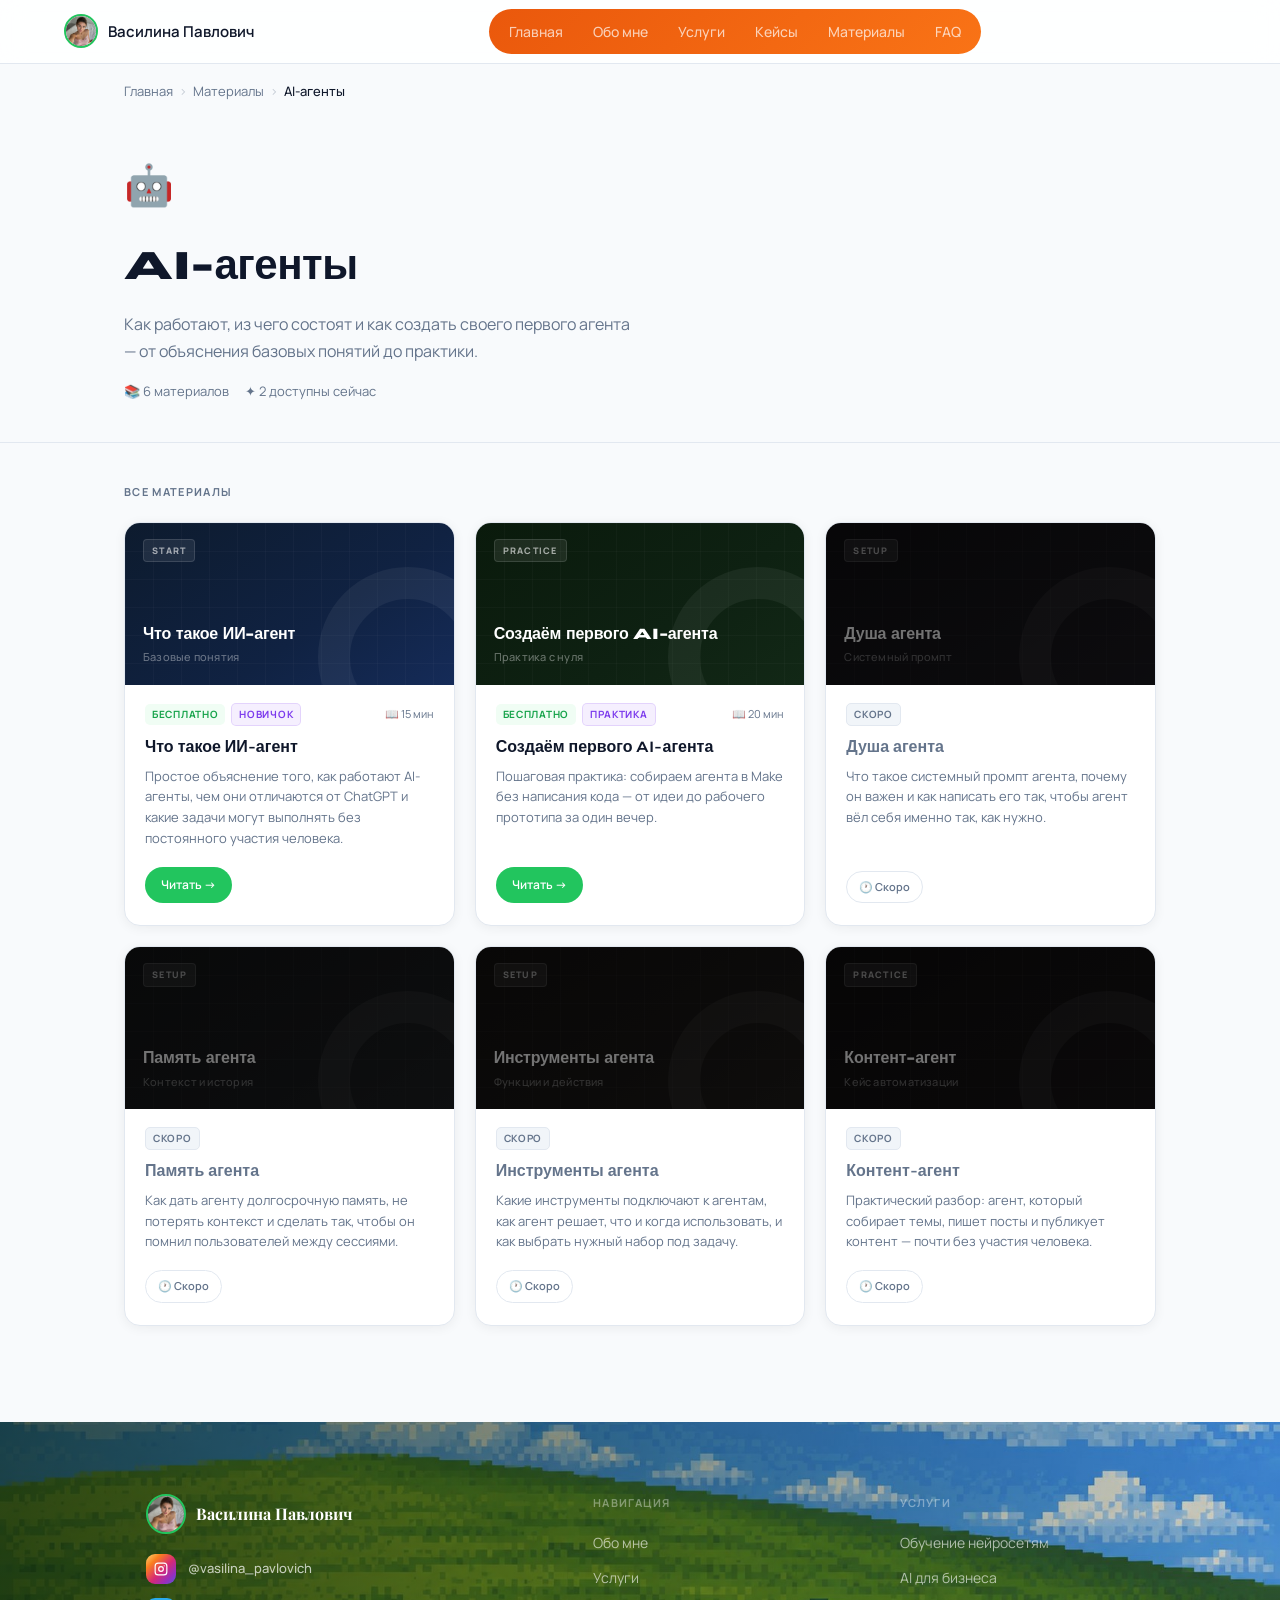
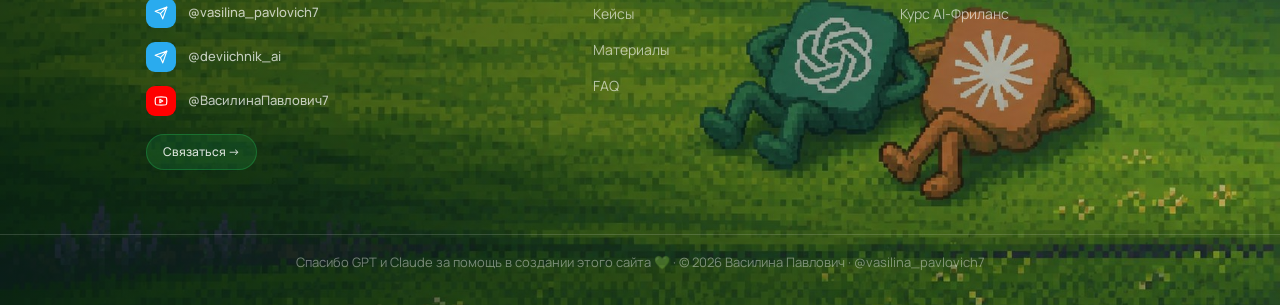
<file: materials/agents/index.html>
<!DOCTYPE html>
<html lang="ru">
<head>
<meta charset="UTF-8">
<meta name="viewport" content="width=device-width, initial-scale=1.0">
<title>AI-агенты — Материалы | Василина Павлович</title>
<meta name="description" content="Гайды и статьи об AI-агентах: что это такое, как создать и какие задачи они выполняют без участия человека.">
<link rel="preconnect" href="https://fonts.googleapis.com">
<link href="https://fonts.googleapis.com/css2?family=Playfair+Display:ital,wght@0,700;1,400;1,700&family=Manrope:wght@400;500;600&family=Syne:wght@700;800&family=Lora:ital,wght@1,400;1,600&display=swap" rel="stylesheet">
<link rel="stylesheet" href="../../style.css">
<!-- Yandex.Metrika counter -->
<script type="text/javascript">
   (function(m,e,t,r,i,k,a){m[i]=m[i]||function(){(m[i].a=m[i].a||[]).push(arguments)};
   m[i].l=1*new Date();
   for (var j = 0; j < document.scripts.length; j++) {if (document.scripts[j].src === r) { return; }}
   k=e.createElement(t),a=e.getElementsByTagName(t)[0],k.async=1,k.src=r,a.parentNode.insertBefore(k,a)})
   (window, document, "script", "https://mc.yandex.ru/metrika/tag.js", "ym");
   ym(109718069, "init", { clickmap:true, trackLinks:true, accurateTrackBounce:true });
</script>
<noscript><div><img src="https://mc.yandex.ru/watch/109718069" style="position:absolute; left:-9999px;" alt="" /></div></noscript>
<!-- /Yandex.Metrika counter -->
<style>
/* ---- PAGE LAYOUT ---- */
.lib-page { background: var(--bg); min-height: 100vh; }

/* Breadcrumbs */
.lib-topbar {
  background: var(--bg);
  border-bottom: 1px solid var(--border);
  padding-top: 64px;
}
.lib-inner { max-width: 1080px; margin: 0 auto; padding: 0 24px; }
.lib-breadcrumbs {
  display: flex;
  align-items: center;
  gap: 6px;
  padding: 16px 0;
  font-size: 13px;
  color: var(--text-secondary);
  flex-wrap: wrap;
}
.lib-breadcrumbs a { color: var(--text-secondary); text-decoration: none; transition: color 0.2s; }
.lib-breadcrumbs a:hover { color: var(--green-dark); }
.lib-breadcrumbs-sep { opacity: 0.35; }
.lib-breadcrumbs-current { color: var(--text-primary); font-weight: 500; }

/* Hero */
.lib-hero { padding: 32px 0 40px; }
.lib-hero-eyebrow { font-size: 40px; display: block; margin-bottom: 12px; }
.lib-hero h1 {
  font-family: 'Syne', sans-serif;
  font-size: clamp(28px, 4vw, 42px);
  font-weight: 800;
  color: var(--text-primary);
  letter-spacing: -0.5px;
  margin: 0 0 10px;
}
.lib-hero-desc { font-size: 16px; color: var(--text-secondary); line-height: 1.65; margin: 0; max-width: 520px; }
.lib-hero-meta { display: flex; align-items: center; gap: 16px; margin-top: 16px; flex-wrap: wrap; }
.lib-hero-meta-item { font-size: 13px; color: var(--text-secondary); display: flex; align-items: center; gap: 5px; }

/* Section */
.lib-section { padding: 40px 0 96px; }
.lib-section-label {
  font-size: 11px; font-weight: 700; letter-spacing: 0.12em; text-transform: uppercase;
  color: var(--text-secondary); margin-bottom: 20px; display: block;
}

/* ---- CARD GRID ---- */
.lib-grid {
  display: grid;
  grid-template-columns: repeat(3, 1fr);
  gap: 20px;
}

/* Card base */
.lib-card {
  background: var(--bg-card);
  border: 1px solid var(--border);
  border-radius: 16px;
  overflow: hidden;
  box-shadow: 0 2px 12px rgba(0,0,0,0.06);
  display: flex;
  flex-direction: column;
  transition: box-shadow 0.25s ease, transform 0.25s ease;
  text-decoration: none;
  color: inherit;
}
a.lib-card:hover {
  box-shadow: 0 8px 32px rgba(0,0,0,0.12);
  transform: translateY(-4px);
}
div.lib-card { cursor: default; }

/* Cover — text-based guide preview */
.lib-cover {
  height: 162px;
  padding: 16px 18px 18px;
  display: flex;
  flex-direction: column;
  justify-content: space-between;
  position: relative;
  overflow: hidden;
  flex-shrink: 0;
}
/* Grid pattern */
.lib-cover::after {
  content: '';
  position: absolute;
  inset: 0;
  background-image:
    linear-gradient(rgba(255,255,255,0.025) 1px, transparent 1px),
    linear-gradient(90deg, rgba(255,255,255,0.025) 1px, transparent 1px);
  background-size: 28px 28px;
  pointer-events: none;
  z-index: 0;
}
/* Decorative circle — bottom-right */
.lib-cover::before {
  content: '';
  position: absolute;
  width: 180px;
  height: 180px;
  border-radius: 50%;
  border: 32px solid rgba(255,255,255,0.055);
  bottom: -62px;
  right: -44px;
  pointer-events: none;
  z-index: 0;
}

/* Badge — type label */
.lib-cover-badge {
  display: inline-flex;
  align-self: flex-start;
  font-size: 9px;
  font-weight: 800;
  letter-spacing: 0.14em;
  text-transform: uppercase;
  color: rgba(255,255,255,0.6);
  background: rgba(255,255,255,0.08);
  border: 1px solid rgba(255,255,255,0.12);
  border-radius: 4px;
  padding: 3px 8px;
  position: relative;
  z-index: 1;
}

/* Cover text */
.lib-cover-text { position: relative; z-index: 1; }
.lib-cover-title {
  font-family: 'Syne', sans-serif;
  font-size: 16px;
  font-weight: 800;
  color: #fff;
  line-height: 1.2;
  margin: 0 0 5px;
  letter-spacing: -0.2px;
}
.lib-cover-sub {
  font-size: 11px;
  color: rgba(255,255,255,0.38);
  margin: 0;
  font-weight: 500;
  letter-spacing: 0.02em;
}

/* Cover backgrounds — dark tinted */
.lib-cover--agents  { background: linear-gradient(145deg, #0d1b2e 0%, #102242 60%, #152b58 100%); }
.lib-cover--build   { background: linear-gradient(145deg, #0a1a0c 0%, #0e2112 60%, #122816 100%); }
.lib-cover--soul    { background: linear-gradient(145deg, #140a28 0%, #1c1136 60%, #231444 100%); }
.lib-cover--memory  { background: linear-gradient(145deg, #091520 0%, #0d1c2c 60%, #102338 100%); }
.lib-cover--tools   { background: linear-gradient(145deg, #1d0e05 0%, #271408 60%, #301a0a 100%); }
.lib-cover--content { background: linear-gradient(145deg, #17090f 0%, #200d16 60%, #280f1e 100%); }

/* Soon card — muted */
div.lib-card .lib-cover { filter: brightness(0.45) saturate(0.12); }

/* Card body */
.lib-card-body {
  padding: 18px 20px 22px;
  display: flex;
  flex-direction: column;
  gap: 8px;
  flex: 1;
}

/* Meta row */
.lib-card-meta {
  display: flex;
  align-items: center;
  gap: 6px;
  flex-wrap: wrap;
}
.lib-tag {
  display: inline-flex;
  font-size: 10px; font-weight: 700; letter-spacing: 0.07em; text-transform: uppercase;
  border-radius: 5px; padding: 2px 7px;
}
.lib-tag--free   { color: var(--green-dark); background: var(--green-light); }
.lib-tag--level  { color: #7c3aed; background: rgba(124,58,237,0.08); border: 1px solid rgba(124,58,237,0.15); }
.lib-tag--soon   { color: #64748b; background: #f1f5f9; border: 1px solid #e2e8f0; }
.lib-card-time   { font-size: 11px; color: var(--text-secondary); margin-left: auto; white-space: nowrap; }

/* Title & desc */
.lib-card-title {
  font-family: 'Syne', sans-serif;
  font-size: 16px; font-weight: 700;
  color: var(--text-primary); margin: 2px 0 0; line-height: 1.35;
}
div.lib-card .lib-card-title { color: var(--text-secondary); }
.lib-card-desc {
  font-size: 13px; color: var(--text-secondary);
  line-height: 1.6; margin: 0; flex: 1;
}

/* CTA */
.lib-card-cta {
  margin-top: 10px;
  align-self: flex-start;
  display: inline-flex; align-items: center;
  padding: 8px 16px;
  background: var(--green-main); color: #fff;
  border-radius: var(--radius-pill);
  font-size: 12px; font-weight: 600;
  transition: background 0.2s ease, transform 0.15s ease;
}
a.lib-card:hover .lib-card-cta { background: var(--green-dark); }

/* Soon pill in body */
.lib-soon-pill {
  margin-top: 10px;
  align-self: flex-start;
  display: inline-flex; align-items: center; gap: 5px;
  padding: 6px 12px;
  border: 1px solid var(--border);
  border-radius: var(--radius-pill);
  font-size: 11px; font-weight: 600; color: var(--text-secondary);
}

/* ---- RESPONSIVE ---- */
@media (max-width: 900px) {
  .lib-grid { grid-template-columns: repeat(2, 1fr); }
}
@media (max-width: 560px) {
  .lib-grid { grid-template-columns: 1fr; }
  .lib-inner { padding: 0 16px; }
  .lib-hero { padding: 24px 0 32px; }
  .lib-cover { height: 120px; }
  .lib-cover-icon { font-size: 44px; }
  .lib-section { padding: 28px 0 72px; }
}
</style>
</head>
<body class="lib-page">

<!-- NAVBAR -->
<nav class="navbar">
  <div class="nav-inner">
    <a href="https://www.instagram.com/vasilina_pavlovich" target="_blank" class="nav-logo">
      <img src="../../assets/image-1.jpg" style="width:34px;height:34px;border-radius:50%;object-fit:cover;object-position:center 10%;border:2px solid var(--green-main);flex-shrink:0" alt="Василина">
      <span class="nav-logo-text">Василина Павлович</span>
    </a>
    <div class="nav-links">
      <a href="../../index.html">Главная</a>
      <a href="../../index.html#about">Обо мне</a>
      <a href="../../index.html#uslugi">Услуги</a>
      <a href="../../index.html#results">Кейсы</a>
      <a href="../../materials.html" class="active">Материалы</a>
      <a href="../../index.html#faq">FAQ</a>
    </div>
    <div class="nav-right">
      <button class="hamburger" onclick="toggleMenu()" aria-label="Меню">
        <span></span><span></span><span></span>
      </button>
    </div>
  </div>
</nav>
<div class="mobile-menu" id="mobileMenu">
  <a href="../../index.html" onclick="closeMenu()">Главная</a>
  <a href="../../index.html#about" onclick="closeMenu()">Обо мне</a>
  <a href="../../index.html#uslugi" onclick="closeMenu()">Услуги</a>
  <a href="../../index.html#results" onclick="closeMenu()">Кейсы</a>
  <a href="../../materials.html" onclick="closeMenu()">Материалы</a>
  <a href="../../index.html#faq" onclick="closeMenu()">FAQ</a>
  <a href="https://t.me/vasilina_pavlovich7" target="_blank" class="btn-pill btn-blue" style="margin-top:4px;justify-content:center">Написать в Telegram</a>
</div>

<!-- TOPBAR: breadcrumbs + hero -->
<div class="lib-topbar">
  <div class="lib-inner">
    <nav class="lib-breadcrumbs">
      <a href="../../index.html">Главная</a>
      <span class="lib-breadcrumbs-sep">›</span>
      <a href="../../materials.html">Материалы</a>
      <span class="lib-breadcrumbs-sep">›</span>
      <span class="lib-breadcrumbs-current">AI-агенты</span>
    </nav>
    <div class="lib-hero">
      <span class="lib-hero-eyebrow">🤖</span>
      <h1>AI-агенты</h1>
      <p class="lib-hero-desc">Как работают, из чего состоят и как создать своего первого агента — от объяснения базовых понятий до практики.</p>
      <div class="lib-hero-meta">
        <span class="lib-hero-meta-item">📚 6 материалов</span>
        <span class="lib-hero-meta-item">✦ 2 доступны сейчас</span>
      </div>
    </div>
  </div>
</div>

<!-- GRID -->
<div class="lib-page">
  <div class="lib-inner">
    <section class="lib-section">
      <span class="lib-section-label">Все материалы</span>
      <div class="lib-grid">

        <!-- 1. Что такое ИИ-агент — ACTIVE -->
        <a href="what-is-ai-agent.html" class="lib-card">
          <div class="lib-cover lib-cover--agents">
            <span class="lib-cover-badge">Start</span>
            <div class="lib-cover-text">
              <p class="lib-cover-title">Что такое ИИ-агент</p>
              <p class="lib-cover-sub">Базовые понятия</p>
            </div>
          </div>
          <div class="lib-card-body">
            <div class="lib-card-meta">
              <span class="lib-tag lib-tag--free">Бесплатно</span>
              <span class="lib-tag lib-tag--level">Новичок</span>
              <span class="lib-card-time">📖 15 мин</span>
            </div>
            <h3 class="lib-card-title">Что такое ИИ-агент</h3>
            <p class="lib-card-desc">Простое объяснение того, как работают AI-агенты, чем они отличаются от ChatGPT и какие задачи могут выполнять без постоянного участия человека.</p>
            <span class="lib-card-cta">Читать →</span>
          </div>
        </a>

        <!-- 2. Создаём первого AI-агента — ACTIVE -->
        <a href="build-first-ai-agent.html" class="lib-card">
          <div class="lib-cover lib-cover--build">
            <span class="lib-cover-badge">Practice</span>
            <div class="lib-cover-text">
              <p class="lib-cover-title">Создаём первого AI-агента</p>
              <p class="lib-cover-sub">Практика с нуля</p>
            </div>
          </div>
          <div class="lib-card-body">
            <div class="lib-card-meta">
              <span class="lib-tag lib-tag--free">Бесплатно</span>
              <span class="lib-tag lib-tag--level">Практика</span>
              <span class="lib-card-time">📖 20 мин</span>
            </div>
            <h3 class="lib-card-title">Создаём первого AI-агента</h3>
            <p class="lib-card-desc">Пошаговая практика: собираем агента в Make без написания кода — от идеи до рабочего прототипа за один вечер.</p>
            <span class="lib-card-cta">Читать →</span>
          </div>
        </a>

        <!-- 3. Душа агента — SOON -->
        <div class="lib-card">
          <div class="lib-cover lib-cover--soul">
            <span class="lib-cover-badge">Setup</span>
            <div class="lib-cover-text">
              <p class="lib-cover-title">Душа агента</p>
              <p class="lib-cover-sub">Системный промпт</p>
            </div>
          </div>
          <div class="lib-card-body">
            <div class="lib-card-meta">
              <span class="lib-tag lib-tag--soon">Скоро</span>
            </div>
            <h3 class="lib-card-title">Душа агента</h3>
            <p class="lib-card-desc">Что такое системный промпт агента, почему он важен и как написать его так, чтобы агент вёл себя именно так, как нужно.</p>
            <span class="lib-soon-pill">🕐 Скоро</span>
          </div>
        </div>

        <!-- 4. Память агента — SOON -->
        <div class="lib-card">
          <div class="lib-cover lib-cover--memory">
            <span class="lib-cover-badge">Setup</span>
            <div class="lib-cover-text">
              <p class="lib-cover-title">Память агента</p>
              <p class="lib-cover-sub">Контекст и история</p>
            </div>
          </div>
          <div class="lib-card-body">
            <div class="lib-card-meta">
              <span class="lib-tag lib-tag--soon">Скоро</span>
            </div>
            <h3 class="lib-card-title">Память агента</h3>
            <p class="lib-card-desc">Как дать агенту долгосрочную память, не потерять контекст и сделать так, чтобы он помнил пользователей между сессиями.</p>
            <span class="lib-soon-pill">🕐 Скоро</span>
          </div>
        </div>

        <!-- 5. Инструменты агента — SOON -->
        <div class="lib-card">
          <div class="lib-cover lib-cover--tools">
            <span class="lib-cover-badge">Setup</span>
            <div class="lib-cover-text">
              <p class="lib-cover-title">Инструменты агента</p>
              <p class="lib-cover-sub">Функции и действия</p>
            </div>
          </div>
          <div class="lib-card-body">
            <div class="lib-card-meta">
              <span class="lib-tag lib-tag--soon">Скоро</span>
            </div>
            <h3 class="lib-card-title">Инструменты агента</h3>
            <p class="lib-card-desc">Какие инструменты подключают к агентам, как агент решает, что и когда использовать, и как выбрать нужный набор под задачу.</p>
            <span class="lib-soon-pill">🕐 Скоро</span>
          </div>
        </div>

        <!-- 6. Контент-агент — SOON -->
        <div class="lib-card">
          <div class="lib-cover lib-cover--content">
            <span class="lib-cover-badge">Practice</span>
            <div class="lib-cover-text">
              <p class="lib-cover-title">Контент-агент</p>
              <p class="lib-cover-sub">Кейс автоматизации</p>
            </div>
          </div>
          <div class="lib-card-body">
            <div class="lib-card-meta">
              <span class="lib-tag lib-tag--soon">Скоро</span>
            </div>
            <h3 class="lib-card-title">Контент-агент</h3>
            <p class="lib-card-desc">Практический разбор: агент, который собирает темы, пишет посты и публикует контент — почти без участия человека.</p>
            <span class="lib-soon-pill">🕐 Скоро</span>
          </div>
        </div>

      </div>
    </section>
  </div>
</div>

<!-- FOOTER -->
<footer>
  <div class="footer-overlay"></div>
  <div class="footer-inner">
    <div>
      <div class="footer-logo">
        <img src="../../assets/image-3.jpg" style="width:40px;height:40px;border-radius:50%;object-fit:cover;object-position:center 10%;border:2px solid var(--green-main)" alt="Василина">
        <span class="footer-logo-text">Василина Павлович</span>
      </div>
      <div class="footer-socials">
        <a href="https://instagram.com/vasilina_pavlovich" target="_blank" class="footer-social-link">
          <span class="footer-soc-badge footer-soc-badge--instagram">
            <svg class="footer-soc-icon" viewBox="0 0 24 24" fill="none" stroke="white" stroke-width="2" stroke-linecap="round" stroke-linejoin="round"><rect x="2" y="2" width="20" height="20" rx="5"/><circle cx="12" cy="12" r="4"/><circle cx="17.5" cy="6.5" r="1" fill="white" stroke="none"/></svg>
          </span>
          <span class="footer-soc-handle">@vasilina_pavlovich</span>
        </a>
        <a href="https://t.me/vasilina_pavlovich7" target="_blank" class="footer-social-link">
          <span class="footer-soc-badge footer-soc-badge--telegram">
            <svg class="footer-soc-icon" viewBox="0 0 24 24" fill="none" stroke="white" stroke-width="2" stroke-linecap="round" stroke-linejoin="round"><path d="m22 2-7 20-4-9-9-4 20-7z"/><path d="M22 2 11 13"/></svg>
          </span>
          <span class="footer-soc-handle">@vasilina_pavlovich7</span>
        </a>
        <a href="https://t.me/deviichnik_ai" target="_blank" class="footer-social-link">
          <span class="footer-soc-badge footer-soc-badge--telegram">
            <svg class="footer-soc-icon" viewBox="0 0 24 24" fill="none" stroke="white" stroke-width="2" stroke-linecap="round" stroke-linejoin="round"><path d="m22 2-7 20-4-9-9-4 20-7z"/><path d="M22 2 11 13"/></svg>
          </span>
          <span class="footer-soc-handle">@deviichnik_ai</span>
        </a>
        <a href="https://www.youtube.com/@ВасилинаПавлович7" target="_blank" class="footer-social-link">
          <span class="footer-soc-badge footer-soc-badge--youtube">
            <svg class="footer-soc-icon" viewBox="0 0 24 24" fill="none" stroke="white" stroke-width="2" stroke-linecap="round" stroke-linejoin="round"><path d="M2.5 17a24.12 24.12 0 0 1 0-10 2 2 0 0 1 1.4-1.4 49.56 49.56 0 0 1 16.2 0A2 2 0 0 1 21.5 7a24.12 24.12 0 0 1 0 10 2 2 0 0 1-1.4 1.4 49.55 49.55 0 0 1-16.2 0A2 2 0 0 1 2.5 17"/><path d="m10 15 5-3-5-3z"/></svg>
          </span>
          <span class="footer-soc-handle">@ВасилинаПавлович7</span>
        </a>
      </div>
      <a href="https://t.me/vasilina_pavlovich7" target="_blank" class="btn-footer-cta">Связаться →</a>
    </div>
    <div class="footer-links-col">
      <h4>Навигация</h4>
      <a href="../../index.html#about">Обо мне</a>
      <a href="../../index.html#uslugi">Услуги</a>
      <a href="../../index.html#results">Кейсы</a>
      <a href="../../materials.html">Материалы</a>
      <a href="../../index.html#faq">FAQ</a>
    </div>
    <div class="footer-links-col">
      <h4>Услуги</h4>
      <a href="../../index.html#obuchenie">Обучение нейросетям</a>
      <a href="../../index.html#biznes">AI для бизнеса</a>
      <a href="../../index.html#kurs">Курс AI-Фриланс</a>
    </div>
  </div>
  <div class="footer-bottom">Спасибо GPT и Claude за помощь в создании этого сайта 💚 · © 2026 Василина Павлович · @vasilina_pavlovich7</div>
</footer>

<script>
function toggleMenu(){document.getElementById('mobileMenu').classList.toggle('open')}
function closeMenu(){document.getElementById('mobileMenu').classList.remove('open')}
</script>
</body>
</html>
</file>
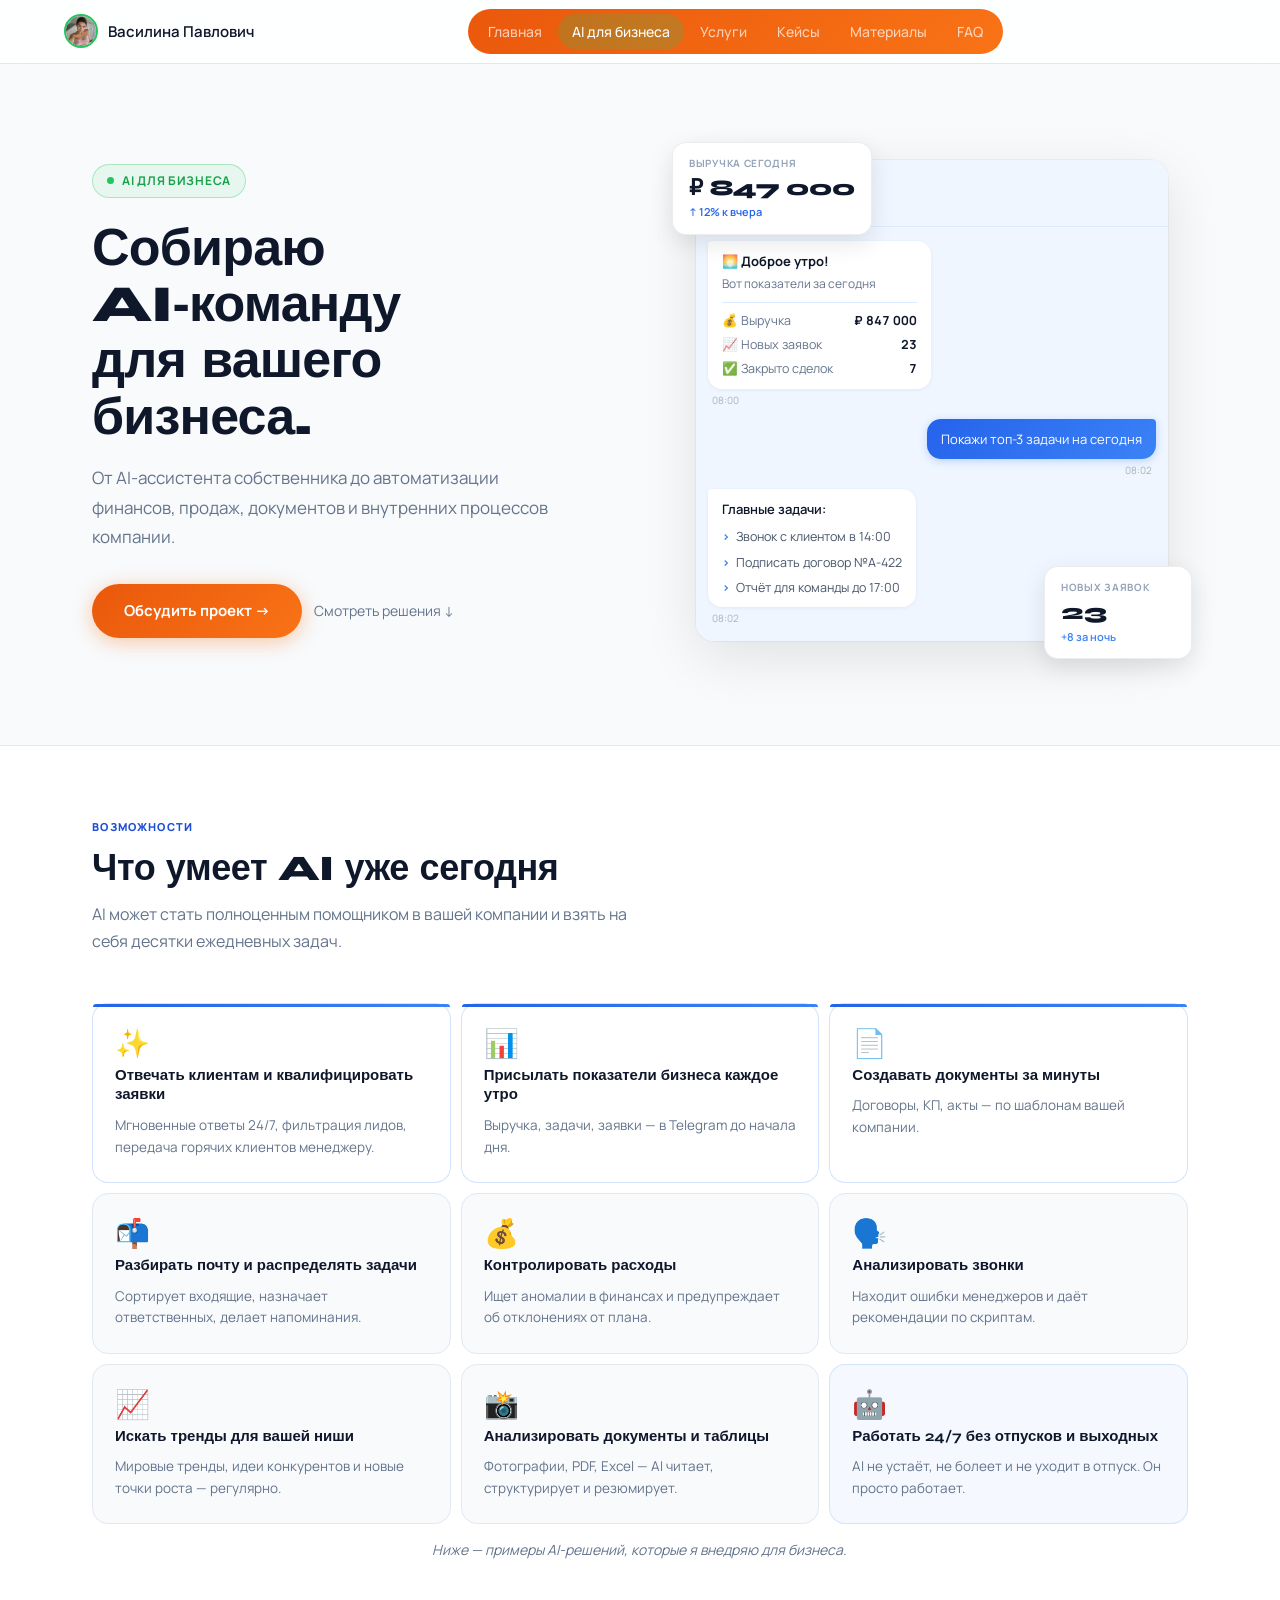
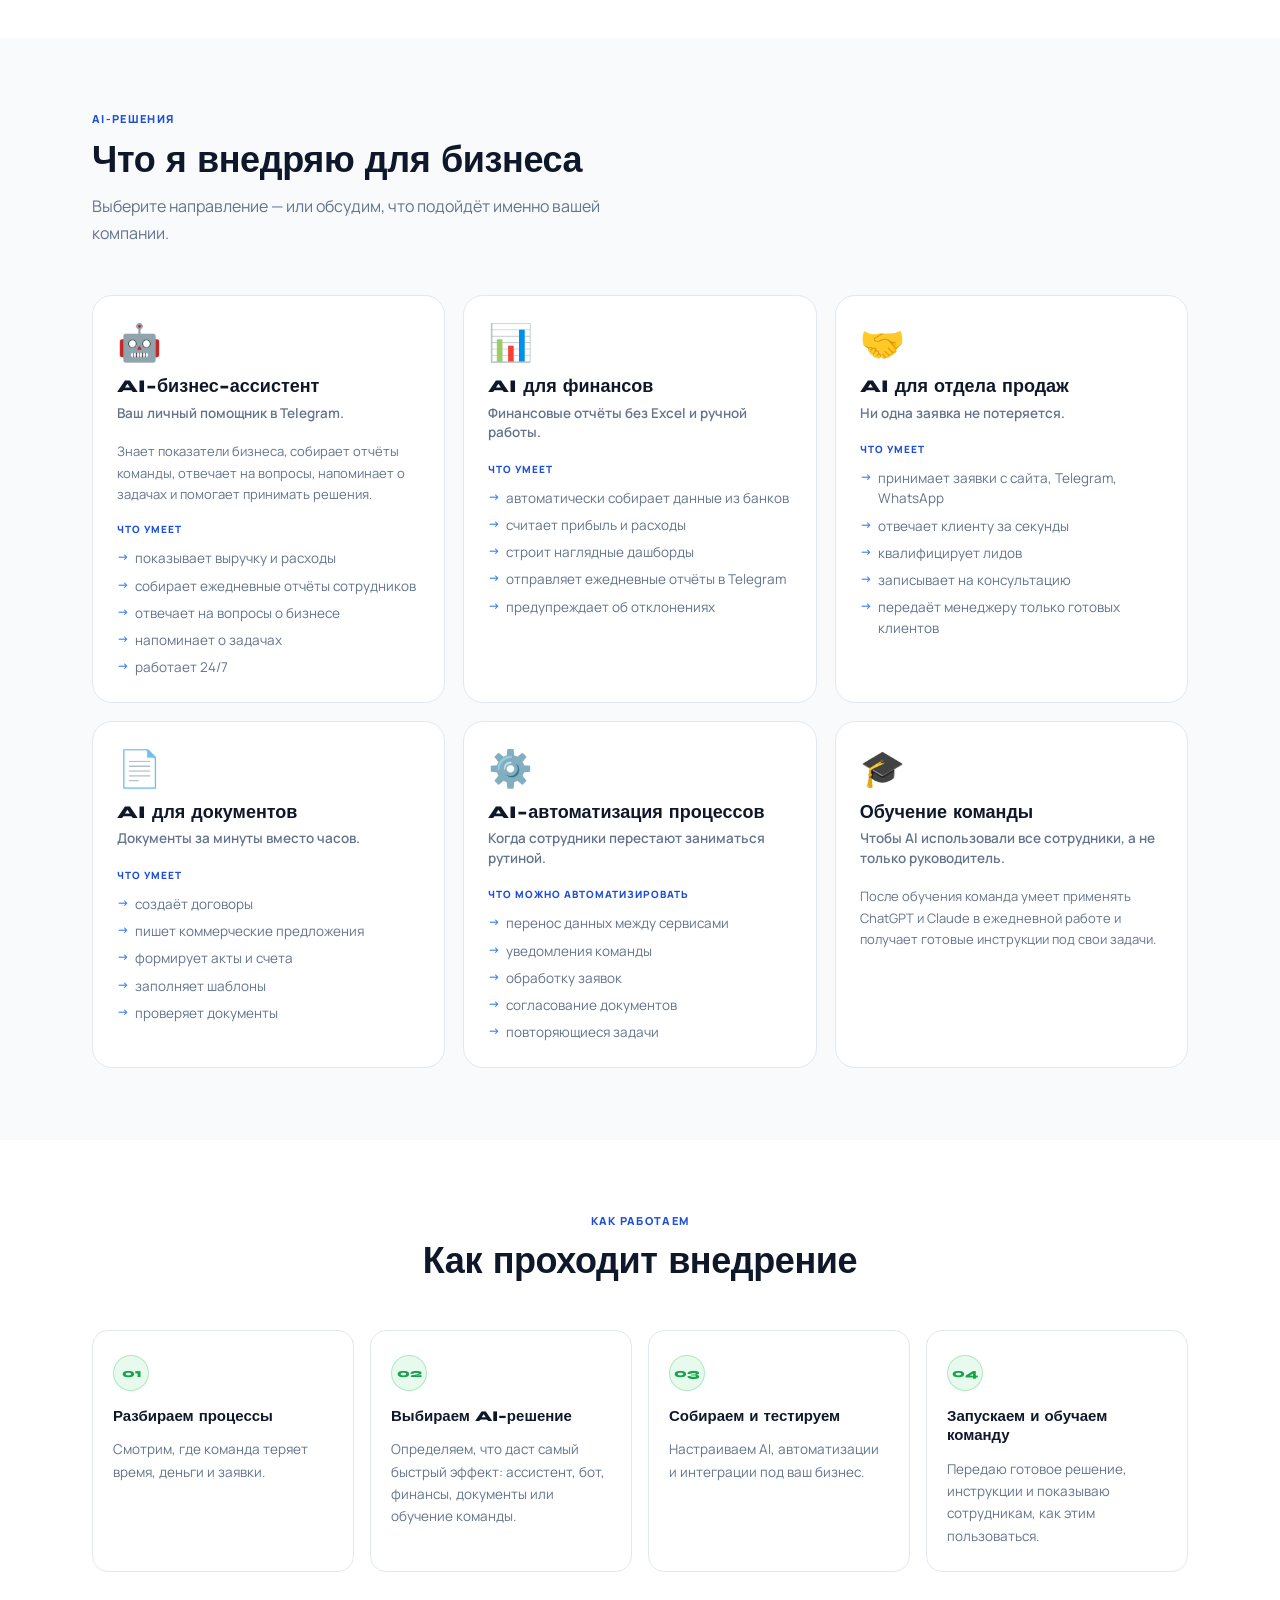
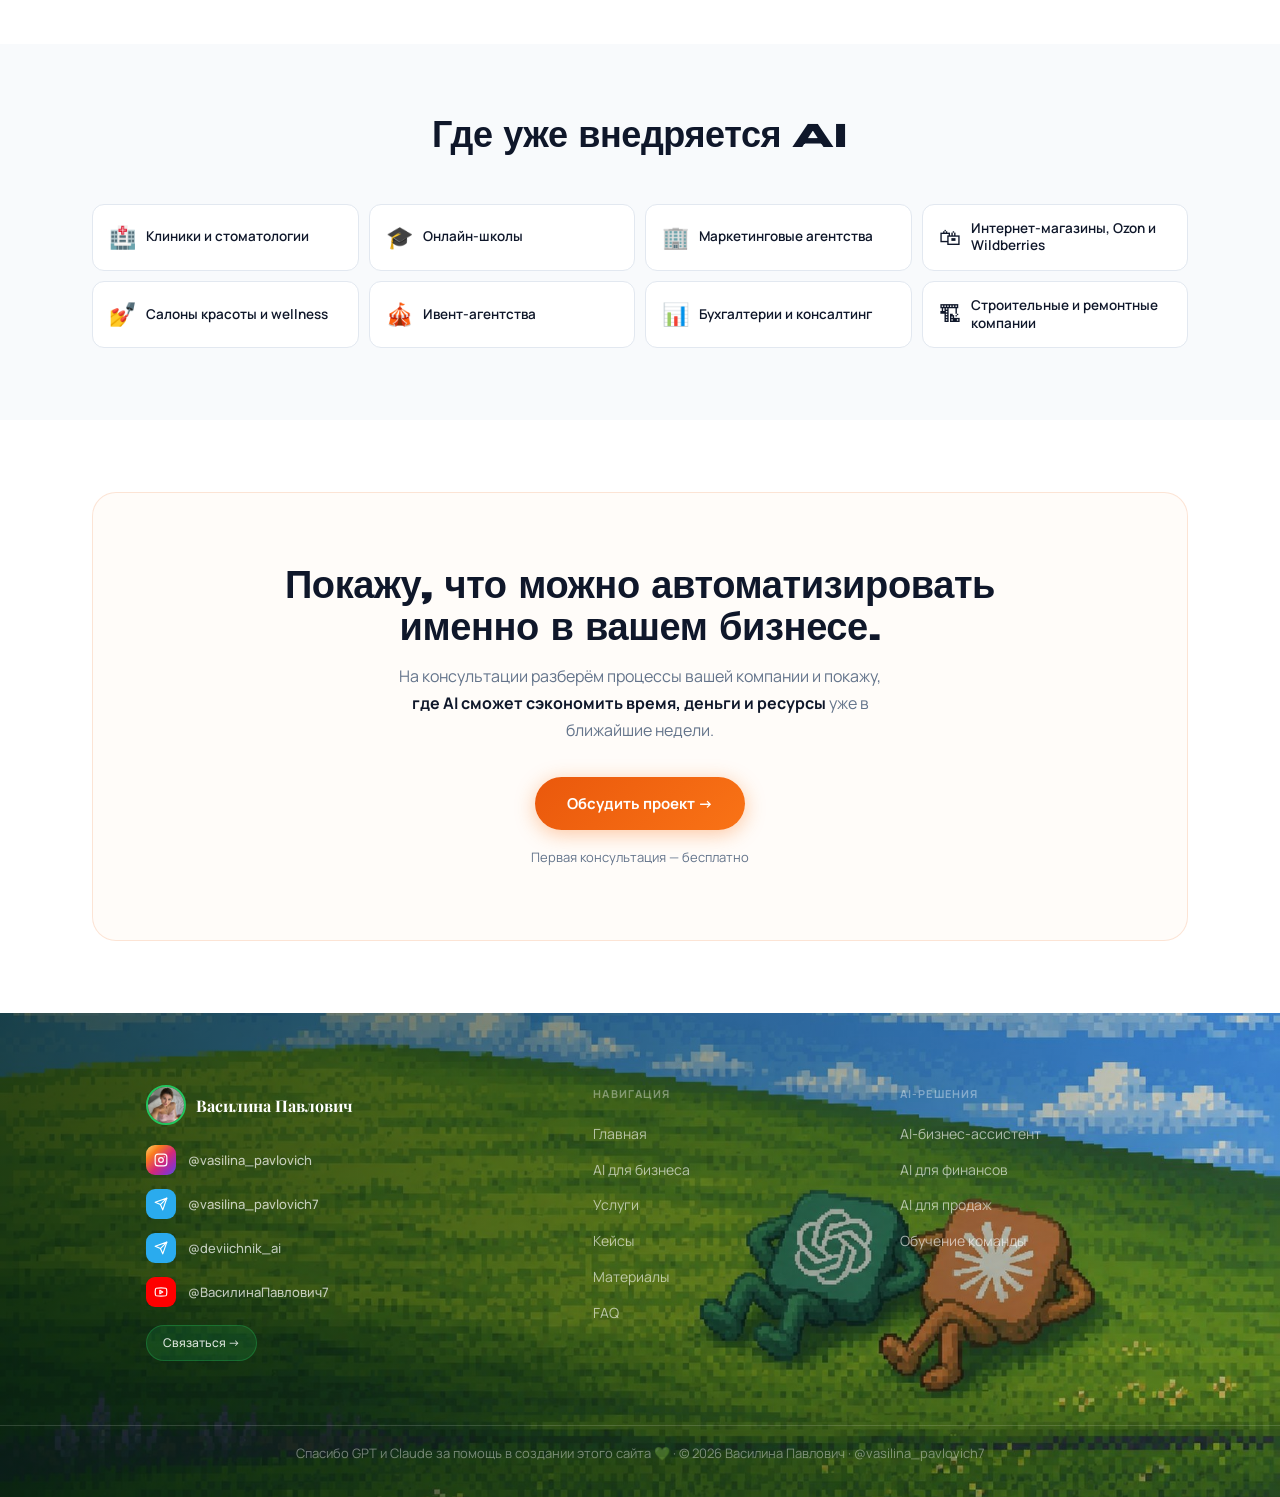
<file: business.html>
<!DOCTYPE html>
<html lang="ru">
<head>
<meta charset="UTF-8">
<meta name="viewport" content="width=device-width, initial-scale=1.0">
<title>AI для бизнеса — под ключ | Василина Павлович</title>
<meta name="description" content="Собираю AI-команду для вашего бизнеса: ассистент собственника, автоматизация финансов, продаж, документов и внутренних процессов.">
<meta property="og:title" content="AI для бизнеса — под ключ | Василина Павлович">
<meta property="og:description" content="От AI-ассистента собственника до автоматизации финансов, продаж и документов.">
<meta property="og:type" content="website">
<link rel="preconnect" href="https://fonts.googleapis.com">
<link href="https://fonts.googleapis.com/css2?family=Playfair+Display:ital,wght@0,700;1,400&family=Manrope:wght@400;500;600&family=Syne:wght@700;800&family=Lora:ital,wght@1,400&display=swap" rel="stylesheet">
<link rel="stylesheet" href="style.css">
<script type="text/javascript">
   (function(m,e,t,r,i,k,a){m[i]=m[i]||function(){(m[i].a=m[i].a||[]).push(arguments)};
   m[i].l=1*new Date();
   for (var j = 0; j < document.scripts.length; j++) {if (document.scripts[j].src === r) { return; }}
   k=e.createElement(t),a=e.getElementsByTagName(t)[0],k.async=1,k.src=r,a.parentNode.insertBefore(k,a)})
   (window, document, "script", "https://mc.yandex.ru/metrika/tag.js", "ym");
   ym(109718069, "init", { clickmap:true, trackLinks:true, accurateTrackBounce:true });
</script>
<noscript><div><img src="https://mc.yandex.ru/watch/109718069" style="position:absolute; left:-9999px;" alt=""></div></noscript>
<style>
/* ─── GREEN TOKENS (this page only) ─── */
/* primary: #3b82f6  dark: #2563eb  darker: #1d4ed8 */

/* ===== SCROLL ANIMATION ===== */
.sf { opacity: 0; transform: translateY(28px); transition: opacity 0.65s ease, transform 0.65s ease; }
.sf.sf--delay-1 { transition-delay: 0.1s; }
.sf.sf--delay-2 { transition-delay: 0.2s; }
.sf.sf--delay-3 { transition-delay: 0.3s; }
.sf.sf--delay-4 { transition-delay: 0.4s; }
.sf.visible { opacity: 1; transform: translateY(0); }

/* ===== HERO ===== */
.bh-hero {
  padding-top: 64px;
  background: var(--bg);
  border-bottom: 1px solid var(--border);
  overflow: hidden;
}
.bh-hero-inner {
  max-width: 1160px;
  margin: 0 auto;
  padding: 72px 32px 80px;
  display: grid;
  grid-template-columns: 1fr 1fr;
  gap: 72px;
  align-items: center;
}
.bh-tag {
  display: inline-flex;
  align-items: center;
  gap: 8px;
  background: rgba(34,197,94,0.07);
  border: 1px solid rgba(34,197,94,0.32);
  color: #16a34a;
  padding: 6px 14px;
  border-radius: 999px;
  font-size: 12px;
  font-weight: 700;
  letter-spacing: 0.06em;
  text-transform: uppercase;
  margin-bottom: 22px;
}
.bh-tag-dot {
  width: 7px; height: 7px;
  border-radius: 50%;
  background: #22c55e;
  animation: bh-pulse 2s ease-in-out infinite;
}
@keyframes bh-pulse { 0%,100%{opacity:1}50%{opacity:0.4} }

.bh-hero-h1 {
  font-family: 'Syne', sans-serif;
  font-size: clamp(30px, 4.5vw, 52px);
  font-weight: 800;
  color: var(--text-primary);
  letter-spacing: -0.8px;
  margin: 0 0 18px;
  line-height: 1.08;
}
.bh-hero-desc {
  font-size: 17px;
  line-height: 1.75;
  color: var(--text-secondary);
  margin: 0 0 32px;
  max-width: 480px;
}
.bh-hero-ctas { display: flex; gap: 12px; flex-wrap: wrap; align-items: center; }
.bh-hero-link {
  font-size: 14px;
  color: var(--text-secondary);
  text-decoration: none;
  display: inline-flex;
  align-items: center;
  gap: 4px;
  transition: color 0.2s;
}
.bh-hero-link:hover { color: var(--text-primary); }

/* ===== TELEGRAM MOCK ===== */
.bh-visual { position: relative; padding: 24px 20px 24px 20px; }
.bh-tg-card {
  background: #fff;
  border-radius: 18px;
  overflow: hidden;
  box-shadow: 0 16px 56px rgba(0,0,0,0.1), 0 0 0 1px rgba(0,0,0,0.04);
  position: relative;
  z-index: 1;
}
.bh-tg-header {
  background: #eff6ff;
  padding: 14px 18px;
  display: flex;
  align-items: center;
  gap: 12px;
  border-bottom: 1px solid #dbeafe;
}
.bh-tg-ava {
  width: 38px; height: 38px;
  border-radius: 50%;
  background: linear-gradient(135deg, #3b82f6, #2563eb);
  display: flex; align-items: center; justify-content: center;
  font-size: 18px; flex-shrink: 0;
}
.bh-tg-hname { color: #0f172a; font-size: 14px; font-weight: 600; line-height: 1.2; }
.bh-tg-hstatus { color: #3b82f6; font-size: 11px; margin-top: 1px; font-weight: 500; }
.bh-tg-body {
  padding: 14px 12px;
  background: #eff6ff;
  display: flex;
  flex-direction: column;
  gap: 10px;
  min-height: 270px;
}
.bh-tg-msg { display: flex; flex-direction: column; }
.bh-tg-msg--in { align-items: flex-start; }
.bh-tg-msg--out { align-items: flex-end; }
.bh-tg-bubble {
  max-width: 86%;
  padding: 10px 14px;
  font-size: 13px;
  line-height: 1.55;
}
.bh-tg-msg--in .bh-tg-bubble {
  background: #fff;
  color: #1e293b;
  border-radius: 4px 14px 14px 14px;
  box-shadow: 0 1px 4px rgba(0,0,0,0.06);
}
.bh-tg-msg--out .bh-tg-bubble {
  background: linear-gradient(135deg, #2563eb, #3b82f6);
  color: #fff;
  border-radius: 14px 4px 14px 14px;
  box-shadow: 0 2px 8px rgba(59,130,246,0.3);
}
.bh-tg-metrics {
  display: flex; flex-direction: column; gap: 5px; margin-top: 8px;
  padding-top: 8px;
  border-top: 1px solid #dbeafe;
}
.bh-tg-metric {
  display: flex; align-items: center; justify-content: space-between;
  gap: 8px; font-size: 12.5px; color: #64748b;
  font-variant-numeric: tabular-nums;
}
.bh-tg-metric strong { color: #0f172a; font-weight: 700; min-width: 76px; text-align: right; font-variant-numeric: tabular-nums; }
.bh-tg-tasks { display: flex; flex-direction: column; gap: 6px; margin-top: 6px; }
.bh-tg-task {
  font-size: 12.5px; color: #475569;
  display: flex; align-items: flex-start; gap: 6px;
}
.bh-tg-task::before { content: '›'; color: #3b82f6; font-weight: 700; flex-shrink: 0; }
.bh-tg-time { font-size: 10px; color: rgba(0,0,0,0.28); margin-top: 3px; padding: 0 4px; }

/* Floating stat cards */
.bh-float {
  position: absolute;
  background: #fff;
  border: 1px solid rgba(0,0,0,0.07);
  border-radius: 14px;
  padding: 12px 16px;
  box-shadow: 0 8px 24px rgba(0,0,0,0.1);
  z-index: 3;
  min-width: 148px;
}
.bh-float--tl {
  top: 6px; left: -4px;
  animation: bh-float-a 5s ease-in-out infinite;
}
.bh-float--br {
  bottom: 6px; right: -4px;
  animation: bh-float-b 5s ease-in-out infinite 2.5s;
}
@keyframes bh-float-a { 0%,100%{transform:translateY(0)} 50%{transform:translateY(-7px)} }
@keyframes bh-float-b { 0%,100%{transform:translateY(0)} 50%{transform:translateY(-5px)} }
.bh-float-label { font-size: 10px; font-weight: 700; text-transform: uppercase; letter-spacing: 0.07em; color: #94a3b8; margin-bottom: 4px; }
.bh-float-val { font-family: 'Syne', sans-serif; font-size: 22px; font-weight: 800; color: #0f172a; line-height: 1.1; font-variant-numeric: tabular-nums; }
.bh-float-delta { font-size: 11px; font-weight: 600; margin-top: 3px; }
.bh-float-delta--up { color: #2563eb; }
.bh-float-delta--pos { color: #3b82f6; }

/* ===== SHARED LAYOUT ===== */
.bh-section { padding: 72px 0; }
.bh-section--white { background: #fff; }
.bh-section--light { background: var(--bg); }
.bh-container { max-width: 1160px; margin: 0 auto; padding: 0 32px; }
.bh-eyebrow {
  font-size: 11px; font-weight: 800; letter-spacing: 0.12em; text-transform: uppercase;
  color: #1d4ed8; display: block; margin-bottom: 12px;
}
.bh-h2 {
  font-family: 'Syne', sans-serif;
  font-size: clamp(24px, 3.2vw, 36px);
  font-weight: 800;
  color: var(--text-primary);
  letter-spacing: -0.4px;
  margin: 0 0 12px;
  line-height: 1.1;
}
.bh-sub {
  font-size: 16px; color: var(--text-secondary); line-height: 1.7; margin: 0; max-width: 540px;
}
.bh-sub--center { text-align: center; margin: 0 auto; }
.bh-section-head { margin-bottom: 48px; }
.bh-section-head--center { text-align: center; }

/* ===== BENTO (Capabilities) ===== */
.bh-bento {
  display: grid;
  grid-template-columns: repeat(3, 1fr);
  gap: 10px;
}
.bh-bento-item {
  background: var(--bg);
  border: 1px solid var(--border);
  border-radius: 16px;
  padding: 24px 22px;
  display: flex;
  flex-direction: column;
  gap: 10px;
  transition: transform 0.25s ease, box-shadow 0.25s ease, border-color 0.25s ease;
  cursor: default;
}
.bh-bento-item:hover {
  transform: translateY(-3px);
  box-shadow: 0 10px 28px rgba(0,0,0,0.07);
  border-color: rgba(59,130,246,0.22);
}
.bh-bento-item--featured {
  background: #fff;
  border-color: rgba(59,130,246,0.22);
  position: relative;
}
.bh-bento-item--featured::before {
  content: '';
  position: absolute;
  top: 0; left: 0; right: 0;
  height: 3px;
  border-radius: 16px 16px 0 0;
  background: linear-gradient(90deg, #2563eb, #3b82f6);
}
.bh-bento-item--accent {
  background: rgba(59,130,246,0.05);
  border-color: rgba(59,130,246,0.18);
}
.bh-bento-emoji { font-size: 28px; line-height: 1; display: block; }
.bh-bento-title {
  font-family: 'Syne', sans-serif;
  font-size: 15px; font-weight: 700;
  color: var(--text-primary); margin: 0; line-height: 1.3;
}
.bh-bento-desc { font-size: 13.5px; color: var(--text-secondary); line-height: 1.6; margin: 0; }
.bh-bento-footer {
  grid-column: span 3;
  text-align: center;
  padding: 4px 0;
  font-size: 14px;
  color: var(--text-secondary);
  font-style: italic;
}

/* ===== SERVICE CARDS ===== */
.bh-svc-grid {
  display: grid;
  grid-template-columns: repeat(3, 1fr);
  gap: 18px;
}
.bh-svc-card {
  background: #fff;
  border: 1.5px solid var(--border);
  border-radius: 20px;
  padding: 28px 24px 24px;
  display: flex;
  flex-direction: column;
  gap: 0;
  transition: transform 0.28s ease, box-shadow 0.28s ease, border-color 0.28s ease;
  position: relative;
  overflow: hidden;
}
.bh-svc-card::before {
  content: '';
  position: absolute;
  top: 0; left: 0; right: 0;
  height: 3px;
  background: linear-gradient(90deg, #2563eb, #3b82f6);
  opacity: 0;
  transition: opacity 0.28s ease;
}
.bh-svc-card:hover {
  transform: translateY(-5px);
  box-shadow: 0 16px 40px rgba(59,130,246,0.12);
  border-color: rgba(59,130,246,0.28);
}
.bh-svc-card:hover::before { opacity: 1; }
.bh-svc-icon {
  font-size: 36px; line-height: 1;
  display: block; margin-bottom: 16px;
}
.bh-svc-title {
  font-family: 'Syne', sans-serif;
  font-size: 18px; font-weight: 800;
  color: var(--text-primary); margin: 0 0 6px;
  line-height: 1.2;
}
.bh-svc-sub {
  font-size: 13.5px; color: var(--text-secondary);
  font-weight: 600; margin: 0 0 18px; line-height: 1.45;
}
.bh-svc-desc {
  font-size: 13px; color: var(--text-secondary);
  line-height: 1.65; margin: 0 0 16px;
}
.bh-svc-label {
  font-size: 10px; font-weight: 800; letter-spacing: 0.1em;
  text-transform: uppercase; color: #1d4ed8;
  display: block; margin: 0 0 10px;
}
.bh-svc-list {
  list-style: none; padding: 0; margin: 0;
  display: flex; flex-direction: column; gap: 7px;
  flex: 1;
}
.bh-svc-list li {
  font-size: 13.5px; color: var(--text-secondary);
  padding-left: 18px; position: relative; line-height: 1.5;
}
.bh-svc-list li::before {
  content: '→';
  position: absolute; left: 0;
  color: #3b82f6; font-size: 12px; font-weight: 700;
  line-height: 1.5;
}

/* ===== PROCESS (Step Cards) ===== */
.bh-steps-grid {
  display: grid;
  grid-template-columns: repeat(4, 1fr);
  gap: 16px;
}
.bh-step-card {
  background: #fff;
  border: 1.5px solid var(--border);
  border-radius: 16px;
  padding: 24px 20px;
  display: flex;
  flex-direction: column;
  gap: 12px;
  transition: box-shadow 0.22s ease, border-color 0.22s ease, transform 0.22s ease;
}
.bh-step-card:hover {
  transform: translateY(-3px);
  box-shadow: 0 8px 24px rgba(59,130,246,0.1);
  border-color: rgba(59,130,246,0.3);
}
.bh-step-badge {
  display: inline-flex;
  align-items: center;
  justify-content: center;
  width: 36px; height: 36px;
  background: rgba(34,197,94,0.1);
  border: 1.5px solid rgba(34,197,94,0.3);
  border-radius: 50%;
  font-family: 'Syne', sans-serif;
  font-size: 12px;
  font-weight: 800;
  color: #16a34a;
  letter-spacing: 0;
  flex-shrink: 0;
  margin-bottom: 4px;
}
.bh-step-title {
  font-family: 'Syne', sans-serif;
  font-size: 15px; font-weight: 800;
  color: var(--text-primary); margin: 0;
  line-height: 1.3;
}
.bh-step-desc { font-size: 13.5px; color: var(--text-secondary); line-height: 1.65; margin: 0; }

/* ===== INDUSTRIES ===== */
.bh-ind-grid {
  display: grid;
  grid-template-columns: repeat(4, 1fr);
  gap: 10px;
}
.bh-ind-item {
  background: #fff;
  border: 1px solid var(--border);
  border-radius: 12px;
  padding: 14px 16px;
  display: flex;
  align-items: center;
  gap: 10px;
  transition: all 0.22s ease;
  cursor: default;
}
.bh-ind-item:hover {
  border-color: rgba(59,130,246,0.32);
  background: rgba(59,130,246,0.03);
  transform: translateY(-2px);
  box-shadow: 0 6px 16px rgba(59,130,246,0.09);
}
.bh-ind-emoji { font-size: 22px; flex-shrink: 0; }
.bh-ind-name { font-size: 13.5px; font-weight: 600; color: var(--text-primary); line-height: 1.3; }

/* ===== LIGHT CTA ===== */
.bh-cta-light {
  padding: 72px 32px;
  text-align: center;
}
.bh-cta-h2 {
  font-family: 'Syne', sans-serif;
  font-size: clamp(22px, 3.5vw, 38px);
  font-weight: 800;
  color: var(--text-primary);
  letter-spacing: -0.4px;
  margin: 0 0 14px;
  line-height: 1.1;
}
.bh-cta-p {
  font-size: 16px;
  color: var(--text-secondary);
  max-width: 500px;
  margin: 0 auto 32px;
  line-height: 1.7;
}
.bh-cta-p strong { color: var(--text-primary); }
.bh-btn-green {
  display: inline-flex; align-items: center; gap: 6px;
  padding: 14px 32px;
  background: linear-gradient(135deg, #ea580c, #f97316);
  color: #fff; border-radius: 999px;
  font-size: 15px; font-weight: 700;
  text-decoration: none;
  box-shadow: 0 4px 20px rgba(249,115,22,0.38);
  transition: all 0.25s ease;
}
.bh-btn-green:hover {
  transform: translateY(-2px) scale(1.03);
  box-shadow: 0 8px 28px rgba(249,115,22,0.48);
  background: linear-gradient(135deg, #c2410c, #ea580c);
}
.bh-cta-note {
  margin-top: 16px;
  font-size: 13px;
  color: var(--text-secondary);
}

/* ===== RESPONSIVE ===== */
@media (max-width: 960px) {
  .bh-hero-inner { grid-template-columns: 1fr; gap: 48px; padding: 48px 24px 56px; }
  .bh-visual { display: none; }
  .bh-bento { grid-template-columns: repeat(2, 1fr); }
  .bh-bento-footer { grid-column: span 2; }
  .bh-svc-grid { grid-template-columns: repeat(2, 1fr); }
  .bh-steps-grid { grid-template-columns: repeat(2, 1fr); gap: 14px; }
  .bh-ind-grid { grid-template-columns: repeat(2, 1fr); }
  .bh-container { padding: 0 24px; }
  .bh-section { padding: 56px 0; }
}
@media (max-width: 600px) {
  .bh-bento { grid-template-columns: 1fr; }
  .bh-bento-footer { grid-column: span 1; }
  .bh-svc-grid { grid-template-columns: 1fr; }
  .bh-steps-grid { grid-template-columns: 1fr; }
  .bh-ind-grid { grid-template-columns: 1fr; }
  .bh-section { padding: 44px 0; }
  .bh-hero-ctas { flex-direction: column; align-items: flex-start; }
  .bh-cta-light { padding: 52px 24px; }
}
</style>
</head>
<body>

<!-- NAVBAR -->
<nav class="navbar">
  <div class="nav-inner">
    <a href="https://www.instagram.com/vasilina_pavlovich" target="_blank" class="nav-logo">
      <img src="assets/image-1.jpg" style="width:34px;height:34px;border-radius:50%;object-fit:cover;object-position:center 10%;border:2px solid var(--green-main);flex-shrink:0" alt="Василина">
      <span class="nav-logo-text">Василина Павлович</span>
    </a>
    <div class="nav-links">
      <a href="index.html">Главная</a>
      <a href="business.html" style="background:rgba(34,197,94,0.22);color:#fff">AI для бизнеса</a>
      <a href="index.html#uslugi">Услуги</a>
      <a href="index.html#results">Кейсы</a>
      <a href="materials.html">Материалы</a>
      <a href="index.html#faq">FAQ</a>
    </div>
    <div class="nav-right">
      <button class="hamburger" onclick="toggleMenu()" aria-label="Меню"><span></span><span></span><span></span></button>
    </div>
  </div>
</nav>
<div class="mobile-menu" id="mobileMenu">
  <a href="index.html" onclick="closeMenu()">Главная</a>
  <a href="business.html" onclick="closeMenu()" style="color:var(--text-primary);font-weight:700">AI для бизнеса</a>
  <a href="index.html#uslugi" onclick="closeMenu()">Услуги</a>
  <a href="index.html#results" onclick="closeMenu()">Кейсы</a>
  <a href="materials.html" onclick="closeMenu()">Материалы</a>
  <a href="index.html#faq" onclick="closeMenu()">FAQ</a>
  <a href="https://t.me/vasilina_pavlovich7" target="_blank" class="btn-pill btn-orange-solid" style="margin-top:4px;justify-content:center">Написать в Telegram</a>
</div>

<!-- ═══ 1. HERO ═══ -->
<div class="bh-hero">
  <div class="bh-hero-inner">
    <!-- LEFT -->
    <div>
      <div class="bh-tag sf">
        <span class="bh-tag-dot"></span>
        AI для бизнеса
      </div>
      <h1 class="bh-hero-h1 sf sf--delay-1">
        Собираю AI&#8209;команду<br>для вашего бизнеса.
      </h1>
      <p class="bh-hero-desc sf sf--delay-2">
        От AI-ассистента собственника до автоматизации финансов, продаж, документов и внутренних процессов компании.
      </p>
      <div class="bh-hero-ctas sf sf--delay-3">
        <a href="https://t.me/vasilina_pavlovich7" target="_blank" class="bh-btn-green">Обсудить проект →</a>
        <a href="#services" class="bh-hero-link">Смотреть решения ↓</a>
      </div>
    </div>
    <!-- RIGHT: Telegram mock -->
    <div class="bh-visual sf sf--delay-2">
      <!-- Float top-left -->
      <div class="bh-float bh-float--tl">
        <div class="bh-float-label">Выручка сегодня</div>
        <div class="bh-float-val">₽ 847 000</div>
        <div class="bh-float-delta bh-float-delta--up">↑ 12% к вчера</div>
      </div>
      <!-- Telegram card -->
      <div class="bh-tg-card">
        <div class="bh-tg-header">
          <div class="bh-tg-ava">🤖</div>
          <div>
            <div class="bh-tg-hname">AI Ассистент</div>
            <div class="bh-tg-hstatus">● онлайн</div>
          </div>
        </div>
        <div class="bh-tg-body">
          <!-- Bot: morning briefing -->
          <div class="bh-tg-msg bh-tg-msg--in">
            <div class="bh-tg-bubble">
              <div style="color:#0f172a;font-weight:700;margin-bottom:4px">🌅 Доброе утро!</div>
              <div style="color:#64748b;font-size:12px;margin-bottom:8px">Вот показатели за сегодня</div>
              <div class="bh-tg-metrics">
                <div class="bh-tg-metric"><span>💰 Выручка</span><strong>₽ 847 000</strong></div>
                <div class="bh-tg-metric"><span>📈 Новых заявок</span><strong>23</strong></div>
                <div class="bh-tg-metric"><span>✅ Закрыто сделок</span><strong>7</strong></div>
              </div>
            </div>
            <span class="bh-tg-time">08:00</span>
          </div>
          <!-- User -->
          <div class="bh-tg-msg bh-tg-msg--out">
            <div class="bh-tg-bubble">Покажи топ-3 задачи на сегодня</div>
            <span class="bh-tg-time">08:02</span>
          </div>
          <!-- Bot: tasks -->
          <div class="bh-tg-msg bh-tg-msg--in">
            <div class="bh-tg-bubble">
              <div style="color:#0f172a;font-weight:600;margin-bottom:8px">Главные задачи:</div>
              <div class="bh-tg-tasks">
                <div class="bh-tg-task">Звонок с клиентом в 14:00</div>
                <div class="bh-tg-task">Подписать договор №А-422</div>
                <div class="bh-tg-task">Отчёт для команды до 17:00</div>
              </div>
            </div>
            <span class="bh-tg-time">08:02</span>
          </div>
        </div>
      </div>
      <!-- Float bottom-right -->
      <div class="bh-float bh-float--br">
        <div class="bh-float-label">Новых заявок</div>
        <div class="bh-float-val">23</div>
        <div class="bh-float-delta bh-float-delta--pos">+8 за ночь</div>
      </div>
    </div>
  </div>
</div>

<!-- ═══ 2. CAPABILITIES BENTO ═══ -->
<section class="bh-section bh-section--white">
  <div class="bh-container">
    <div class="bh-section-head sf">
      <span class="bh-eyebrow">Возможности</span>
      <h2 class="bh-h2">Что умеет AI уже сегодня</h2>
      <p class="bh-sub">AI может стать полноценным помощником в вашей компании и взять на себя десятки ежедневных задач.</p>
    </div>
    <div class="bh-bento">
      <!-- Строка 1: 3 featured -->
      <div class="bh-bento-item bh-bento-item--featured sf">
        <span class="bh-bento-emoji">✨</span>
        <div class="bh-bento-title">Отвечать клиентам и квалифицировать заявки</div>
        <div class="bh-bento-desc">Мгновенные ответы 24/7, фильтрация лидов, передача горячих клиентов менеджеру.</div>
      </div>
      <div class="bh-bento-item bh-bento-item--featured sf sf--delay-1">
        <span class="bh-bento-emoji">📊</span>
        <div class="bh-bento-title">Присылать показатели бизнеса каждое утро</div>
        <div class="bh-bento-desc">Выручка, задачи, заявки — в Telegram до начала дня.</div>
      </div>

      <!-- Строка 2: featured + 2 обычных -->
      <div class="bh-bento-item bh-bento-item--featured sf">
        <span class="bh-bento-emoji">📄</span>
        <div class="bh-bento-title">Создавать документы за минуты</div>
        <div class="bh-bento-desc">Договоры, КП, акты — по шаблонам вашей компании.</div>
      </div>
      <div class="bh-bento-item sf sf--delay-1">
        <span class="bh-bento-emoji">📬</span>
        <div class="bh-bento-title">Разбирать почту и распределять задачи</div>
        <div class="bh-bento-desc">Сортирует входящие, назначает ответственных, делает напоминания.</div>
      </div>
      <div class="bh-bento-item sf sf--delay-2">
        <span class="bh-bento-emoji">💰</span>
        <div class="bh-bento-title">Контролировать расходы</div>
        <div class="bh-bento-desc">Ищет аномалии в финансах и предупреждает об отклонениях от плана.</div>
      </div>

      <!-- Строка 3: обычные -->
      <div class="bh-bento-item sf">
        <span class="bh-bento-emoji">🗣️</span>
        <div class="bh-bento-title">Анализировать звонки</div>
        <div class="bh-bento-desc">Находит ошибки менеджеров и даёт рекомендации по скриптам.</div>
      </div>
      <div class="bh-bento-item sf sf--delay-1">
        <span class="bh-bento-emoji">📈</span>
        <div class="bh-bento-title">Искать тренды для вашей ниши</div>
        <div class="bh-bento-desc">Мировые тренды, идеи конкурентов и новые точки роста — регулярно.</div>
      </div>
      <div class="bh-bento-item sf sf--delay-2">
        <span class="bh-bento-emoji">📸</span>
        <div class="bh-bento-title">Анализировать документы и таблицы</div>
        <div class="bh-bento-desc">Фотографии, PDF, Excel — AI читает, структурирует и резюмирует.</div>
      </div>

      <!-- Строка 3, ячейка 3: акцентная -->
      <div class="bh-bento-item bh-bento-item--accent sf sf--delay-2">
        <span class="bh-bento-emoji">🤖</span>
        <div class="bh-bento-title">Работать 24/7 без отпусков и выходных</div>
        <div class="bh-bento-desc">AI не устаёт, не болеет и не уходит в отпуск. Он просто работает.</div>
      </div>

      <div class="bh-bento-footer sf">
        Ниже — примеры AI-решений, которые я внедряю для бизнеса.
      </div>
    </div>
  </div>
</section>

<!-- ═══ 3. AI SOLUTIONS ═══ -->
<section class="bh-section bh-section--light" id="services">
  <div class="bh-container">
    <div class="bh-section-head sf">
      <span class="bh-eyebrow">AI-решения</span>
      <h2 class="bh-h2">Что я внедряю для бизнеса</h2>
      <p class="bh-sub">Выберите направление — или обсудим, что подойдёт именно вашей компании.</p>
    </div>
    <div class="bh-svc-grid">

      <div class="bh-svc-card sf">
        <span class="bh-svc-icon">🤖</span>
        <div class="bh-svc-title">AI-бизнес-ассистент</div>
        <div class="bh-svc-sub">Ваш личный помощник в Telegram.</div>
        <div class="bh-svc-desc">Знает показатели бизнеса, собирает отчёты команды, отвечает на вопросы, напоминает о задачах и помогает принимать решения.</div>
        <span class="bh-svc-label">Что умеет</span>
        <ul class="bh-svc-list">
          <li>показывает выручку и расходы</li>
          <li>собирает ежедневные отчёты сотрудников</li>
          <li>отвечает на вопросы о бизнесе</li>
          <li>напоминает о задачах</li>
          <li>работает 24/7</li>
        </ul>
      </div>

      <div class="bh-svc-card sf sf--delay-1">
        <span class="bh-svc-icon">📊</span>
        <div class="bh-svc-title">AI для финансов</div>
        <div class="bh-svc-sub">Финансовые отчёты без Excel и ручной работы.</div>
        <span class="bh-svc-label">Что умеет</span>
        <ul class="bh-svc-list">
          <li>автоматически собирает данные из банков</li>
          <li>считает прибыль и расходы</li>
          <li>строит наглядные дашборды</li>
          <li>отправляет ежедневные отчёты в Telegram</li>
          <li>предупреждает об отклонениях</li>
        </ul>
      </div>

      <div class="bh-svc-card sf sf--delay-2">
        <span class="bh-svc-icon">🤝</span>
        <div class="bh-svc-title">AI для отдела продаж</div>
        <div class="bh-svc-sub">Ни одна заявка не потеряется.</div>
        <span class="bh-svc-label">Что умеет</span>
        <ul class="bh-svc-list">
          <li>принимает заявки с сайта, Telegram, WhatsApp</li>
          <li>отвечает клиенту за секунды</li>
          <li>квалифицирует лидов</li>
          <li>записывает на консультацию</li>
          <li>передаёт менеджеру только готовых клиентов</li>
        </ul>
      </div>

      <div class="bh-svc-card sf">
        <span class="bh-svc-icon">📄</span>
        <div class="bh-svc-title">AI для документов</div>
        <div class="bh-svc-sub">Документы за минуты вместо часов.</div>
        <span class="bh-svc-label">Что умеет</span>
        <ul class="bh-svc-list">
          <li>создаёт договоры</li>
          <li>пишет коммерческие предложения</li>
          <li>формирует акты и счета</li>
          <li>заполняет шаблоны</li>
          <li>проверяет документы</li>
        </ul>
      </div>

      <div class="bh-svc-card sf sf--delay-1">
        <span class="bh-svc-icon">⚙️</span>
        <div class="bh-svc-title">AI-автоматизация процессов</div>
        <div class="bh-svc-sub">Когда сотрудники перестают заниматься рутиной.</div>
        <span class="bh-svc-label">Что можно автоматизировать</span>
        <ul class="bh-svc-list">
          <li>перенос данных между сервисами</li>
          <li>уведомления команды</li>
          <li>обработку заявок</li>
          <li>согласование документов</li>
          <li>повторяющиеся задачи</li>
        </ul>
      </div>

      <div class="bh-svc-card sf sf--delay-2">
        <span class="bh-svc-icon">🎓</span>
        <div class="bh-svc-title">Обучение команды</div>
        <div class="bh-svc-sub">Чтобы AI использовали все сотрудники, а не только руководитель.</div>
        <div class="bh-svc-desc">После обучения команда умеет применять ChatGPT и Claude в ежедневной работе и получает готовые инструкции под свои задачи.</div>
      </div>

    </div>
  </div>
</section>

<!-- ═══ 4. PROCESS ═══ -->
<section class="bh-section bh-section--white">
  <div class="bh-container">
    <div class="bh-section-head bh-section-head--center sf">
      <span class="bh-eyebrow" style="display:block;text-align:center">Как работаем</span>
      <h2 class="bh-h2" style="text-align:center">Как проходит внедрение</h2>
    </div>
    <div class="bh-steps-grid">
      <div class="bh-step-card sf">
        <span class="bh-step-badge">01</span>
        <div class="bh-step-title">Разбираем процессы</div>
        <div class="bh-step-desc">Смотрим, где команда теряет время, деньги и заявки.</div>
      </div>
      <div class="bh-step-card sf sf--delay-1">
        <span class="bh-step-badge">02</span>
        <div class="bh-step-title">Выбираем AI-решение</div>
        <div class="bh-step-desc">Определяем, что даст самый быстрый эффект: ассистент, бот, финансы, документы или обучение команды.</div>
      </div>
      <div class="bh-step-card sf sf--delay-2">
        <span class="bh-step-badge">03</span>
        <div class="bh-step-title">Собираем и тестируем</div>
        <div class="bh-step-desc">Настраиваем AI, автоматизации и интеграции под ваш бизнес.</div>
      </div>
      <div class="bh-step-card sf sf--delay-3">
        <span class="bh-step-badge">04</span>
        <div class="bh-step-title">Запускаем и обучаем команду</div>
        <div class="bh-step-desc">Передаю готовое решение, инструкции и показываю сотрудникам, как этим пользоваться.</div>
      </div>
    </div>
  </div>
</section>

<!-- ═══ 5. INDUSTRIES ═══ -->
<section class="bh-section bh-section--light">
  <div class="bh-container">
    <div class="bh-section-head bh-section-head--center sf">
      <h2 class="bh-h2" style="text-align:center">Где уже внедряется AI</h2>
    </div>
    <div class="bh-ind-grid">
      <div class="bh-ind-item sf">
        <span class="bh-ind-emoji">🏥</span>
        <span class="bh-ind-name">Клиники и стоматологии</span>
      </div>
      <div class="bh-ind-item sf sf--delay-1">
        <span class="bh-ind-emoji">🎓</span>
        <span class="bh-ind-name">Онлайн-школы</span>
      </div>
      <div class="bh-ind-item sf sf--delay-2">
        <span class="bh-ind-emoji">🏢</span>
        <span class="bh-ind-name">Маркетинговые агентства</span>
      </div>
      <div class="bh-ind-item sf sf--delay-3">
        <span class="bh-ind-emoji">🛍</span>
        <span class="bh-ind-name">Интернет-магазины, Ozon и Wildberries</span>
      </div>
      <div class="bh-ind-item sf">
        <span class="bh-ind-emoji">💅</span>
        <span class="bh-ind-name">Салоны красоты и wellness</span>
      </div>
      <div class="bh-ind-item sf sf--delay-1">
        <span class="bh-ind-emoji">🎪</span>
        <span class="bh-ind-name">Ивент-агентства</span>
      </div>
      <div class="bh-ind-item sf sf--delay-2">
        <span class="bh-ind-emoji">📊</span>
        <span class="bh-ind-name">Бухгалтерии и консалтинг</span>
      </div>
      <div class="bh-ind-item sf sf--delay-3">
        <span class="bh-ind-emoji">🏗</span>
        <span class="bh-ind-name">Строительные и ремонтные компании</span>
      </div>
    </div>
  </div>
</section>

<!-- ═══ 6. LIGHT CTA ═══ -->
<section class="bh-section bh-section--white">
  <div class="bh-container">
    <div class="bh-cta-light sf" style="border:1.5px solid rgba(234,88,12,0.15);border-radius:24px;background:rgba(249,115,22,0.025);">
      <h2 class="bh-cta-h2 sf">Покажу, что можно автоматизировать<br>именно в вашем бизнесе.</h2>
      <p class="bh-cta-p sf sf--delay-1">На консультации разберём процессы вашей компании и покажу, <strong>где AI сможет сэкономить время, деньги и ресурсы</strong> уже в ближайшие недели.</p>
      <a href="https://t.me/vasilina_pavlovich7" target="_blank" class="bh-btn-green sf sf--delay-2">Обсудить проект →</a>
      <p class="bh-cta-note sf sf--delay-3">Первая консультация — бесплатно</p>
    </div>
  </div>
</section>

<!-- FOOTER -->
<footer>
  <div class="footer-overlay"></div>
  <div class="footer-inner">
    <div>
      <div class="footer-logo">
        <img src="assets/image-3.jpg" style="width:40px;height:40px;border-radius:50%;object-fit:cover;object-position:center 10%;border:2px solid var(--green-main)" alt="Василина">
        <span class="footer-logo-text">Василина Павлович</span>
      </div>
      <div class="footer-socials">
        <a href="https://instagram.com/vasilina_pavlovich" target="_blank" class="footer-social-link">
          <span class="footer-soc-badge footer-soc-badge--instagram">
            <svg class="footer-soc-icon" viewBox="0 0 24 24" fill="none" stroke="white" stroke-width="2" stroke-linecap="round" stroke-linejoin="round"><rect x="2" y="2" width="20" height="20" rx="5"/><circle cx="12" cy="12" r="4"/><circle cx="17.5" cy="6.5" r="1" fill="white" stroke="none"/></svg>
          </span>
          <span class="footer-soc-handle">@vasilina_pavlovich</span>
        </a>
        <a href="https://t.me/vasilina_pavlovich7" target="_blank" class="footer-social-link">
          <span class="footer-soc-badge footer-soc-badge--telegram">
            <svg class="footer-soc-icon" viewBox="0 0 24 24" fill="none" stroke="white" stroke-width="2" stroke-linecap="round" stroke-linejoin="round"><path d="m22 2-7 20-4-9-9-4 20-7z"/><path d="M22 2 11 13"/></svg>
          </span>
          <span class="footer-soc-handle">@vasilina_pavlovich7</span>
        </a>
        <a href="https://t.me/deviichnik_ai" target="_blank" class="footer-social-link">
          <span class="footer-soc-badge footer-soc-badge--telegram">
            <svg class="footer-soc-icon" viewBox="0 0 24 24" fill="none" stroke="white" stroke-width="2" stroke-linecap="round" stroke-linejoin="round"><path d="m22 2-7 20-4-9-9-4 20-7z"/><path d="M22 2 11 13"/></svg>
          </span>
          <span class="footer-soc-handle">@deviichnik_ai</span>
        </a>
        <a href="https://www.youtube.com/@ВасилинаПавлович7" target="_blank" class="footer-social-link">
          <span class="footer-soc-badge footer-soc-badge--youtube">
            <svg class="footer-soc-icon" viewBox="0 0 24 24" fill="none" stroke="white" stroke-width="2" stroke-linecap="round" stroke-linejoin="round"><path d="M2.5 17a24.12 24.12 0 0 1 0-10 2 2 0 0 1 1.4-1.4 49.56 49.56 0 0 1 16.2 0A2 2 0 0 1 21.5 7a24.12 24.12 0 0 1 0 10 2 2 0 0 1-1.4 1.4 49.55 49.55 0 0 1-16.2 0A2 2 0 0 1 2.5 17"/><path d="m10 15 5-3-5-3z"/></svg>
          </span>
          <span class="footer-soc-handle">@ВасилинаПавлович7</span>
        </a>
      </div>
      <a href="https://t.me/vasilina_pavlovich7" target="_blank" class="btn-footer-cta">Связаться →</a>
    </div>
    <div class="footer-links-col">
      <h4>Навигация</h4>
      <a href="index.html">Главная</a>
      <a href="business.html">AI для бизнеса</a>
      <a href="index.html#uslugi">Услуги</a>
      <a href="index.html#results">Кейсы</a>
      <a href="materials.html">Материалы</a>
      <a href="index.html#faq">FAQ</a>
    </div>
    <div class="footer-links-col">
      <h4>AI-решения</h4>
      <a href="business.html#services">AI-бизнес-ассистент</a>
      <a href="business.html#services">AI для финансов</a>
      <a href="business.html#services">AI для продаж</a>
      <a href="business.html#services">Обучение команды</a>
    </div>
  </div>
  <div class="footer-bottom">Спасибо GPT и Claude за помощь в создании этого сайта 💚 · © 2026 Василина Павлович · @vasilina_pavlovich7</div>
</footer>

<script>
function toggleMenu(){document.getElementById('mobileMenu').classList.toggle('open')}
function closeMenu(){document.getElementById('mobileMenu').classList.remove('open')}

// Scroll fade-in
const observer = new IntersectionObserver((entries) => {
  entries.forEach(e => {
    if (e.isIntersecting) {
      e.target.classList.add('visible');
      observer.unobserve(e.target);
    }
  });
}, { threshold: 0.12, rootMargin: '0px 0px -40px 0px' });
document.querySelectorAll('.sf').forEach(el => observer.observe(el));
</script>
</body>
</html>
</file>
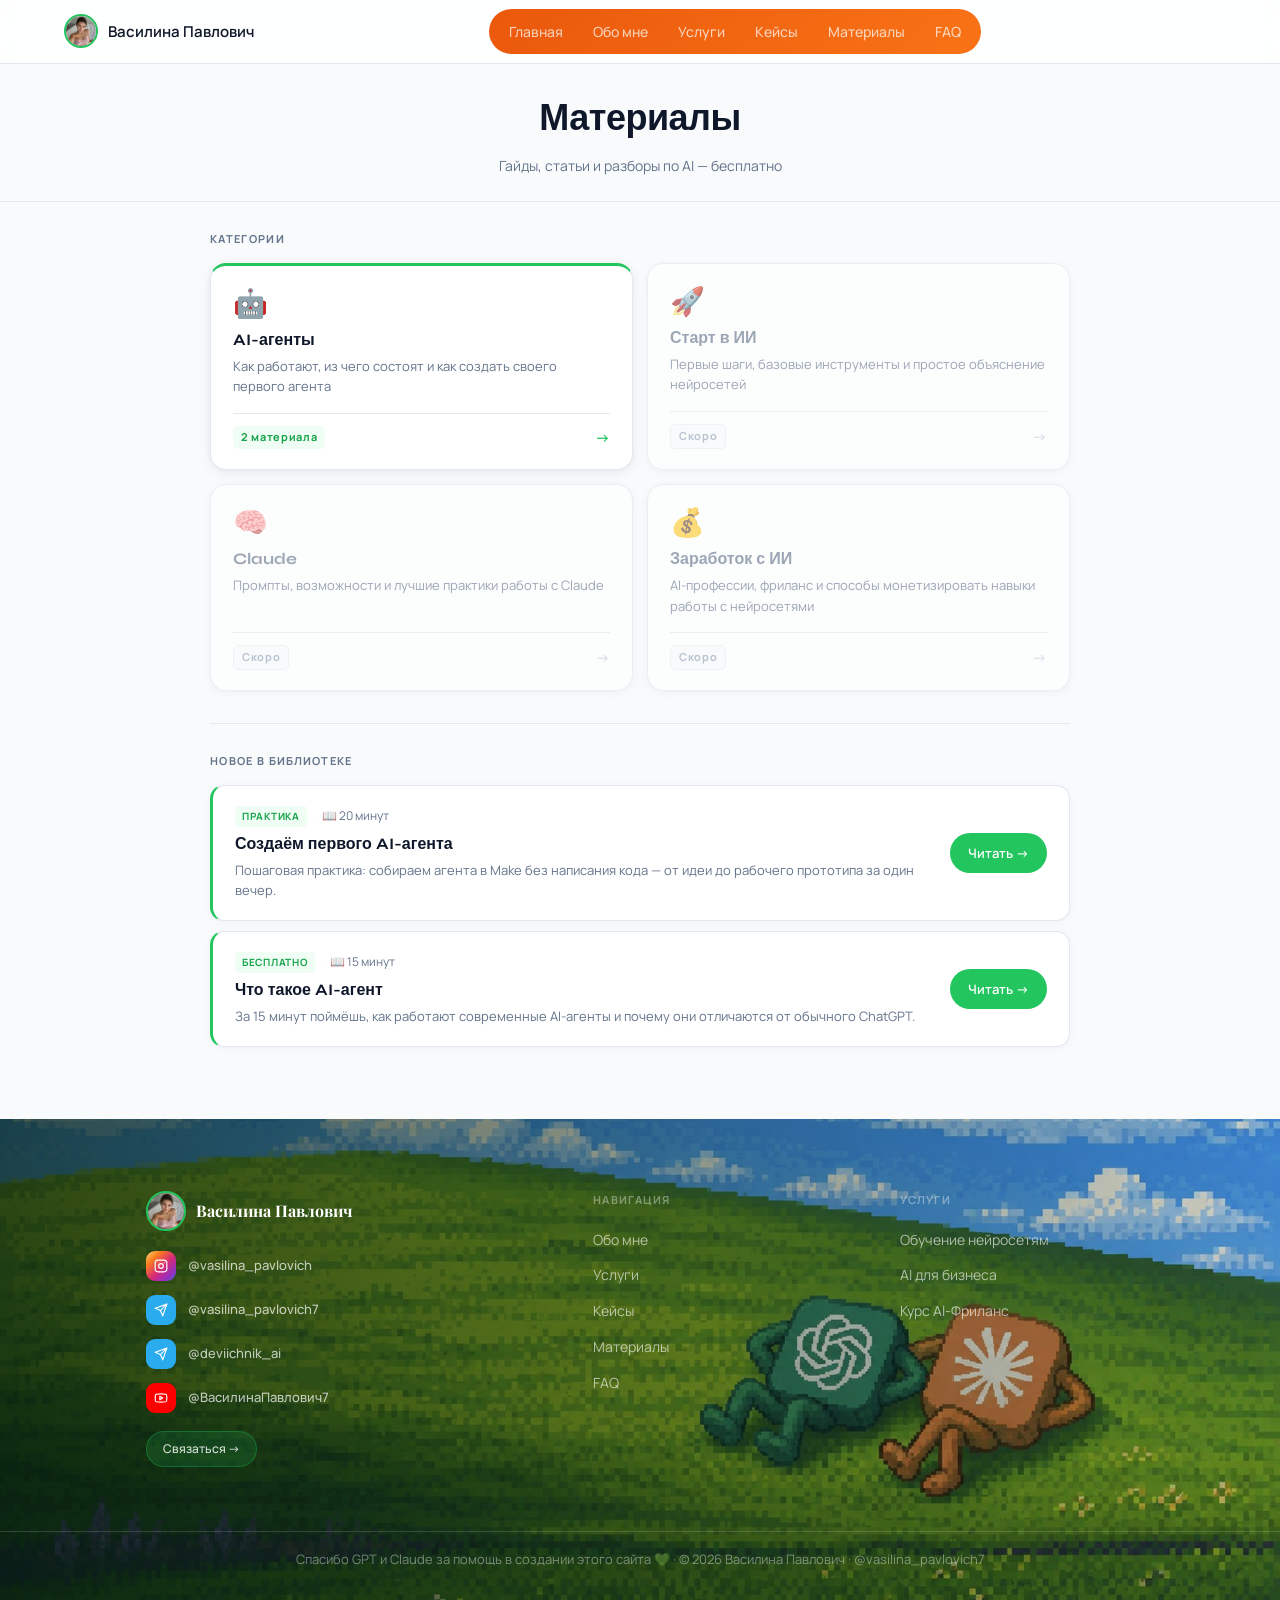
<file: materials.html>
<!DOCTYPE html>
<html lang="ru">
<head>
<meta charset="UTF-8">
<meta name="viewport" content="width=device-width, initial-scale=1.0">
<title>Материалы по AI - Уроки, гайды и инструменты | Василина Павлович</title>
<meta name="description" content="Бесплатные материалы по нейросетям: уроки по ChatGPT, гайды по AI-инструментам, как создать AI-агента, Telegram-бота и сайт без программирования.">
<meta property="og:title" content="Материалы по AI - Василина Павлович">
<meta property="og:description" content="Бесплатные уроки и гайды по нейросетям. ChatGPT, AI-агенты, Telegram-боты, сайты без кода и AI для бизнеса.">
<meta property="og:type" content="website">
<link rel="preconnect" href="https://fonts.googleapis.com">
<link href="https://fonts.googleapis.com/css2?family=Playfair+Display:ital,wght@0,700;1,400;1,700&family=Manrope:wght@400;500;600&family=Syne:wght@700;800&family=Lora:ital,wght@1,400;1,600&display=swap" rel="stylesheet">
<link rel="stylesheet" href="style.css">
<!-- Yandex.Metrika counter -->
<script type="text/javascript">
   (function(m,e,t,r,i,k,a){m[i]=m[i]||function(){(m[i].a=m[i].a||[]).push(arguments)};
   m[i].l=1*new Date();
   for (var j = 0; j < document.scripts.length; j++) {if (document.scripts[j].src === r) { return; }}
   k=e.createElement(t),a=e.getElementsByTagName(t)[0],k.async=1,k.src=r,a.parentNode.insertBefore(k,a)})
   (window, document, "script", "https://mc.yandex.ru/metrika/tag.js", "ym");

   ym(109718069, "init", {
        clickmap:true,
        trackLinks:true,
        accurateTrackBounce:true
   });
</script>
<noscript><div><img src="https://mc.yandex.ru/watch/109718069" style="position:absolute; left:-9999px;" alt="" /></div></noscript>
<!-- /Yandex.Metrika counter -->
<style>
/* ---- HUB HERO ---- */
.hub-hero {
  padding: 28px 24px 24px;
  background: var(--bg);
  border-bottom: 1px solid var(--border);
  text-align: center;
}
.hub-hero h1 {
  font-family: 'Syne', sans-serif;
  font-size: clamp(24px, 3.5vw, 36px);
  font-weight: 800;
  color: var(--text-primary);
  letter-spacing: -0.5px;
  margin: 0 0 6px;
}
.hub-hero p {
  font-size: 14px;
  color: var(--text-secondary);
  margin: 0;
  line-height: 1.55;
}

/* ---- HUB SECTION ---- */
.hub-section {
  padding: 28px 24px 72px;
  background: var(--bg);
}
.hub-inner { max-width: 860px; margin: 0 auto; }
.hub-label {
  font-size: 11px; font-weight: 700; letter-spacing: 0.12em; text-transform: uppercase;
  color: var(--text-secondary); display: block; margin-bottom: 14px;
}

/* ---- CARD GRID ---- */
.hub-grid {
  display: grid;
  grid-template-columns: repeat(2, 1fr);
  gap: 14px;
}

/* Card base */
.hub-card {
  background: #fff;
  border: 1px solid var(--border);
  border-radius: 16px;
  padding: 22px 22px 20px;
  box-shadow: 0 1px 8px rgba(0,0,0,0.05), 0 4px 16px rgba(0,0,0,0.04);
  display: flex;
  flex-direction: column;
  gap: 0;
  text-decoration: none;
  color: inherit;
  cursor: default;
  position: relative;
  overflow: hidden;
}
/* Active card: top green stripe */
a.hub-card {
  cursor: pointer;
  border-top: 3px solid var(--green-main);
  transition: box-shadow 0.22s ease, transform 0.22s ease;
}
a.hub-card:hover {
  box-shadow: 0 4px 20px rgba(0,0,0,0.09), 0 12px 36px rgba(0,0,0,0.07);
  transform: translateY(-3px);
}
/* Soon cards: muted */
div.hub-card { opacity: 0.62; }

/* Icon */
.hub-card-icon {
  font-size: 28px;
  line-height: 1;
  margin-bottom: 14px;
  display: block;
}

/* Title */
.hub-card-title {
  font-family: 'Syne', sans-serif;
  font-size: 16px; font-weight: 700;
  color: var(--text-primary);
  margin: 0 0 6px; line-height: 1.25;
}
div.hub-card .hub-card-title { color: var(--text-secondary); }

/* Description */
.hub-card-desc {
  font-size: 13px; color: var(--text-secondary);
  line-height: 1.6; margin: 0 0 16px; flex: 1;
}

/* Footer */
.hub-card-footer {
  display: flex; align-items: center; justify-content: space-between;
  padding-top: 12px; border-top: 1px solid var(--border);
  margin-top: auto;
}
.hub-badge-count {
  font-size: 11px; font-weight: 700; letter-spacing: 0.06em;
  color: var(--green-dark); background: var(--green-light);
  border-radius: 5px; padding: 2px 8px;
}
.hub-badge-soon {
  font-size: 11px; font-weight: 700; letter-spacing: 0.06em;
  color: #94a3b8; background: #f8fafc; border: 1px solid #e9eef4;
  border-radius: 5px; padding: 2px 8px;
}
.hub-arrow {
  font-size: 15px; line-height: 1;
  color: var(--green-main); font-weight: 600;
}
div.hub-card .hub-arrow { color: #cbd5e1; }

/* ---- NEW ARTICLE CARD ---- */
.hub-new-card {
  display: flex; align-items: center; gap: 20px;
  background: #fff;
  border: 1px solid var(--border);
  border-left: 3px solid var(--green-main);
  border-radius: 14px;
  padding: 20px 22px;
  box-shadow: 0 1px 8px rgba(0,0,0,0.04);
  text-decoration: none; color: inherit;
  transition: box-shadow 0.22s ease, transform 0.22s ease;
}
.hub-new-card:hover { box-shadow: 0 4px 20px rgba(0,0,0,0.09); transform: translateY(-2px); }
.hub-new-body { flex: 1; min-width: 0; }
.hub-new-meta { display: flex; align-items: center; gap: 6px; margin-bottom: 7px; flex-wrap: wrap; }
.hub-new-tag {
  font-size: 10px; font-weight: 700; letter-spacing: 0.07em; text-transform: uppercase;
  color: var(--green-dark); background: var(--green-light); border-radius: 4px; padding: 2px 7px;
}
.hub-new-dot { color: var(--border); font-size: 12px; }
.hub-new-time { font-size: 12px; color: var(--text-secondary); }
.hub-new-title { font-family: 'Syne', sans-serif; font-size: 16px; font-weight: 700; color: var(--text-primary); margin: 0 0 5px; line-height: 1.3; }
.hub-new-desc { font-size: 13px; color: var(--text-secondary); line-height: 1.55; margin: 0; }
.hub-new-btn {
  display: inline-flex; align-items: center;
  padding: 9px 18px; background: var(--green-main); color: #fff;
  border-radius: var(--radius-pill); font-size: 13px; font-weight: 600;
  white-space: nowrap; flex-shrink: 0;
  transition: background 0.2s ease;
}
.hub-new-card:hover .hub-new-btn { background: var(--green-dark); }

/* ---- RESPONSIVE ---- */
@media (max-width: 580px) {
  .hub-hero { padding: 20px 16px 18px; }
  .hub-section { padding: 20px 16px 56px; }
  .hub-grid { grid-template-columns: 1fr; gap: 12px; }
  .hub-card { padding: 18px 18px 16px; }
  .hub-card-icon { font-size: 24px; margin-bottom: 10px; }
  .hub-new-card { flex-direction: column; align-items: flex-start; gap: 14px; }
  .hub-new-btn { align-self: flex-start; }
}
</style>
</head>
<body>
<!-- NAVBAR -->
<nav class="navbar">
  <div class="nav-inner">
    <a href="https://www.instagram.com/vasilina_pavlovich" target="_blank" class="nav-logo">
      <img src="assets/image-1.jpg" style="width:34px;height:34px;border-radius:50%;object-fit:cover;object-position:center 10%;border:2px solid var(--green-main);flex-shrink:0" alt="Василина">
      <span class="nav-logo-text">Василина Павлович</span>
    </a>
    <div class="nav-links">
      <a href="index.html">Главная</a>
      <a href="index.html#about">Обо мне</a>
      <a href="index.html#uslugi">Услуги</a>
      <a href="index.html#results">Кейсы</a>
      <a href="materials.html" class="active">Материалы</a>
      <a href="index.html#faq">FAQ</a>
    </div>
    <div class="nav-right">
      <button class="hamburger" onclick="toggleMenu()" aria-label="Меню">
        <span></span><span></span><span></span>
      </button>
    </div>
  </div>
</nav>
<div class="mobile-menu" id="mobileMenu">
  <a href="index.html" onclick="closeMenu()">Главная</a>
  <a href="index.html#about" onclick="closeMenu()">Обо мне</a>
  <a href="index.html#uslugi" onclick="closeMenu()">Услуги</a>
  <a href="index.html#results" onclick="closeMenu()">Кейсы</a>
  <a href="materials.html" onclick="closeMenu()">Материалы</a>
  <a href="index.html#faq" onclick="closeMenu()">FAQ</a>
  <a href="https://t.me/vasilina_pavlovich7" target="_blank" class="btn-pill btn-blue" style="margin-top:4px;justify-content:center">Написать в Telegram</a>
</div>

<!-- HERO -->
<div class="hub-hero" style="padding-top:88px">
  <h1>Материалы</h1>
  <p>Гайды, статьи и разборы по AI — бесплатно</p>
</div>

<!-- CATEGORIES -->
<section class="hub-section">
  <div class="hub-inner">
    <span class="hub-label">Категории</span>
    <div class="hub-grid">

      <a href="materials/agents/index.html" class="hub-card">
        <span class="hub-card-icon">🤖</span>
        <h3 class="hub-card-title">AI-агенты</h3>
        <p class="hub-card-desc">Как работают, из чего состоят и как создать своего первого агента</p>
        <div class="hub-card-footer">
          <span class="hub-badge-count">2 материала</span>
          <span class="hub-arrow">→</span>
        </div>
      </a>

      <div class="hub-card">
        <span class="hub-card-icon">🚀</span>
        <h3 class="hub-card-title">Старт в ИИ</h3>
        <p class="hub-card-desc">Первые шаги, базовые инструменты и простое объяснение нейросетей</p>
        <div class="hub-card-footer">
          <span class="hub-badge-soon">Скоро</span>
          <span class="hub-arrow">→</span>
        </div>
      </div>

      <div class="hub-card">
        <span class="hub-card-icon">🧠</span>
        <h3 class="hub-card-title">Claude</h3>
        <p class="hub-card-desc">Промпты, возможности и лучшие практики работы с Claude</p>
        <div class="hub-card-footer">
          <span class="hub-badge-soon">Скоро</span>
          <span class="hub-arrow">→</span>
        </div>
      </div>

      <div class="hub-card">
        <span class="hub-card-icon">💰</span>
        <h3 class="hub-card-title">Заработок с ИИ</h3>
        <p class="hub-card-desc">AI-профессии, фриланс и способы монетизировать навыки работы с нейросетями</p>
        <div class="hub-card-footer">
          <span class="hub-badge-soon">Скоро</span>
          <span class="hub-arrow">→</span>
        </div>
      </div>

    </div>

    <div style="margin-top:32px;padding-top:28px;border-top:1px solid var(--border)">
      <span class="hub-label">Новое в библиотеке</span>
      <div style="display:flex;flex-direction:column;gap:10px">
        <a href="materials/agents/build-first-ai-agent.html" class="hub-new-card">
          <div class="hub-new-body">
            <div class="hub-new-meta">
              <span class="hub-new-tag">Практика</span>
              <span class="hub-new-dot">·</span>
              <span class="hub-new-time">📖 20 минут</span>
            </div>
            <h3 class="hub-new-title">Создаём первого AI-агента</h3>
            <p class="hub-new-desc">Пошаговая практика: собираем агента в Make без написания кода — от идеи до рабочего прототипа за один вечер.</p>
          </div>
          <span class="hub-new-btn">Читать →</span>
        </a>
        <a href="materials/agents/what-is-ai-agent.html" class="hub-new-card">
          <div class="hub-new-body">
            <div class="hub-new-meta">
              <span class="hub-new-tag">Бесплатно</span>
              <span class="hub-new-dot">·</span>
              <span class="hub-new-time">📖 15 минут</span>
            </div>
            <h3 class="hub-new-title">Что такое AI-агент</h3>
            <p class="hub-new-desc">За 15 минут поймёшь, как работают современные AI-агенты и почему они отличаются от обычного ChatGPT.</p>
          </div>
          <span class="hub-new-btn">Читать →</span>
        </a>
      </div>
    </div>

  </div>
</section>

<!-- FOOTER -->
<footer>
  <div class="footer-overlay"></div>
  <div class="footer-inner">
    <div>
      <div class="footer-logo">
        <img src="assets/image-3.jpg" style="width:40px;height:40px;border-radius:50%;object-fit:cover;object-position:center 10%;border:2px solid var(--green-main)" alt="Василина">
        <span class="footer-logo-text">Василина Павлович</span>
      </div>
      <div class="footer-socials">
        <a href="https://instagram.com/vasilina_pavlovich" target="_blank" class="footer-social-link">
          <span class="footer-soc-badge footer-soc-badge--instagram">
            <svg class="footer-soc-icon" viewBox="0 0 24 24" fill="none" stroke="white" stroke-width="2" stroke-linecap="round" stroke-linejoin="round"><rect x="2" y="2" width="20" height="20" rx="5"/><circle cx="12" cy="12" r="4"/><circle cx="17.5" cy="6.5" r="1" fill="white" stroke="none"/></svg>
          </span>
          <span class="footer-soc-handle">@vasilina_pavlovich</span>
        </a>
        <a href="https://t.me/vasilina_pavlovich7" target="_blank" class="footer-social-link">
          <span class="footer-soc-badge footer-soc-badge--telegram">
            <svg class="footer-soc-icon" viewBox="0 0 24 24" fill="none" stroke="white" stroke-width="2" stroke-linecap="round" stroke-linejoin="round"><path d="m22 2-7 20-4-9-9-4 20-7z"/><path d="M22 2 11 13"/></svg>
          </span>
          <span class="footer-soc-handle">@vasilina_pavlovich7</span>
        </a>
        <a href="https://t.me/deviichnik_ai" target="_blank" class="footer-social-link">
          <span class="footer-soc-badge footer-soc-badge--telegram">
            <svg class="footer-soc-icon" viewBox="0 0 24 24" fill="none" stroke="white" stroke-width="2" stroke-linecap="round" stroke-linejoin="round"><path d="m22 2-7 20-4-9-9-4 20-7z"/><path d="M22 2 11 13"/></svg>
          </span>
          <span class="footer-soc-handle">@deviichnik_ai</span>
        </a>
        <a href="https://www.youtube.com/@ВасилинаПавлович7" target="_blank" class="footer-social-link">
          <span class="footer-soc-badge footer-soc-badge--youtube">
            <svg class="footer-soc-icon" viewBox="0 0 24 24" fill="none" stroke="white" stroke-width="2" stroke-linecap="round" stroke-linejoin="round"><path d="M2.5 17a24.12 24.12 0 0 1 0-10 2 2 0 0 1 1.4-1.4 49.56 49.56 0 0 1 16.2 0A2 2 0 0 1 21.5 7a24.12 24.12 0 0 1 0 10 2 2 0 0 1-1.4 1.4 49.55 49.55 0 0 1-16.2 0A2 2 0 0 1 2.5 17"/><path d="m10 15 5-3-5-3z"/></svg>
          </span>
          <span class="footer-soc-handle">@ВасилинаПавлович7</span>
        </a>
      </div>
      <a href="https://t.me/vasilina_pavlovich7" target="_blank" class="btn-footer-cta">Связаться →</a>
    </div>
    <div class="footer-links-col">
      <h4>Навигация</h4>
      <a href="index.html#about">Обо мне</a>
      <a href="index.html#uslugi">Услуги</a>
      <a href="index.html#results">Кейсы</a>
      <a href="materials.html">Материалы</a>
      <a href="index.html#faq">FAQ</a>
    </div>
    <div class="footer-links-col">
      <h4>Услуги</h4>
      <a href="index.html#obuchenie">Обучение нейросетям</a>
      <a href="index.html#biznes">AI для бизнеса</a>
      <a href="index.html#kurs">Курс AI-Фриланс</a>
    </div>
  </div>
  <div class="footer-bottom">Спасибо GPT и Claude за помощь в создании этого сайта 💚 · © 2026 Василина Павлович · @vasilina_pavlovich7</div>
</footer>

<script>
function toggleMenu(){document.getElementById('mobileMenu').classList.toggle('open')}
function closeMenu(){document.getElementById('mobileMenu').classList.remove('open')}
</script>
</body>
</html>
</file>
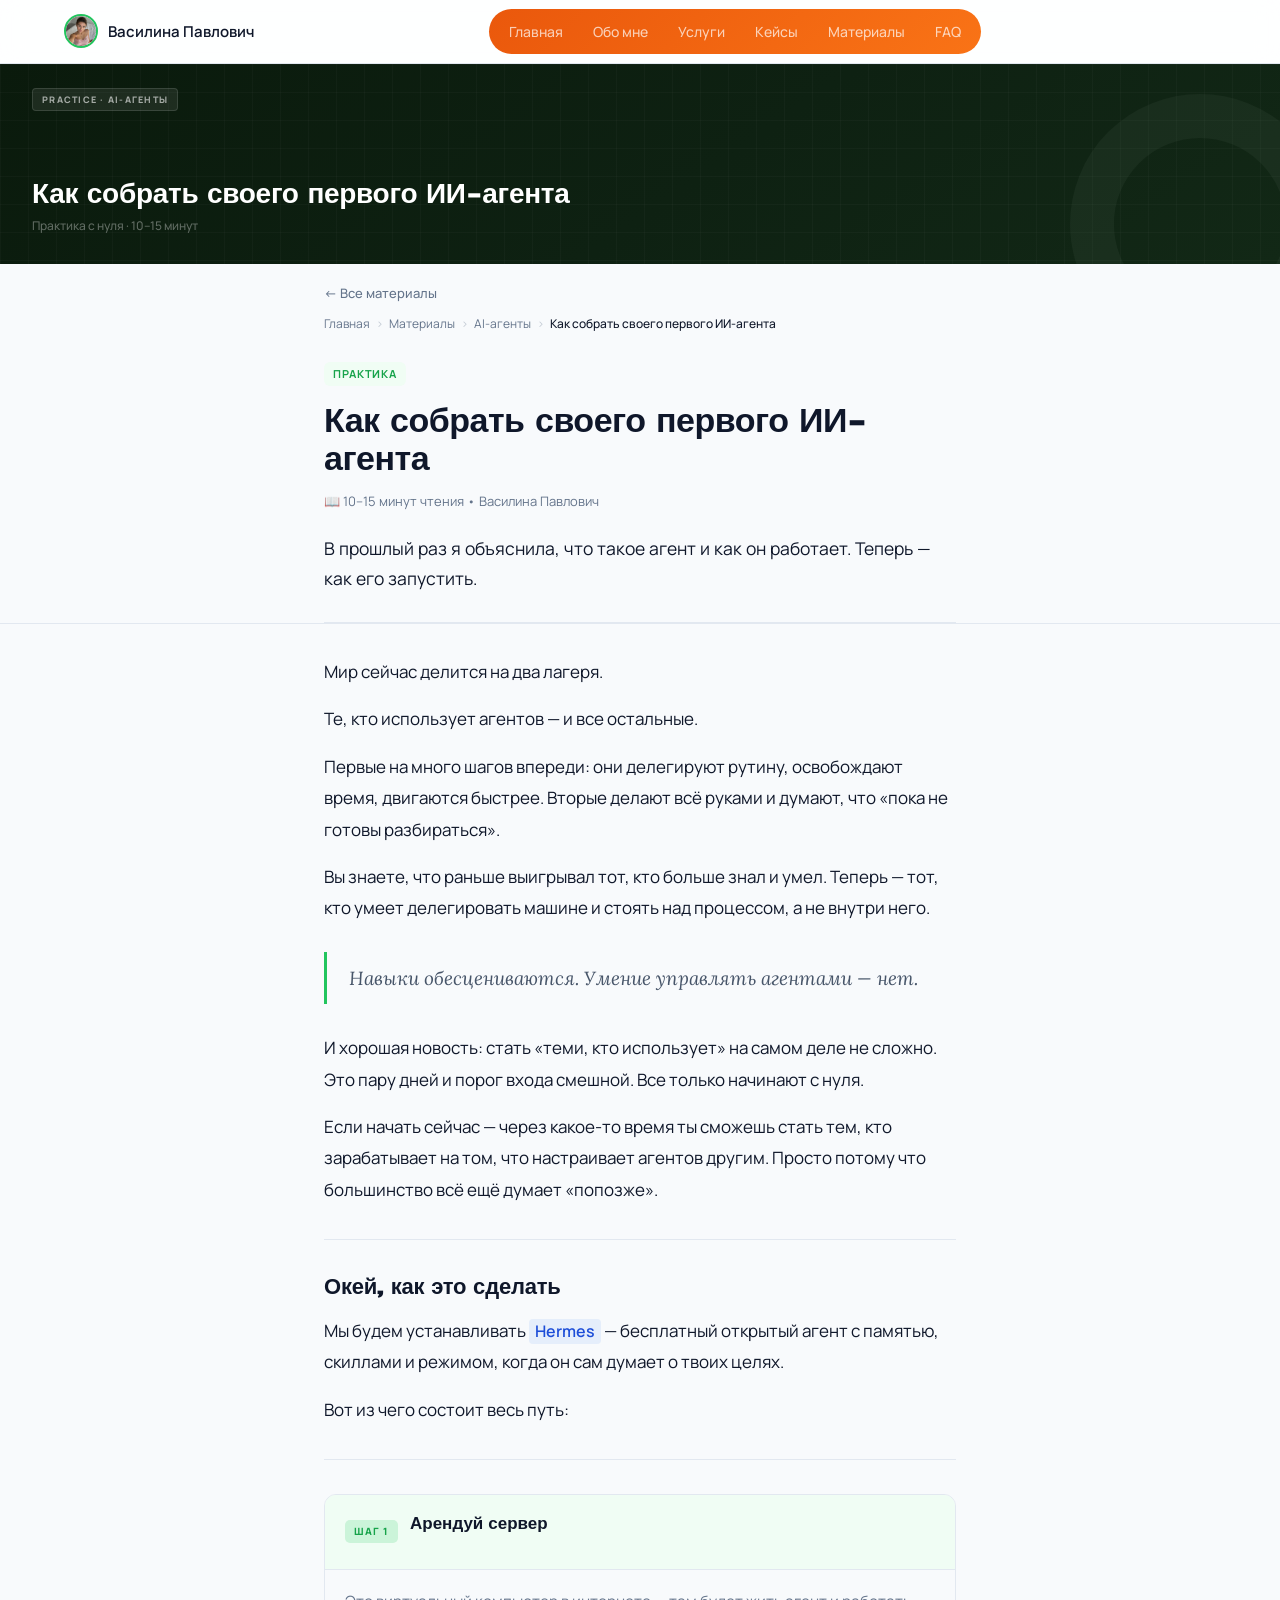
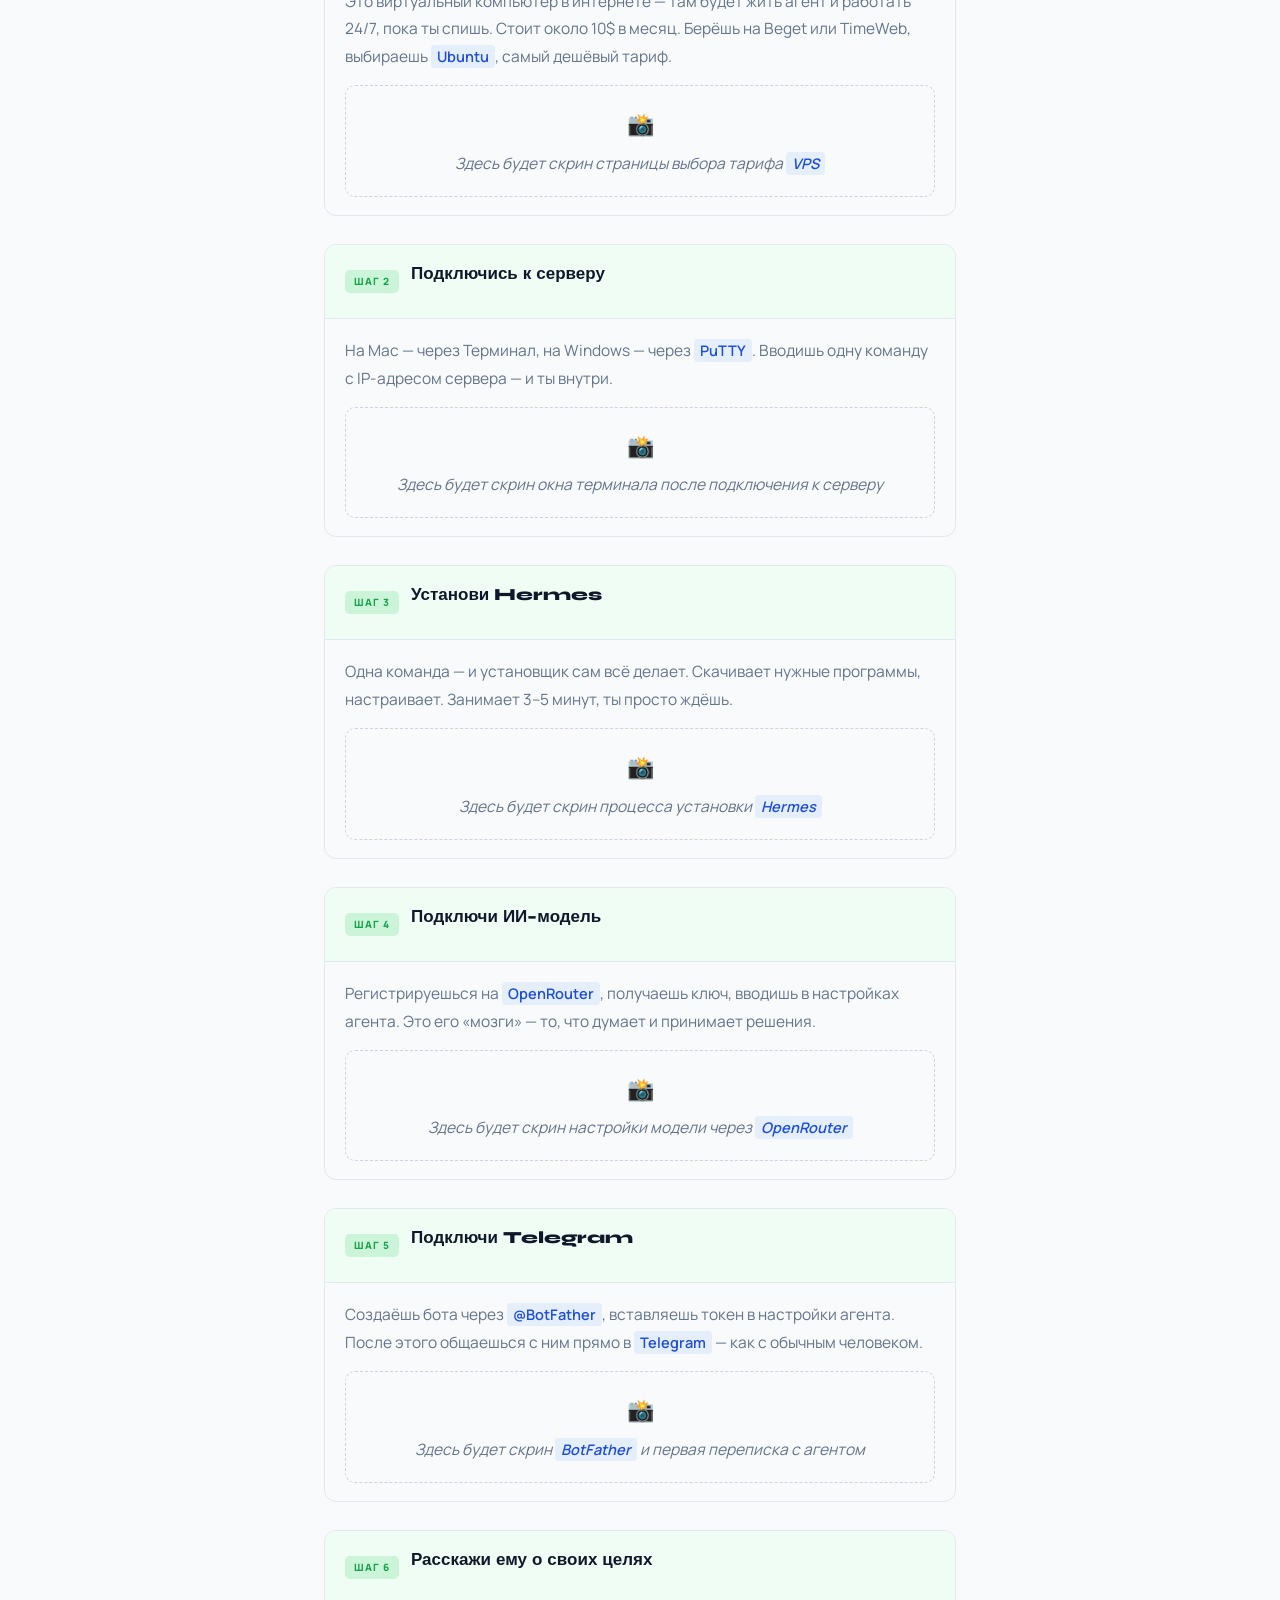
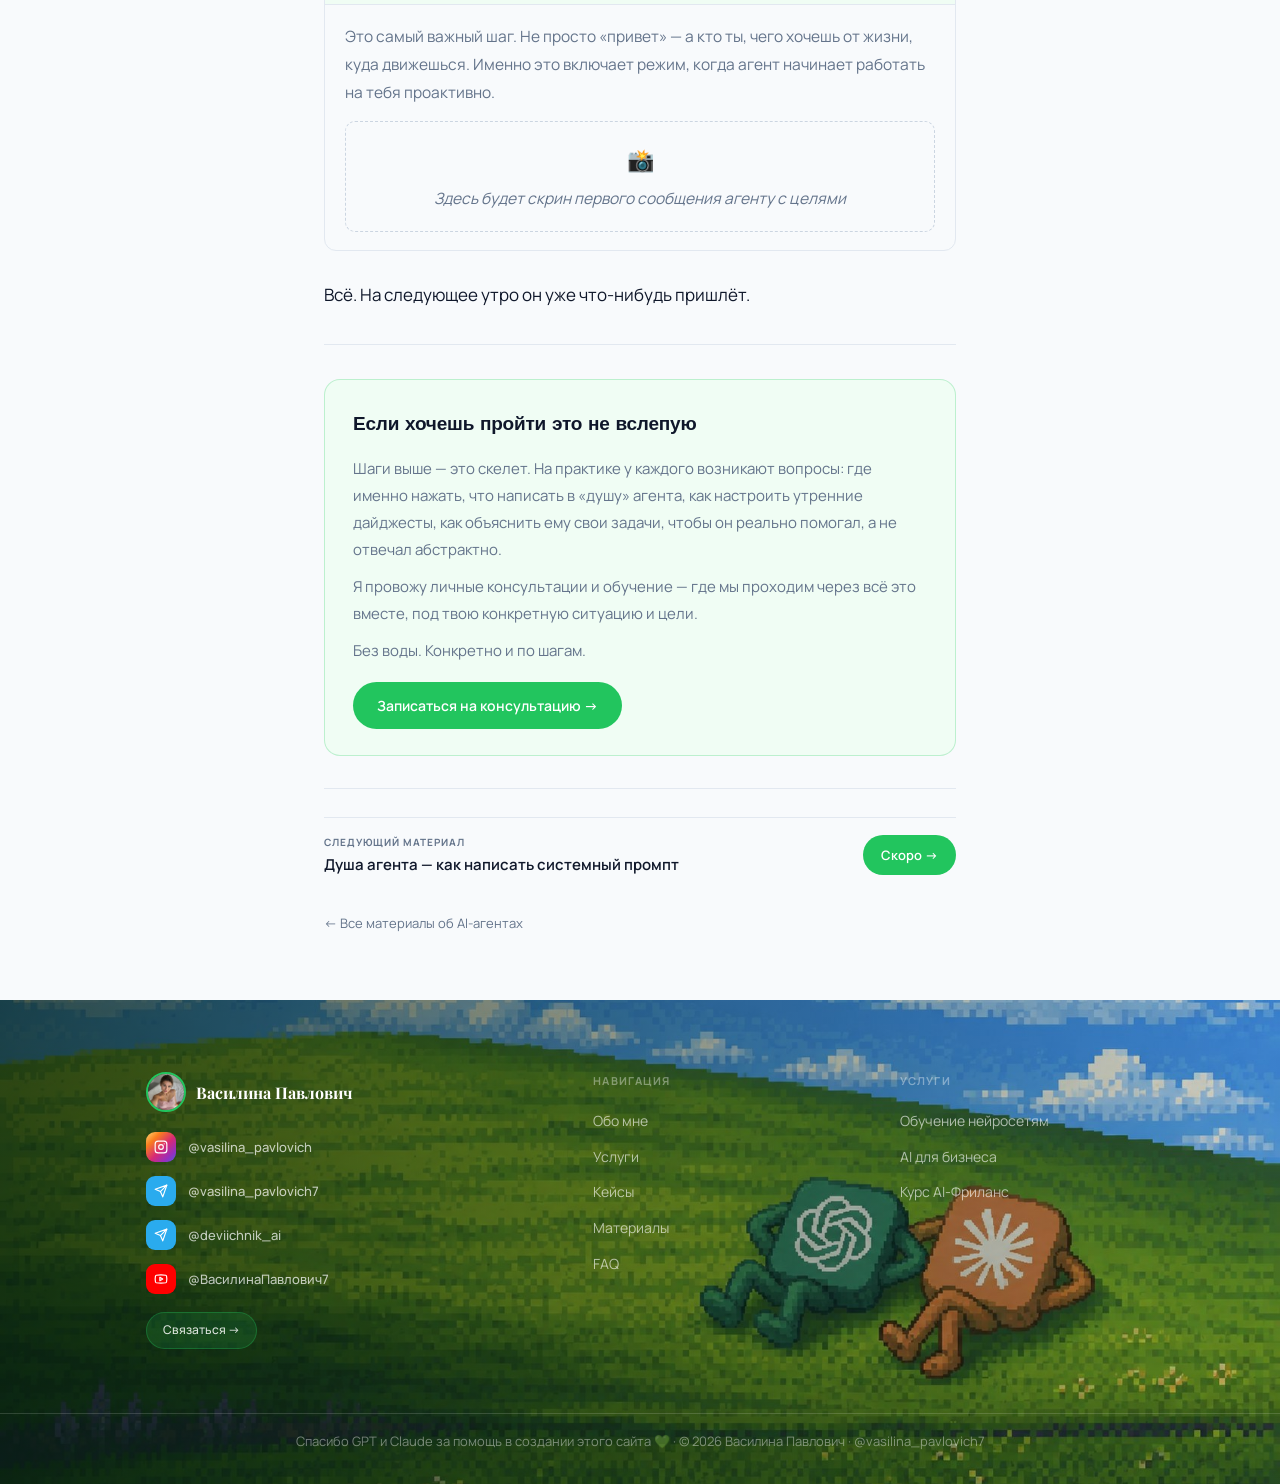
<file: materials/agents/build-first-ai-agent.html>
<!DOCTYPE html>
<html lang="ru">
<head>
<meta charset="UTF-8">
<meta name="viewport" content="width=device-width, initial-scale=1.0">
<title>Как собрать своего первого ИИ-агента | AI-агенты | Василина Павлович</title>
<meta name="description" content="Пошаговая практика: устанавливаем Hermes, подключаем OpenRouter и Telegram — от идеи до рабочего агента за один вечер. Без кода.">
<link rel="preconnect" href="https://fonts.googleapis.com">
<link href="https://fonts.googleapis.com/css2?family=Playfair+Display:ital,wght@0,700;1,400;1,700&family=Manrope:wght@400;500;600&family=Syne:wght@700;800&family=Lora:ital,wght@1,400;1,600&display=swap" rel="stylesheet">
<link rel="stylesheet" href="../../style.css">
<script type="text/javascript">
   (function(m,e,t,r,i,k,a){m[i]=m[i]||function(){(m[i].a=m[i].a||[]).push(arguments)};
   m[i].l=1*new Date();
   for (var j = 0; j < document.scripts.length; j++) {if (document.scripts[j].src === r) { return; }}
   k=e.createElement(t),a=e.getElementsByTagName(t)[0],k.async=1,k.src=r,a.parentNode.insertBefore(k,a)})
   (window, document, "script", "https://mc.yandex.ru/metrika/tag.js", "ym");
   ym(109718069, "init", { clickmap:true, trackLinks:true, accurateTrackBounce:true });
</script>
<noscript><div><img src="https://mc.yandex.ru/watch/109718069" style="position:absolute; left:-9999px;" alt="" /></div></noscript>
<style>
.art-cover {
  width:100%; height:200px;
  background:linear-gradient(145deg,#0a1a0c 0%,#0e2112 55%,#122816 100%);
  display:flex; flex-direction:column; justify-content:space-between;
  padding:24px 32px 28px; position:relative; overflow:hidden;
  margin-top:64px; box-sizing:border-box;
}
.art-cover::after {
  content:''; position:absolute; inset:0;
  background-image:
    linear-gradient(rgba(255,255,255,0.025) 1px,transparent 1px),
    linear-gradient(90deg,rgba(255,255,255,0.025) 1px,transparent 1px);
  background-size:28px 28px; pointer-events:none; z-index:0;
}
.art-cover::before {
  content:''; position:absolute; width:260px; height:260px; border-radius:50%;
  border:44px solid rgba(255,255,255,0.04); bottom:-90px; right:-50px;
  pointer-events:none; z-index:0;
}
.art-cover-badge {
  display:inline-flex; align-self:flex-start;
  font-size:9px; font-weight:800; letter-spacing:0.14em; text-transform:uppercase;
  color:rgba(255,255,255,0.6); background:rgba(255,255,255,0.08);
  border:1px solid rgba(255,255,255,0.12); border-radius:4px; padding:3px 9px;
  position:relative; z-index:1;
}
.art-cover-text { position:relative; z-index:1; }
.art-cover-title {
  font-family:'Syne',sans-serif; font-size:clamp(20px,3.5vw,28px); font-weight:800;
  color:#fff; margin:0 0 5px; line-height:1.15; letter-spacing:-0.3px;
}
.art-cover-sub { font-size:12px; color:rgba(255,255,255,0.35); margin:0; font-weight:500; }

.art-page { background:var(--bg); }
.art-wrap { max-width:680px; margin:0 auto; padding:0 24px; }

.art-back {
  display:inline-flex; align-items:center; gap:6px; font-size:13px; font-weight:500;
  color:var(--text-secondary); text-decoration:none; padding:18px 0 0; transition:color 0.2s;
}
.art-back:hover { color:var(--green-dark); }

.art-breadcrumbs {
  display:flex; align-items:center; gap:6px; flex-wrap:wrap;
  font-size:12px; color:var(--text-secondary); padding:8px 0 0;
}
.art-breadcrumbs a { color:var(--text-secondary); text-decoration:none; transition:color 0.2s; }
.art-breadcrumbs a:hover { color:var(--green-dark); }
.art-breadcrumbs-sep { opacity:0.35; }
.art-breadcrumbs-current { color:var(--text-primary); font-weight:500; }

.art-header { padding:24px 0 28px; border-bottom:1px solid var(--border); }
.art-badge {
  display:inline-flex; font-size:11px; font-weight:700; letter-spacing:0.08em;
  text-transform:uppercase; color:var(--green-dark); background:var(--green-light);
  border-radius:6px; padding:3px 9px; margin-bottom:16px;
}
.art-header h1 {
  font-family:'Syne',sans-serif; font-size:clamp(24px,4vw,34px); font-weight:800;
  color:var(--text-primary); letter-spacing:-0.5px; margin:0 0 12px; line-height:1.12;
}
.art-meta { font-size:13px; color:var(--text-secondary); margin:0 0 20px; }
.art-lead {
  font-size:17.5px; line-height:1.75; color:var(--text-primary);
}
.art-lead p { margin:0 0 8px; }
.art-lead p:last-child { margin:0; }

.art-body { padding:32px 0; }
.art-body p {
  font-size:17px; line-height:1.85; color:var(--text-primary); margin:0 0 16px;
}
.art-body h2 {
  font-family:'Syne',sans-serif; font-size:clamp(18px,2.5vw,22px); font-weight:800;
  color:var(--text-primary); margin:0 0 14px; letter-spacing:-0.2px; line-height:1.2;
}
.art-body strong { font-weight:700; color:var(--text-primary); }

.art-term {
  background:rgba(59,130,246,0.1); color:#1d4ed8;
  padding:1px 6px 2px; border-radius:4px; font-weight:600; font-size:0.94em; white-space:nowrap;
}

.art-divider { border:none; border-top:1px solid var(--border); margin:34px 0; }

.art-pullquote { margin:28px 0; padding:10px 0 10px 22px; border-left:3px solid var(--green-main); }
.art-pullquote p {
  font-family:'Lora',serif; font-style:italic; font-size:19px; line-height:1.7;
  color:#475569; margin:0;
}

/* Step blocks */
.art-step {
  margin:0 0 28px;
  border:1px solid var(--border); border-radius:12px; overflow:hidden;
}
.art-step-head {
  display:flex; align-items:center; gap:12px; padding:13px 20px;
  background:var(--green-light); border-bottom:1px solid var(--border);
}
.art-step-num {
  font-size:10px; font-weight:800; letter-spacing:0.1em; text-transform:uppercase;
  color:var(--green-dark); background:rgba(34,197,94,0.18);
  border-radius:5px; padding:3px 9px; white-space:nowrap; flex-shrink:0;
}
.art-step-title {
  font-family:'Syne',sans-serif; font-size:15px; font-weight:800;
  color:var(--text-primary); margin:0;
}
.art-step-body { padding:18px 20px 14px; }
.art-step-body p {
  font-size:15.5px; line-height:1.8; color:var(--text-secondary); margin:0 0 12px;
}
.art-step-body p:last-child { margin:0; }

/* Screenshot placeholder */
.art-screenshot {
  margin:14px 0 4px;
  background:#f8fafc;
  border:1.5px dashed #cbd5e1;
  border-radius:10px;
  padding:20px 24px 18px;
  text-align:center;
}
.art-screenshot-icon { font-size:22px; display:block; margin-bottom:6px; }
.art-screenshot-label {
  font-size:13px; color:var(--text-secondary);
  font-style:italic; line-height:1.5; margin:0;
}

/* CTA consultation block */
.art-consult {
  margin:32px 0 0;
  background:var(--green-light);
  border:1.5px solid rgba(34,197,94,0.25);
  border-radius:16px;
  padding:28px 28px 26px;
}
.art-consult h3 {
  font-family:'Syne',sans-serif; font-size:19px; font-weight:800;
  color:var(--text-primary); margin:0 0 14px; letter-spacing:-0.2px;
}
.art-consult p {
  font-size:15px; line-height:1.8; color:var(--text-secondary); margin:0 0 10px;
}
.art-consult p:last-of-type { margin-bottom:18px; }
.art-consult-btn {
  display:inline-flex; align-items:center; align-self:flex-start;
  padding:12px 24px; background:var(--green-main); color:#fff;
  border-radius:var(--radius-pill); font-size:14px; font-weight:600;
  text-decoration:none; transition:background 0.2s;
}
.art-consult-btn:hover { background:var(--green-dark); }

.art-cta { border-top:1px solid var(--border); padding:28px 0 64px; }
.art-cta-next {
  display:flex; align-items:center; justify-content:space-between; gap:16px;
  padding:16px 0; border-top:1px solid var(--border); margin-bottom:18px;
}
.art-cta-next-body { flex:1; min-width:0; }
.art-cta-label {
  font-size:10px; font-weight:700; letter-spacing:0.1em; text-transform:uppercase;
  color:var(--text-secondary); display:block; margin-bottom:4px;
}
.art-cta-next-title { font-size:15px; font-weight:600; color:var(--text-primary); margin:0; line-height:1.3; }
.art-cta-btn {
  display:inline-flex; align-items:center; padding:9px 18px;
  background:var(--green-main); color:#fff; border-radius:var(--radius-pill);
  font-size:13px; font-weight:600; text-decoration:none; white-space:nowrap; flex-shrink:0;
  transition:background 0.2s;
}
.art-cta-btn:hover { background:var(--green-dark); }
.art-back-bottom {
  display:inline-flex; align-items:center; gap:6px;
  font-size:13px; color:var(--text-secondary); text-decoration:none; transition:color 0.2s;
}
.art-back-bottom:hover { color:var(--green-dark); }

@media (max-width:600px) {
  .art-wrap { padding:0 18px; }
  .art-cover { padding:20px 20px 22px; height:180px; }
  .art-body p { font-size:16px; }
  .art-lead { font-size:16.5px; }
  .art-pullquote p { font-size:17px; }
  .art-cta-next { flex-direction:column; align-items:flex-start; gap:10px; }
  .art-consult { padding:22px 20px 20px; }
}
</style>
</head>
<body>

<nav class="navbar">
  <div class="nav-inner">
    <a href="https://www.instagram.com/vasilina_pavlovich" target="_blank" class="nav-logo">
      <img src="../../assets/image-1.jpg" style="width:34px;height:34px;border-radius:50%;object-fit:cover;object-position:center 10%;border:2px solid var(--green-main);flex-shrink:0" alt="Василина">
      <span class="nav-logo-text">Василина Павлович</span>
    </a>
    <div class="nav-links">
      <a href="../../index.html">Главная</a>
      <a href="../../index.html#about">Обо мне</a>
      <a href="../../index.html#uslugi">Услуги</a>
      <a href="../../index.html#results">Кейсы</a>
      <a href="../../materials.html" class="active">Материалы</a>
      <a href="../../index.html#faq">FAQ</a>
    </div>
    <div class="nav-right">
      <button class="hamburger" onclick="toggleMenu()" aria-label="Меню"><span></span><span></span><span></span></button>
    </div>
  </div>
</nav>
<div class="mobile-menu" id="mobileMenu">
  <a href="../../index.html" onclick="closeMenu()">Главная</a>
  <a href="../../index.html#about" onclick="closeMenu()">Обо мне</a>
  <a href="../../index.html#uslugi" onclick="closeMenu()">Услуги</a>
  <a href="../../index.html#results" onclick="closeMenu()">Кейсы</a>
  <a href="../../materials.html" onclick="closeMenu()">Материалы</a>
  <a href="../../index.html#faq" onclick="closeMenu()">FAQ</a>
  <a href="https://t.me/vasilina_pavlovich7" target="_blank" class="btn-pill btn-blue" style="margin-top:4px;justify-content:center">Написать в Telegram</a>
</div>

<div class="art-cover">
  <span class="art-cover-badge">Practice · AI-агенты</span>
  <div class="art-cover-text">
    <p class="art-cover-title">Как собрать своего первого ИИ-агента</p>
    <p class="art-cover-sub">Практика с нуля · 10–15 минут</p>
  </div>
</div>

<div class="art-page">
  <div style="border-bottom:1px solid var(--border)">
    <div class="art-wrap">
      <a href="index.html" class="art-back">← Все материалы</a>
      <nav class="art-breadcrumbs">
        <a href="../../index.html">Главная</a>
        <span class="art-breadcrumbs-sep">›</span>
        <a href="../../materials.html">Материалы</a>
        <span class="art-breadcrumbs-sep">›</span>
        <a href="index.html">AI-агенты</a>
        <span class="art-breadcrumbs-sep">›</span>
        <span class="art-breadcrumbs-current">Как собрать своего первого ИИ-агента</span>
      </nav>
      <header class="art-header">
        <span class="art-badge">Практика</span>
        <h1>Как собрать своего первого ИИ-агента</h1>
        <p class="art-meta">📖 10–15 минут чтения&nbsp;•&nbsp;Василина Павлович</p>
        <div class="art-lead">
          <p>В прошлый раз я объяснила, что такое агент и как он работает. Теперь — как его запустить.</p>
        </div>
      </header>
    </div>
  </div>

  <div class="art-wrap">
    <div class="art-body">

      <p>Мир сейчас делится на два лагеря.</p>

      <p>Те, кто использует агентов — и все остальные.</p>

      <p>Первые на много шагов впереди: они делегируют рутину, освобождают время, двигаются быстрее. Вторые делают всё руками и думают, что «пока не готовы разбираться».</p>

      <p>Вы знаете, что раньше выигрывал тот, кто больше знал и умел. Теперь — тот, кто умеет делегировать машине и стоять над процессом, а не внутри него.</p>

      <div class="art-pullquote">
        <p>Навыки обесцениваются. Умение управлять агентами — нет.</p>
      </div>

      <p>И хорошая новость: стать «теми, кто использует» на самом деле не сложно. Это пару дней и порог входа смешной. Все только начинают с нуля.</p>

      <p>Если начать сейчас — через какое-то время ты сможешь стать тем, кто зарабатывает на том, что настраивает агентов другим. Просто потому что большинство всё ещё думает «попозже».</p>

      <hr class="art-divider">

      <h2>Окей, как это сделать</h2>

      <p>Мы будем устанавливать <span class="art-term">Hermes</span> — бесплатный открытый агент с памятью, скиллами и режимом, когда он сам думает о твоих целях.</p>

      <p>Вот из чего состоит весь путь:</p>

      <hr class="art-divider">

      <!-- ШАГ 1 -->
      <div class="art-step">
        <div class="art-step-head">
          <span class="art-step-num">Шаг 1</span>
          <p class="art-step-title">Арендуй сервер</p>
        </div>
        <div class="art-step-body">
          <p>Это виртуальный компьютер в интернете — там будет жить агент и работать 24/7, пока ты спишь. Стоит около 10$ в месяц. Берёшь на Beget или TimeWeb, выбираешь <span class="art-term">Ubuntu</span>, самый дешёвый тариф.</p>
          <div class="art-screenshot">
            <span class="art-screenshot-icon">📸</span>
            <p class="art-screenshot-label">Здесь будет скрин страницы выбора тарифа <span class="art-term">VPS</span></p>
          </div>
        </div>
      </div>

      <!-- ШАГ 2 -->
      <div class="art-step">
        <div class="art-step-head">
          <span class="art-step-num">Шаг 2</span>
          <p class="art-step-title">Подключись к серверу</p>
        </div>
        <div class="art-step-body">
          <p>На Mac — через Терминал, на Windows — через <span class="art-term">PuTTY</span>. Вводишь одну команду с IP-адресом сервера — и ты внутри.</p>
          <div class="art-screenshot">
            <span class="art-screenshot-icon">📸</span>
            <p class="art-screenshot-label">Здесь будет скрин окна терминала после подключения к серверу</p>
          </div>
        </div>
      </div>

      <!-- ШАГ 3 -->
      <div class="art-step">
        <div class="art-step-head">
          <span class="art-step-num">Шаг 3</span>
          <p class="art-step-title">Установи Hermes</p>
        </div>
        <div class="art-step-body">
          <p>Одна команда — и установщик сам всё делает. Скачивает нужные программы, настраивает. Занимает 3–5 минут, ты просто ждёшь.</p>
          <div class="art-screenshot">
            <span class="art-screenshot-icon">📸</span>
            <p class="art-screenshot-label">Здесь будет скрин процесса установки <span class="art-term">Hermes</span></p>
          </div>
        </div>
      </div>

      <!-- ШАГ 4 -->
      <div class="art-step">
        <div class="art-step-head">
          <span class="art-step-num">Шаг 4</span>
          <p class="art-step-title">Подключи ИИ-модель</p>
        </div>
        <div class="art-step-body">
          <p>Регистрируешься на <span class="art-term">OpenRouter</span>, получаешь ключ, вводишь в настройках агента. Это его «мозги» — то, что думает и принимает решения.</p>
          <div class="art-screenshot">
            <span class="art-screenshot-icon">📸</span>
            <p class="art-screenshot-label">Здесь будет скрин настройки модели через <span class="art-term">OpenRouter</span></p>
          </div>
        </div>
      </div>

      <!-- ШАГ 5 -->
      <div class="art-step">
        <div class="art-step-head">
          <span class="art-step-num">Шаг 5</span>
          <p class="art-step-title">Подключи Telegram</p>
        </div>
        <div class="art-step-body">
          <p>Создаёшь бота через <span class="art-term">@BotFather</span>, вставляешь токен в настройки агента. После этого общаешься с ним прямо в <span class="art-term">Telegram</span> — как с обычным человеком.</p>
          <div class="art-screenshot">
            <span class="art-screenshot-icon">📸</span>
            <p class="art-screenshot-label">Здесь будет скрин <span class="art-term">BotFather</span> и первая переписка с агентом</p>
          </div>
        </div>
      </div>

      <!-- ШАГ 6 -->
      <div class="art-step">
        <div class="art-step-head">
          <span class="art-step-num">Шаг 6</span>
          <p class="art-step-title">Расскажи ему о своих целях</p>
        </div>
        <div class="art-step-body">
          <p>Это самый важный шаг. Не просто «привет» — а кто ты, чего хочешь от жизни, куда движешься. Именно это включает режим, когда агент начинает работать на тебя проактивно.</p>
          <div class="art-screenshot">
            <span class="art-screenshot-icon">📸</span>
            <p class="art-screenshot-label">Здесь будет скрин первого сообщения агенту с целями</p>
          </div>
        </div>
      </div>

      <p>Всё. На следующее утро он уже что-нибудь пришлёт.</p>

      <hr class="art-divider">

      <div class="art-consult">
        <h3>Если хочешь пройти это не вслепую</h3>
        <p>Шаги выше — это скелет. На практике у каждого возникают вопросы: где именно нажать, что написать в «душу» агента, как настроить утренние дайджесты, как объяснить ему свои задачи, чтобы он реально помогал, а не отвечал абстрактно.</p>
        <p>Я провожу личные консультации и обучение — где мы проходим через всё это вместе, под твою конкретную ситуацию и цели.</p>
        <p>Без воды. Конкретно и по шагам.</p>
        <a href="https://t.me/vasilina_pavlovich7" target="_blank" class="art-consult-btn">Записаться на консультацию →</a>
      </div>

    </div>

    <div class="art-cta">
      <div class="art-cta-next">
        <div class="art-cta-next-body">
          <span class="art-cta-label">Следующий материал</span>
          <p class="art-cta-next-title">Душа агента — как написать системный промпт</p>
        </div>
        <a href="#" class="art-cta-btn">Скоро →</a>
      </div>
      <a href="index.html" class="art-back-bottom">← Все материалы об AI-агентах</a>
    </div>

  </div>
</div>

<footer>
  <div class="footer-overlay"></div>
  <div class="footer-inner">
    <div>
      <div class="footer-logo">
        <img src="../../assets/image-3.jpg" style="width:40px;height:40px;border-radius:50%;object-fit:cover;object-position:center 10%;border:2px solid var(--green-main)" alt="Василина">
        <span class="footer-logo-text">Василина Павлович</span>
      </div>
      <div class="footer-socials">
        <a href="https://instagram.com/vasilina_pavlovich" target="_blank" class="footer-social-link">
          <span class="footer-soc-badge footer-soc-badge--instagram">
            <svg class="footer-soc-icon" viewBox="0 0 24 24" fill="none" stroke="white" stroke-width="2" stroke-linecap="round" stroke-linejoin="round"><rect x="2" y="2" width="20" height="20" rx="5"/><circle cx="12" cy="12" r="4"/><circle cx="17.5" cy="6.5" r="1" fill="white" stroke="none"/></svg>
          </span>
          <span class="footer-soc-handle">@vasilina_pavlovich</span>
        </a>
        <a href="https://t.me/vasilina_pavlovich7" target="_blank" class="footer-social-link">
          <span class="footer-soc-badge footer-soc-badge--telegram">
            <svg class="footer-soc-icon" viewBox="0 0 24 24" fill="none" stroke="white" stroke-width="2" stroke-linecap="round" stroke-linejoin="round"><path d="m22 2-7 20-4-9-9-4 20-7z"/><path d="M22 2 11 13"/></svg>
          </span>
          <span class="footer-soc-handle">@vasilina_pavlovich7</span>
        </a>
        <a href="https://t.me/deviichnik_ai" target="_blank" class="footer-social-link">
          <span class="footer-soc-badge footer-soc-badge--telegram">
            <svg class="footer-soc-icon" viewBox="0 0 24 24" fill="none" stroke="white" stroke-width="2" stroke-linecap="round" stroke-linejoin="round"><path d="m22 2-7 20-4-9-9-4 20-7z"/><path d="M22 2 11 13"/></svg>
          </span>
          <span class="footer-soc-handle">@deviichnik_ai</span>
        </a>
        <a href="https://www.youtube.com/@ВасилинаПавлович7" target="_blank" class="footer-social-link">
          <span class="footer-soc-badge footer-soc-badge--youtube">
            <svg class="footer-soc-icon" viewBox="0 0 24 24" fill="none" stroke="white" stroke-width="2" stroke-linecap="round" stroke-linejoin="round"><path d="M2.5 17a24.12 24.12 0 0 1 0-10 2 2 0 0 1 1.4-1.4 49.56 49.56 0 0 1 16.2 0A2 2 0 0 1 21.5 7a24.12 24.12 0 0 1 0 10 2 2 0 0 1-1.4 1.4 49.55 49.55 0 0 1-16.2 0A2 2 0 0 1 2.5 17"/><path d="m10 15 5-3-5-3z"/></svg>
          </span>
          <span class="footer-soc-handle">@ВасилинаПавлович7</span>
        </a>
      </div>
      <a href="https://t.me/vasilina_pavlovich7" target="_blank" class="btn-footer-cta">Связаться →</a>
    </div>
    <div class="footer-links-col">
      <h4>Навигация</h4>
      <a href="../../index.html#about">Обо мне</a>
      <a href="../../index.html#uslugi">Услуги</a>
      <a href="../../index.html#results">Кейсы</a>
      <a href="../../materials.html">Материалы</a>
      <a href="../../index.html#faq">FAQ</a>
    </div>
    <div class="footer-links-col">
      <h4>Услуги</h4>
      <a href="../../index.html#obuchenie">Обучение нейросетям</a>
      <a href="../../index.html#biznes">AI для бизнеса</a>
      <a href="../../index.html#kurs">Курс AI-Фриланс</a>
    </div>
  </div>
  <div class="footer-bottom">Спасибо GPT и Claude за помощь в создании этого сайта 💚 · © 2026 Василина Павлович · @vasilina_pavlovich7</div>
</footer>

<script>
function toggleMenu(){document.getElementById('mobileMenu').classList.toggle('open')}
function closeMenu(){document.getElementById('mobileMenu').classList.remove('open')}
</script>
</body>
</html>
</file>
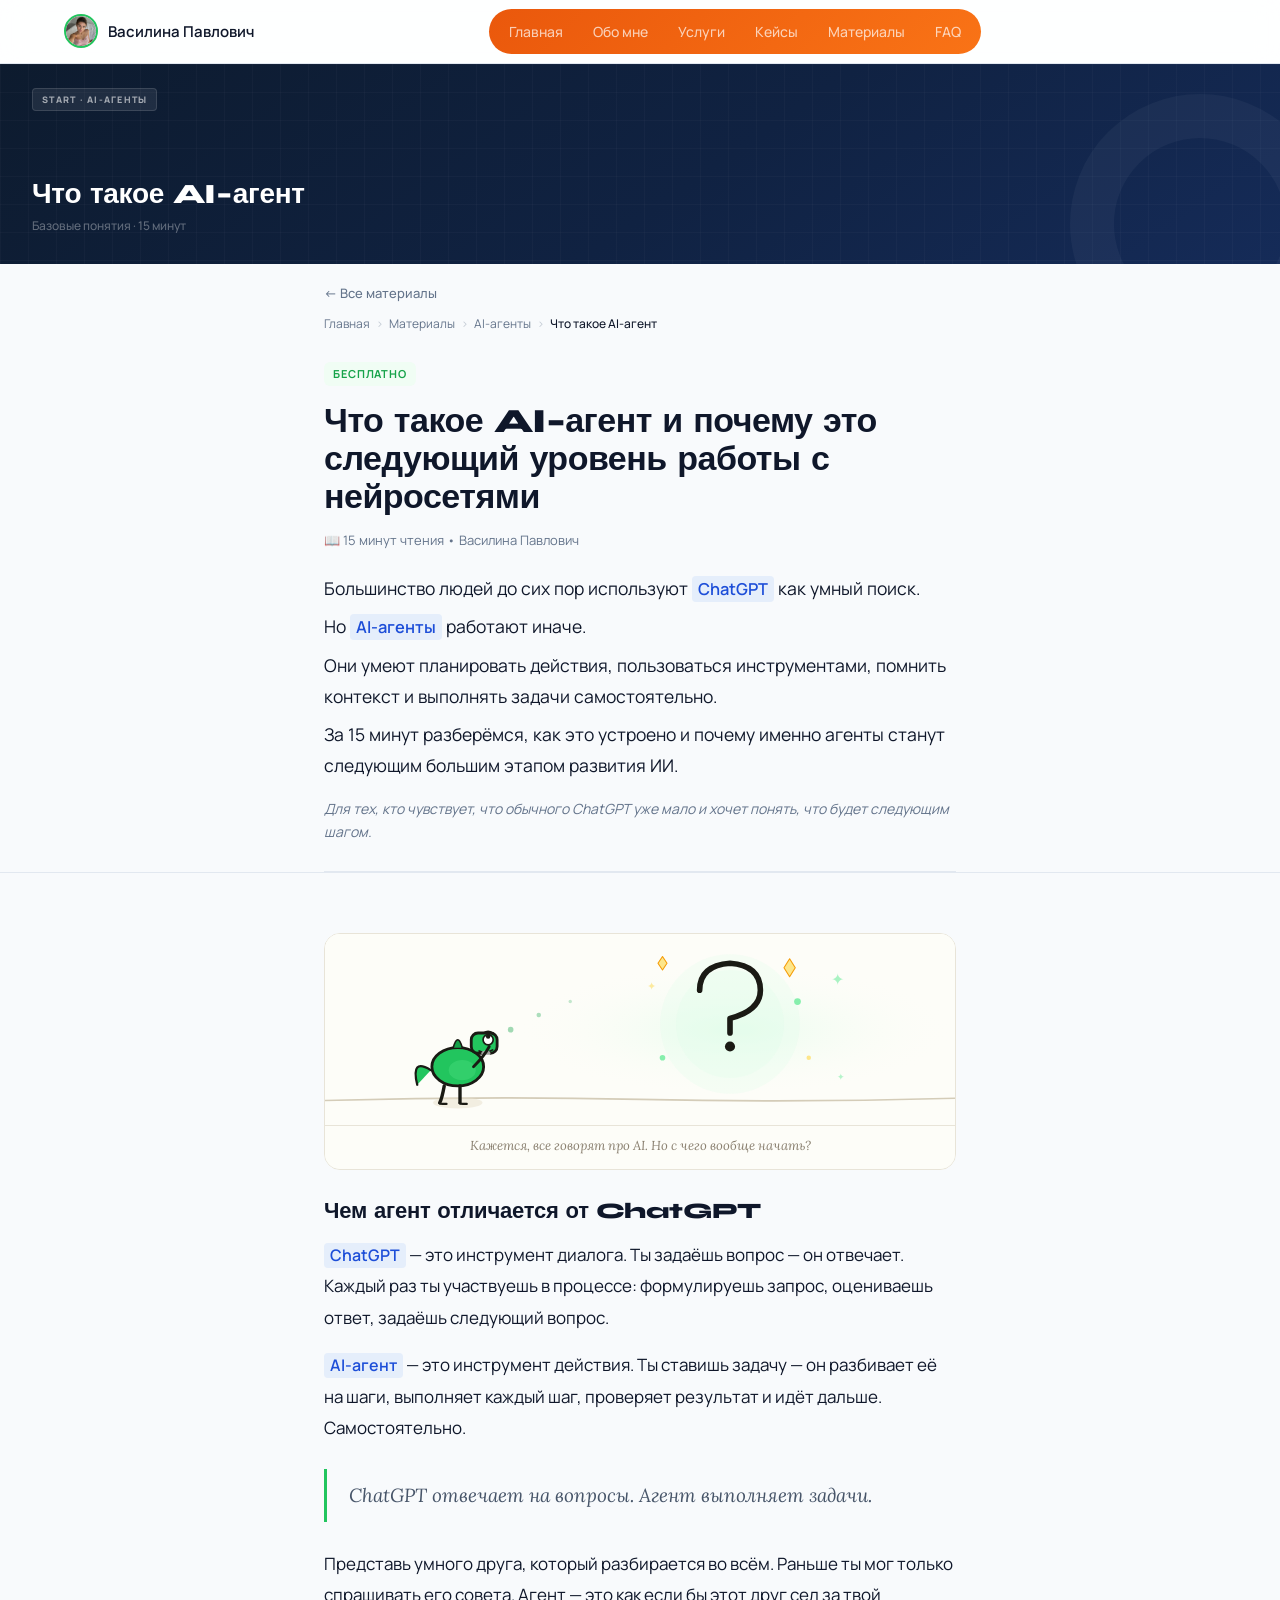
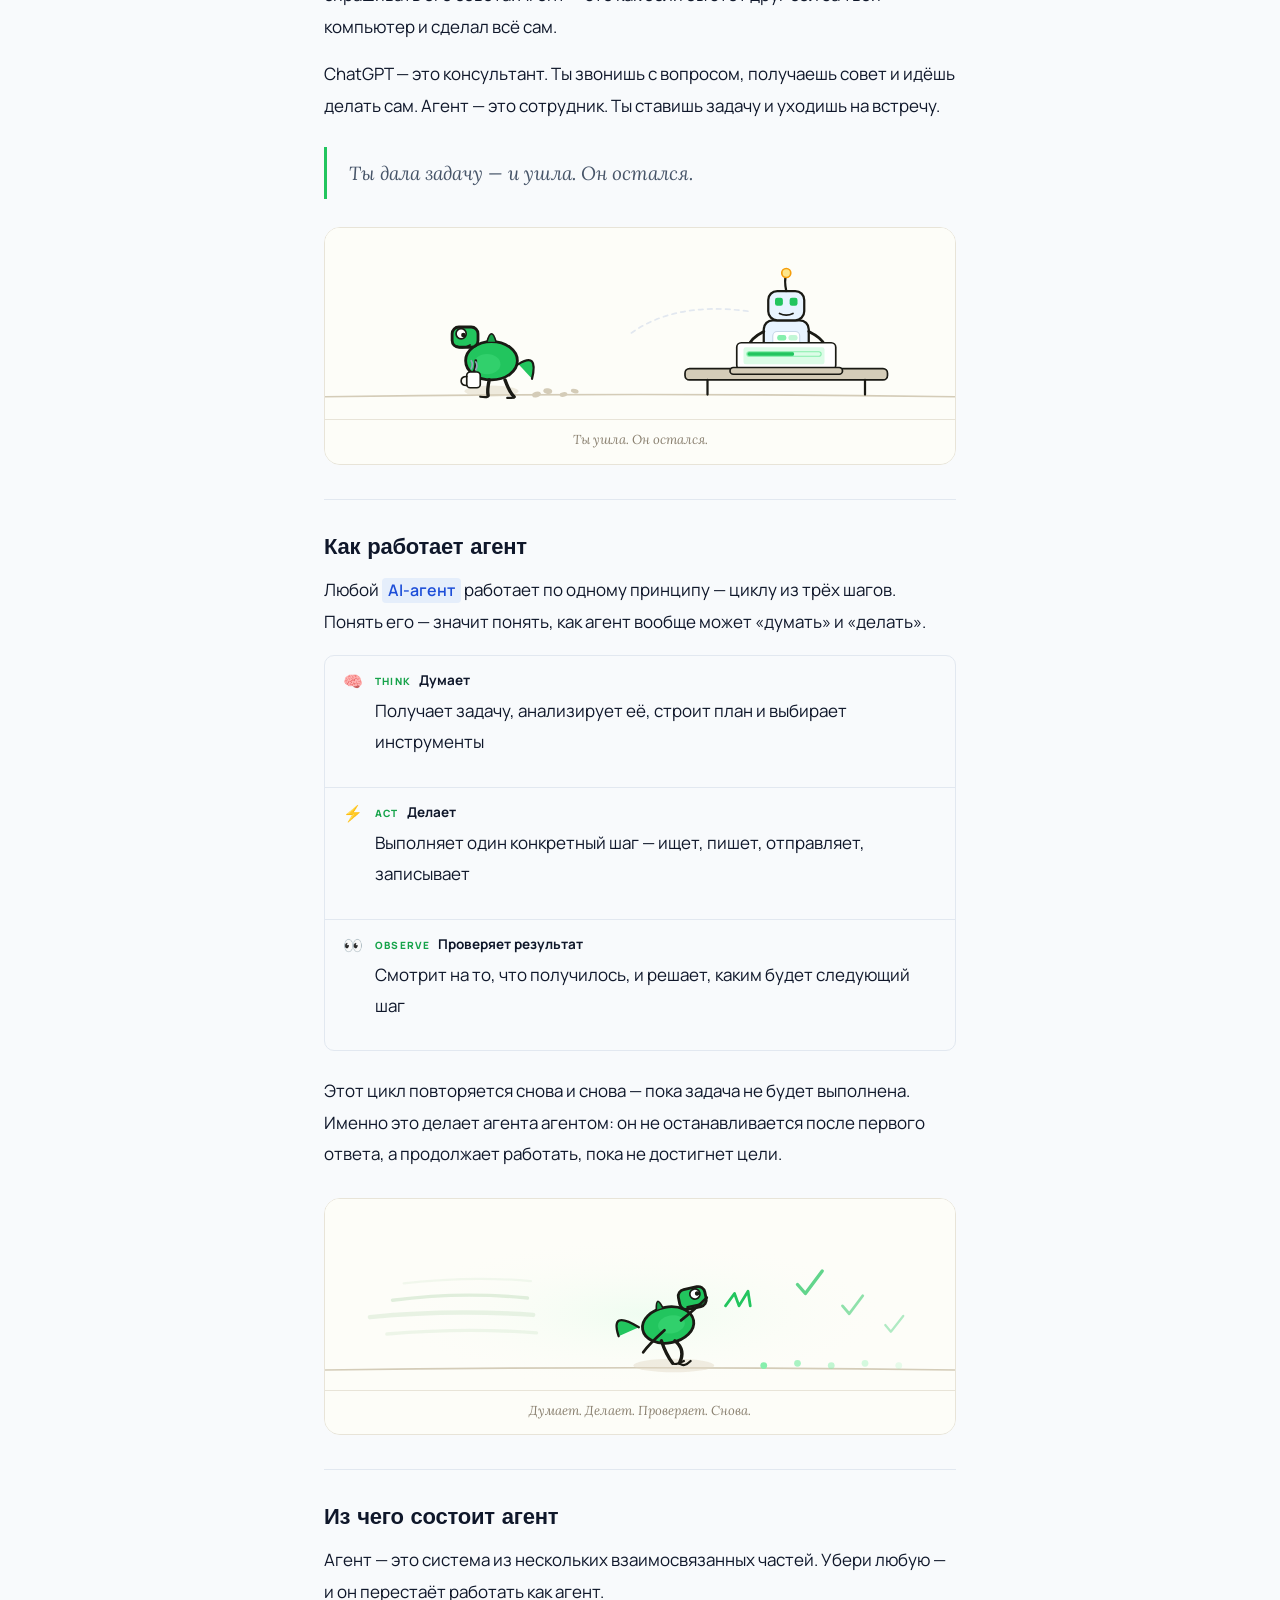
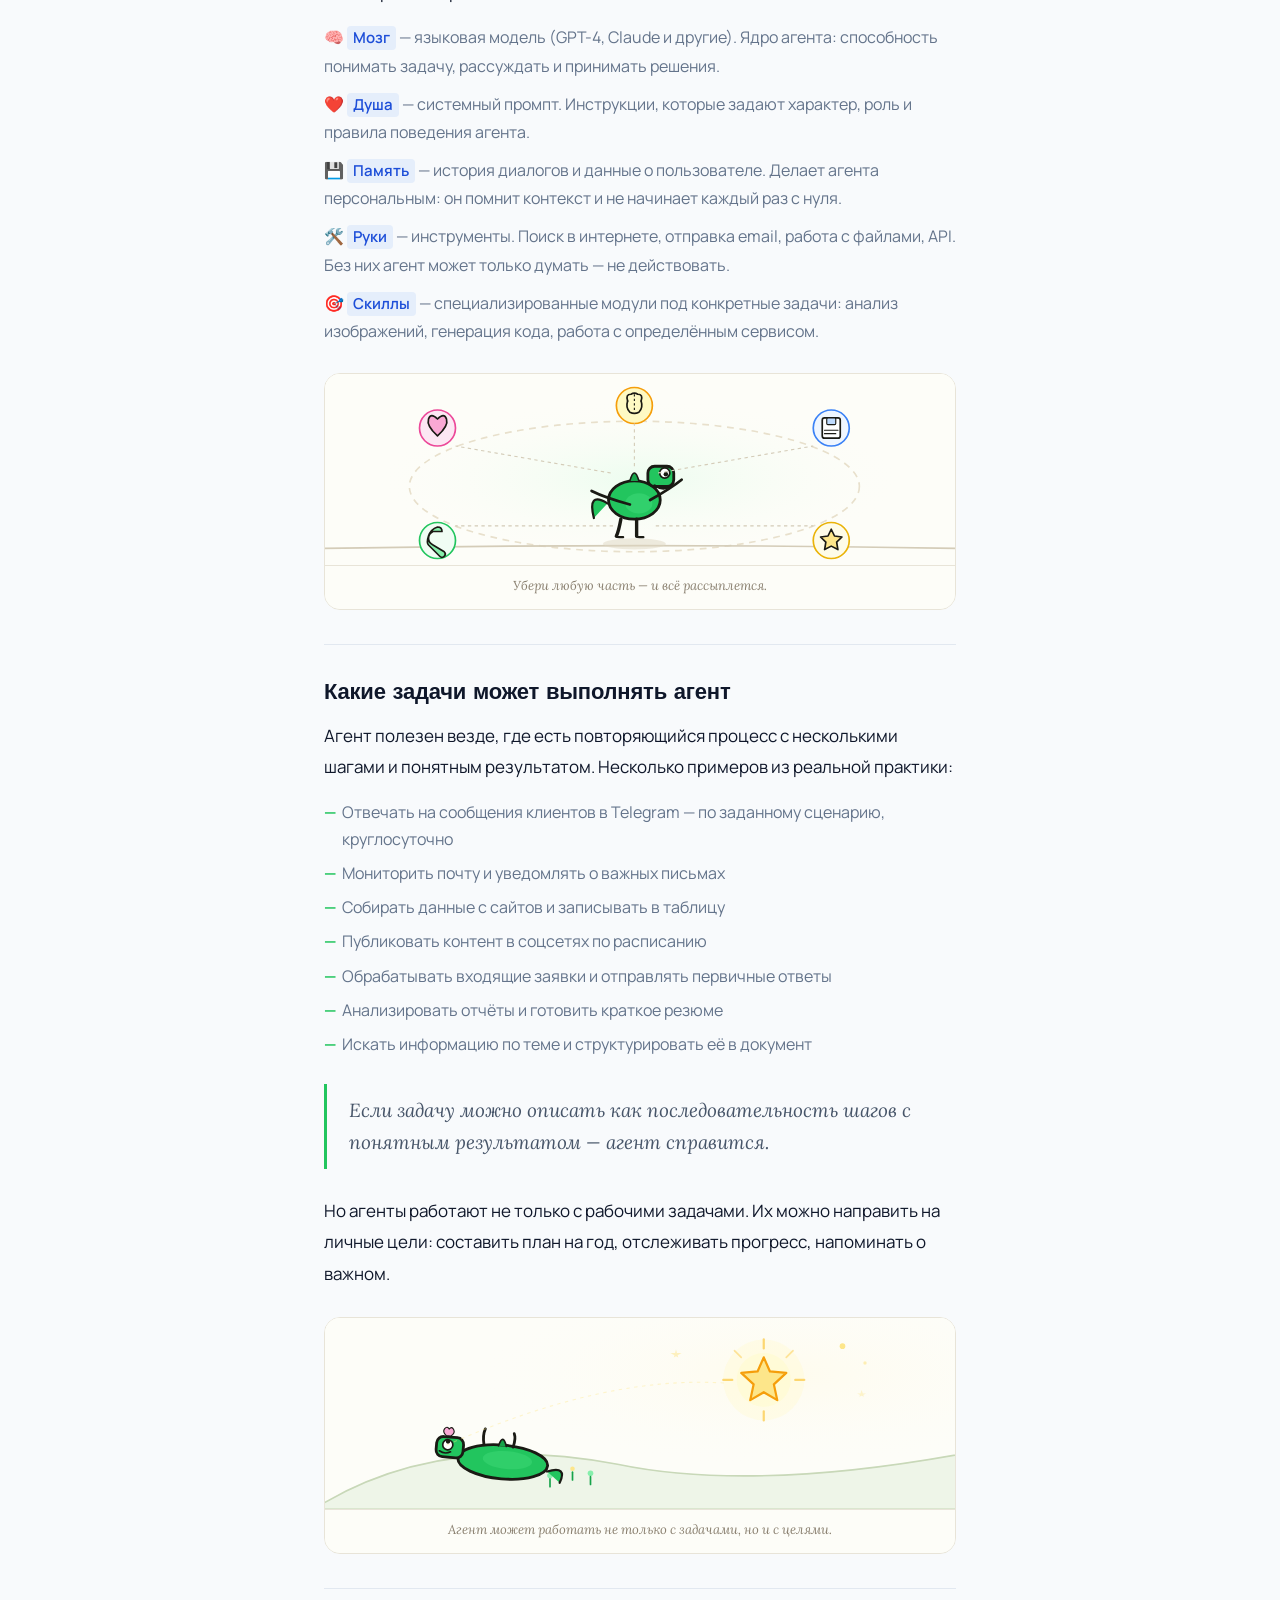
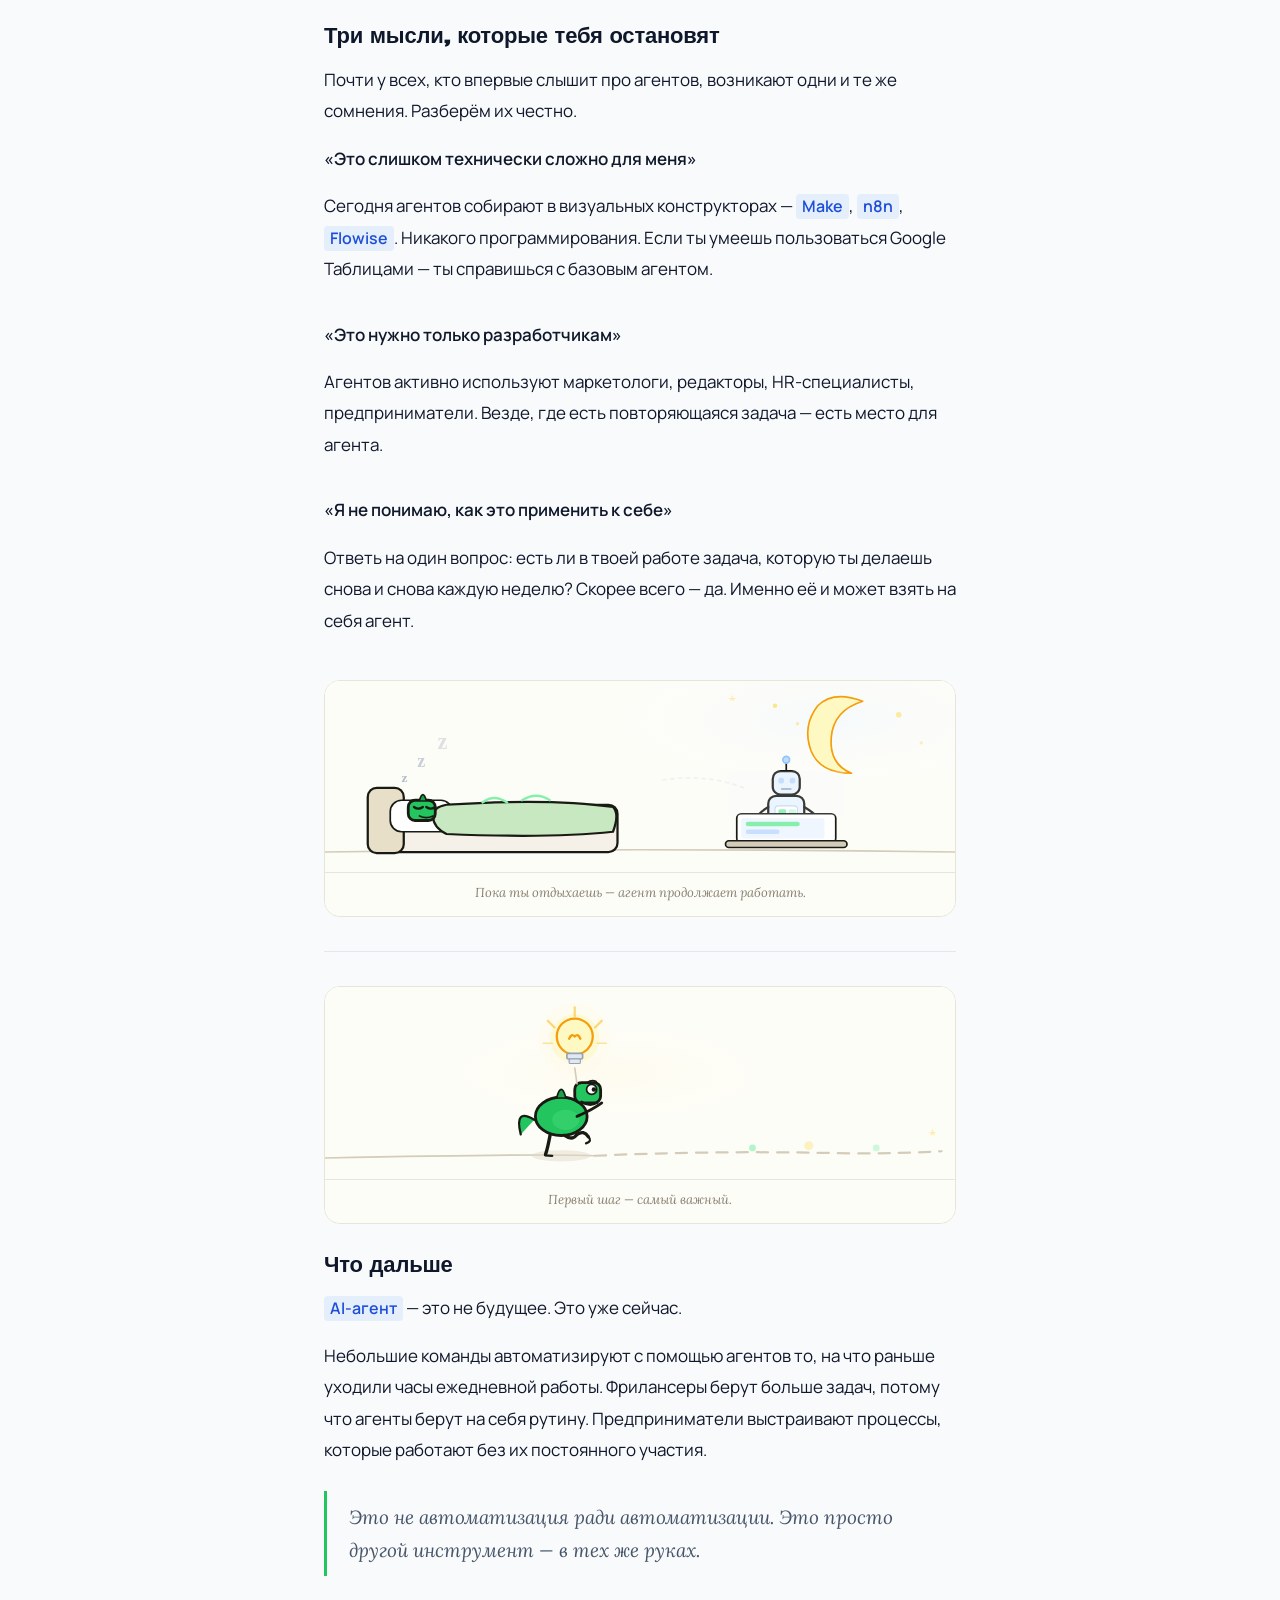
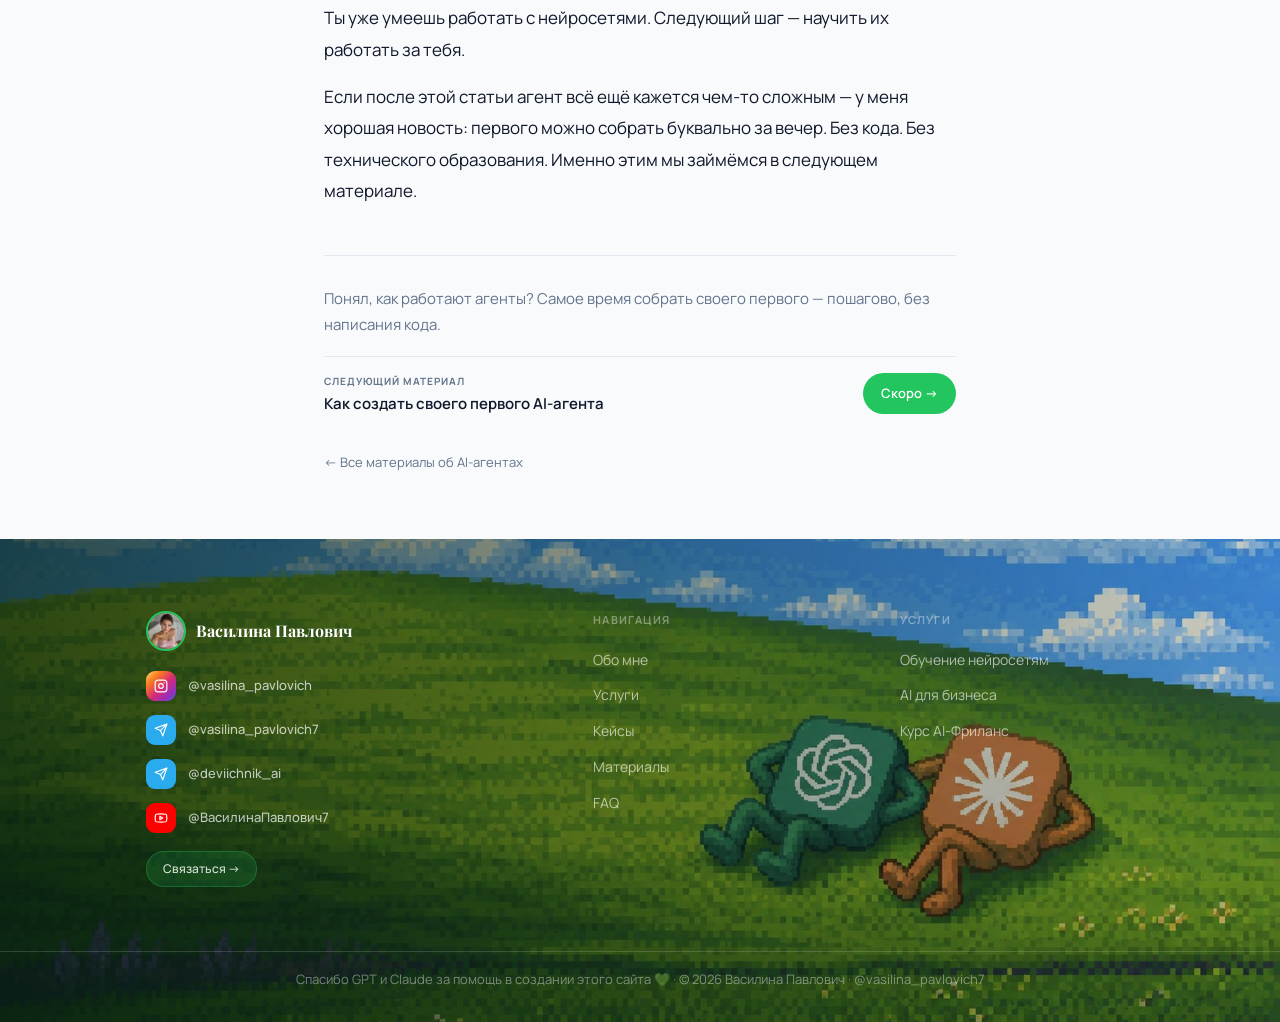
<file: materials/agents/what-is-ai-agent.html>
<!DOCTYPE html>
<html lang="ru">
<head>
<meta charset="UTF-8">
<meta name="viewport" content="width=device-width, initial-scale=1.0">
<title>Что такое AI-агент | AI-агенты | Василина Павлович</title>
<meta name="description" content="Что такое AI-агент, чем он отличается от ChatGPT и как работает цикл Think→Act→Observe. Объяснение для тех, кто хочет выйти на следующий уровень работы с нейросетями.">
<link rel="preconnect" href="https://fonts.googleapis.com">
<link href="https://fonts.googleapis.com/css2?family=Playfair+Display:ital,wght@0,700;1,400;1,700&family=Manrope:wght@400;500;600&family=Syne:wght@700;800&family=Lora:ital,wght@1,400;1,600&display=swap" rel="stylesheet">
<link rel="stylesheet" href="../../style.css">
<script type="text/javascript">
   (function(m,e,t,r,i,k,a){m[i]=m[i]||function(){(m[i].a=m[i].a||[]).push(arguments)};
   m[i].l=1*new Date();
   for (var j = 0; j < document.scripts.length; j++) {if (document.scripts[j].src === r) { return; }}
   k=e.createElement(t),a=e.getElementsByTagName(t)[0],k.async=1,k.src=r,a.parentNode.insertBefore(k,a)})
   (window, document, "script", "https://mc.yandex.ru/metrika/tag.js", "ym");
   ym(109718069, "init", { clickmap:true, trackLinks:true, accurateTrackBounce:true });
</script>
<noscript><div><img src="https://mc.yandex.ru/watch/109718069" style="position:absolute; left:-9999px;" alt="" /></div></noscript>
<style>
.art-cover {
  width:100%; height:200px;
  background:linear-gradient(145deg,#0d1b2e 0%,#102242 55%,#152b58 100%);
  display:flex; flex-direction:column; justify-content:space-between;
  padding:24px 32px 28px; position:relative; overflow:hidden;
  margin-top:64px; box-sizing:border-box;
}
.art-cover::after {
  content:''; position:absolute; inset:0;
  background-image:
    linear-gradient(rgba(255,255,255,0.025) 1px,transparent 1px),
    linear-gradient(90deg,rgba(255,255,255,0.025) 1px,transparent 1px);
  background-size:28px 28px; pointer-events:none; z-index:0;
}
.art-cover::before {
  content:''; position:absolute; width:260px; height:260px; border-radius:50%;
  border:44px solid rgba(255,255,255,0.04); bottom:-90px; right:-50px;
  pointer-events:none; z-index:0;
}
.art-cover-badge {
  display:inline-flex; align-self:flex-start;
  font-size:9px; font-weight:800; letter-spacing:0.14em; text-transform:uppercase;
  color:rgba(255,255,255,0.6); background:rgba(255,255,255,0.08);
  border:1px solid rgba(255,255,255,0.12); border-radius:4px; padding:3px 9px;
  position:relative; z-index:1;
}
.art-cover-text { position:relative; z-index:1; }
.art-cover-title {
  font-family:'Syne',sans-serif; font-size:clamp(20px,3.5vw,28px); font-weight:800;
  color:#fff; margin:0 0 5px; line-height:1.15; letter-spacing:-0.3px;
}
.art-cover-sub { font-size:12px; color:rgba(255,255,255,0.35); margin:0; font-weight:500; }
.art-page { background:var(--bg); }
.art-wrap { max-width:680px; margin:0 auto; padding:0 24px; }
.art-back {
  display:inline-flex; align-items:center; gap:6px; font-size:13px; font-weight:500;
  color:var(--text-secondary); text-decoration:none; padding:18px 0 0; transition:color 0.2s;
}
.art-back:hover { color:var(--green-dark); }
.art-breadcrumbs {
  display:flex; align-items:center; gap:6px; flex-wrap:wrap;
  font-size:12px; color:var(--text-secondary); padding:8px 0 0;
}
.art-breadcrumbs a { color:var(--text-secondary); text-decoration:none; transition:color 0.2s; }
.art-breadcrumbs a:hover { color:var(--green-dark); }
.art-breadcrumbs-sep { opacity:0.35; }
.art-breadcrumbs-current { color:var(--text-primary); font-weight:500; }
.art-header { padding:24px 0 28px; border-bottom:1px solid var(--border); }
.art-badge {
  display:inline-flex; font-size:11px; font-weight:700; letter-spacing:0.08em;
  text-transform:uppercase; color:var(--green-dark); background:var(--green-light);
  border-radius:6px; padding:3px 9px; margin-bottom:16px;
}
.art-header h1 {
  font-family:'Syne',sans-serif; font-size:clamp(24px,4vw,34px); font-weight:800;
  color:var(--text-primary); letter-spacing:-0.5px; margin:0 0 12px; line-height:1.12;
}
.art-meta { font-size:13px; color:var(--text-secondary); margin:0 0 22px; }
.art-lead { font-size:17.5px; line-height:1.75; color:var(--text-primary); margin:0 0 16px; }
.art-lead p { margin:0 0 8px; }
.art-lead p:last-child { margin:0; }
.art-target { font-size:14px; color:var(--text-secondary); font-style:italic; line-height:1.65; margin:0; }
.art-body { padding:32px 0; }
.art-body p { font-size:17px; line-height:1.85; color:var(--text-primary); margin:0 0 16px; }
.art-body h2 {
  font-family:'Syne',sans-serif; font-size:clamp(18px,2.5vw,22px); font-weight:800;
  color:var(--text-primary); margin:0 0 14px; letter-spacing:-0.2px; line-height:1.2;
}
.art-body strong { font-weight:700; color:var(--text-primary); }
.art-term {
  background:rgba(59,130,246,0.1); color:#1d4ed8;
  padding:1px 6px 2px; border-radius:4px; font-weight:600; font-size:0.94em; white-space:nowrap;
}
.art-divider { border:none; border-top:1px solid var(--border); margin:34px 0; }
.art-body ul {
  list-style:none; padding:0; margin:0 0 18px;
  display:flex; flex-direction:column; gap:7px;
}
.art-body ul li {
  font-size:16px; color:var(--text-secondary); padding-left:18px; position:relative; line-height:1.7;
}
.art-body ul li::before { content:'—'; position:absolute; left:0; color:var(--green-main); font-weight:700; }
.art-tao { margin:18px 0 24px; border:1px solid var(--border); border-radius:10px; overflow:hidden; }
.art-tao-row { display:flex; align-items:flex-start; gap:12px; padding:13px 18px; }
.art-tao-row + .art-tao-row { border-top:1px solid var(--border); }
.art-tao-emoji { font-size:16px; flex-shrink:0; line-height:1.5; }
.art-tao-right { flex:1; }
.art-tao-head { display:flex; align-items:baseline; gap:8px; margin:0 0 3px; }
.art-tao-key { font-size:10px; font-weight:800; letter-spacing:0.12em; text-transform:uppercase; color:var(--green-dark); }
.art-tao-word { font-size:13.5px; font-weight:700; color:var(--text-primary); }
.art-tao-desc { font-size:13px; line-height:1.6; color:var(--text-secondary); margin:0; }
.art-components { margin:14px 0 0; }
.art-components p { font-size:16px; line-height:1.75; color:var(--text-secondary); margin:0 0 10px; }
.art-components p:last-child { margin:0; }
.art-pullquote { margin:26px 0; padding:10px 0 10px 22px; border-left:3px solid var(--green-main); }
.art-pullquote p {
  font-family:'Lora',serif; font-style:italic; font-size:19px; line-height:1.7;
  color:#475569; margin:0 !important;
}
.art-objections { margin:4px 0 18px; display:flex; flex-direction:column; gap:18px; }
.art-obj-q { font-size:15.5px; font-weight:600; color:var(--text-primary); margin:0 0 4px; }
.art-obj-a { font-size:15px; line-height:1.8; color:var(--text-secondary); margin:0; }

/* ---- ILLUSTRATIONS ---- */
.art-illus {
  margin:28px 0;
  border-radius:16px; overflow:hidden; background:#fdfdf8;
  border:1px solid #e8e4d8;
}
.art-illus svg { display:block; width:100%; height:auto; }
.art-illus-caption {
  font-family:'Lora',serif; font-style:italic;
  font-size:13px; color:#8a8070;
  text-align:center; padding:9px 24px 12px;
  border-top:1px solid #e8e4d8; margin:0; background:#fdfdf8;
}

.art-cta { border-top:1px solid var(--border); padding:30px 0 64px; }
.art-cta-intro { font-size:15px; color:var(--text-secondary); line-height:1.75; margin:0 0 18px; }
.art-cta-next {
  display:flex; align-items:center; justify-content:space-between; gap:16px;
  padding:16px 0; border-top:1px solid var(--border); margin-bottom:18px;
}
.art-cta-next-body { flex:1; min-width:0; }
.art-cta-label {
  font-size:10px; font-weight:700; letter-spacing:0.1em; text-transform:uppercase;
  color:var(--text-secondary); display:block; margin-bottom:4px;
}
.art-cta-next-title { font-size:15px; font-weight:600; color:var(--text-primary); margin:0; line-height:1.3; }
.art-cta-btn {
  display:inline-flex; align-items:center; padding:9px 18px;
  background:var(--green-main); color:#fff; border-radius:var(--radius-pill);
  font-size:13px; font-weight:600; text-decoration:none; white-space:nowrap; flex-shrink:0;
  transition:background 0.2s;
}
.art-cta-btn:hover { background:var(--green-dark); }
.art-back-bottom {
  display:inline-flex; align-items:center; gap:6px;
  font-size:13px; color:var(--text-secondary); text-decoration:none; transition:color 0.2s;
}
.art-back-bottom:hover { color:var(--green-dark); }

@media (max-width:600px) {
  .art-wrap { padding:0 18px; }
  .art-cover { padding:20px 20px 22px; height:180px; }
  .art-body p { font-size:16px; }
  .art-lead { font-size:16.5px; }
  .art-pullquote p { font-size:17px; }
  .art-cta-next { flex-direction:column; align-items:flex-start; gap:10px; }
}
</style>
</head>
<body>

<nav class="navbar">
  <div class="nav-inner">
    <a href="https://www.instagram.com/vasilina_pavlovich" target="_blank" class="nav-logo">
      <img src="../../assets/image-1.jpg" style="width:34px;height:34px;border-radius:50%;object-fit:cover;object-position:center 10%;border:2px solid var(--green-main);flex-shrink:0" alt="Василина">
      <span class="nav-logo-text">Василина Павлович</span>
    </a>
    <div class="nav-links">
      <a href="../../index.html">Главная</a>
      <a href="../../index.html#about">Обо мне</a>
      <a href="../../index.html#uslugi">Услуги</a>
      <a href="../../index.html#results">Кейсы</a>
      <a href="../../materials.html" class="active">Материалы</a>
      <a href="../../index.html#faq">FAQ</a>
    </div>
    <div class="nav-right">
      <button class="hamburger" onclick="toggleMenu()" aria-label="Меню"><span></span><span></span><span></span></button>
    </div>
  </div>
</nav>
<div class="mobile-menu" id="mobileMenu">
  <a href="../../index.html" onclick="closeMenu()">Главная</a>
  <a href="../../index.html#about" onclick="closeMenu()">Обо мне</a>
  <a href="../../index.html#uslugi" onclick="closeMenu()">Услуги</a>
  <a href="../../index.html#results" onclick="closeMenu()">Кейсы</a>
  <a href="../../materials.html" onclick="closeMenu()">Материалы</a>
  <a href="../../index.html#faq" onclick="closeMenu()">FAQ</a>
  <a href="https://t.me/vasilina_pavlovich7" target="_blank" class="btn-pill btn-blue" style="margin-top:4px;justify-content:center">Написать в Telegram</a>
</div>

<div class="art-cover">
  <span class="art-cover-badge">Start · AI-агенты</span>
  <div class="art-cover-text">
    <p class="art-cover-title">Что такое AI-агент</p>
    <p class="art-cover-sub">Базовые понятия · 15 минут</p>
  </div>
</div>

<div class="art-page">
  <div style="border-bottom:1px solid var(--border)">
    <div class="art-wrap">
      <a href="index.html" class="art-back">← Все материалы</a>
      <nav class="art-breadcrumbs">
        <a href="../../index.html">Главная</a>
        <span class="art-breadcrumbs-sep">›</span>
        <a href="../../materials.html">Материалы</a>
        <span class="art-breadcrumbs-sep">›</span>
        <a href="index.html">AI-агенты</a>
        <span class="art-breadcrumbs-sep">›</span>
        <span class="art-breadcrumbs-current">Что такое AI-агент</span>
      </nav>
      <header class="art-header">
        <span class="art-badge">Бесплатно</span>
        <h1>Что такое AI-агент и почему это следующий уровень работы с нейросетями</h1>
        <p class="art-meta">📖 15 минут чтения&nbsp;•&nbsp;Василина Павлович</p>
        <div class="art-lead">
          <p>Большинство людей до сих пор используют <span class="art-term">ChatGPT</span> как умный поиск.</p>
          <p>Но <span class="art-term">AI-агенты</span> работают иначе.</p>
          <p>Они умеют планировать действия, пользоваться инструментами, помнить контекст и выполнять задачи самостоятельно.</p>
          <p>За 15 минут разберёмся, как это устроено и почему именно агенты станут следующим большим этапом развития ИИ.</p>
        </div>
        <p class="art-target">Для тех, кто чувствует, что обычного ChatGPT уже мало и хочет понять, что будет следующим шагом.</p>
      </header>
    </div>
  </div>

  <div class="art-wrap">
    <div class="art-body">

      <!-- ═══ ILLUSTRATION 1: Дино смотрит на огромный вопрос ═══ -->
      <!-- Сцена: любопытство перед чем-то большим и новым -->
      <figure class="art-illus">
        <svg viewBox="0 0 560 170" xmlns="http://www.w3.org/2000/svg" style="background:#fdfdf8">
          <defs>
            <radialGradient id="glow1" cx="65%" cy="50%" r="35%">
              <stop offset="0%" stop-color="#dcfce7" stop-opacity="0.6"/>
              <stop offset="100%" stop-color="#fdfdf8" stop-opacity="0"/>
            </radialGradient>
          </defs>
          <rect width="560" height="170" fill="#fdfdf8"/>
          <rect width="560" height="170" fill="url(#glow1)"/>

          <!-- Ground line - sketchy -->
          <path d="M 0,148 Q 140,144 280,147 Q 420,150 560,146" fill="none" stroke="#d4ccb8" stroke-width="1.5" stroke-linecap="round"/>

          <!-- Dino — small, standing, looking up-right at the "?" -->
          <g transform="translate(118,118)">
            <!-- shadow -->
            <ellipse cx="0" cy="32" rx="22" ry="5" fill="#e8e0cc" opacity="0.5"/>
            <!-- tail -->
            <path d="M -24,3 Q -42,-8 -36,16" fill="#22C55E" stroke="#1a1a14" stroke-width="2" stroke-linecap="round" stroke-linejoin="round"/>
            <!-- body -->
            <ellipse cx="0" cy="0" rx="23" ry="17" fill="#22C55E" stroke="#1a1a14" stroke-width="2.5"/>
            <!-- belly patch -->
            <ellipse cx="4" cy="3" rx="12" ry="9" fill="#4ade80" opacity="0.4"/>
            <!-- back spike -->
            <path d="M -4,-17 Q 0,-31 4,-17" fill="#16A34A" stroke="#1a1a14" stroke-width="1.5" stroke-linecap="round"/>
            <!-- head — tilted slightly up -->
            <rect x="12" y="-30" width="23" height="18" rx="6" fill="#22C55E" stroke="#1a1a14" stroke-width="2.5"/>
            <!-- eye — looking UP (pupil at top of white) -->
            <circle cx="27" cy="-24" r="4.5" fill="white" stroke="#1a1a14" stroke-width="1.5"/>
            <circle cx="27" cy="-27" r="2" fill="#1a1a14"/>
            <!-- eyebrow raised — curious -->
            <path d="M 23,-30 Q 27,-33 31,-30" fill="none" stroke="#1a1a14" stroke-width="1.5" stroke-linecap="round"/>
            <!-- open mouth — awe -->
            <path d="M 19,-14 Q 25,-11 31,-15" fill="none" stroke="#1a1a14" stroke-width="1.5" stroke-linecap="round"/>
            <ellipse cx="25" cy="-12" rx="4" ry="2.5" fill="white" stroke="none" opacity="0.6"/>
            <!-- arm pointing up -->
            <path d="M 14,0 Q 24,-10 28,-18" fill="none" stroke="#1a1a14" stroke-width="2.5" stroke-linecap="round"/>
            <!-- legs -->
            <path d="M -12,17 Q -14,28 -16,32" fill="none" stroke="#1a1a14" stroke-width="3" stroke-linecap="round"/>
            <path d="M -16,32 Q -18,33 -10,33" fill="none" stroke="#1a1a14" stroke-width="2" stroke-linecap="round"/>
            <path d="M 2,17 Q 2,28 2,32" fill="none" stroke="#1a1a14" stroke-width="3" stroke-linecap="round"/>
            <path d="M 2,32 Q 0,33 8,33" fill="none" stroke="#1a1a14" stroke-width="2" stroke-linecap="round"/>
          </g>

          <!-- Giant floating "?" — the unknown -->
          <!-- outer glow rings -->
          <circle cx="360" cy="80" r="62" fill="#dcfce7" opacity="0.25"/>
          <circle cx="360" cy="80" r="48" fill="#dcfce7" opacity="0.3"/>
          <!-- question mark — hand-drawn feel with path -->
          <path d="M 333,50 Q 333,28 360,26 Q 387,28 387,50 Q 387,68 360,75 L 360,88"
                fill="none" stroke="#1a1a14" stroke-width="5" stroke-linecap="round" stroke-linejoin="round"/>
          <circle cx="360" cy="100" r="4.5" fill="#1a1a14"/>
          <!-- sparkles around "?" -->
          <path d="M 408,30 L 413,22 L 418,30 L 413,38 Z" fill="#fde68a" stroke="#f59e0b" stroke-width="1" stroke-linejoin="round"/>
          <path d="M 296,26 L 300,20 L 304,26 L 300,32 Z" fill="#fde68a" stroke="#f59e0b" stroke-width="1" stroke-linejoin="round"/>
          <circle cx="420" cy="60" r="3" fill="#86efac"/>
          <circle cx="300" cy="110" r="2.5" fill="#86efac"/>
          <circle cx="430" cy="110" r="2" fill="#fde68a"/>
          <!-- small stars -->
          <text x="450" y="45" font-size="14" fill="#86efac" opacity="0.7">✦</text>
          <text x="286" y="50" font-size="10" fill="#fde68a" opacity="0.8">✦</text>
          <text x="455" y="130" font-size="8" fill="#86efac" opacity="0.6">✦</text>

          <!-- Dino's thought trail (dots) toward the "?" -->
          <circle cx="165" cy="85" r="2.5" fill="#16A34A" opacity="0.4"/>
          <circle cx="190" cy="72" r="2" fill="#16A34A" opacity="0.35"/>
          <circle cx="218" cy="60" r="1.5" fill="#16A34A" opacity="0.25"/>
        </svg>
        <figcaption class="art-illus-caption">Кажется, все говорят про AI. Но с чего вообще начать?</figcaption>
      </figure>

      <h2>Чем агент отличается от ChatGPT</h2>

      <p><span class="art-term">ChatGPT</span> — это инструмент диалога. Ты задаёшь вопрос — он отвечает. Каждый раз ты участвуешь в процессе: формулируешь запрос, оцениваешь ответ, задаёшь следующий вопрос.</p>

      <p><span class="art-term">AI-агент</span> — это инструмент действия. Ты ставишь задачу — он разбивает её на шаги, выполняет каждый шаг, проверяет результат и идёт дальше. Самостоятельно.</p>

      <div class="art-pullquote">
        <p>ChatGPT отвечает на вопросы. Агент выполняет задачи.</p>
      </div>

      <p>Представь умного друга, который разбирается во всём. Раньше ты мог только спрашивать его совета. Агент — это как если бы этот друг сел за твой компьютер и сделал всё сам.</p>

      <p>ChatGPT — это консультант. Ты звонишь с вопросом, получаешь совет и идёшь делать сам. Агент — это сотрудник. Ты ставишь задачу и уходишь на встречу.</p>

      <div class="art-pullquote">
        <p>Ты дала задачу — и ушла. Он остался.</p>
      </div>

      <!-- ═══ ILLUSTRATION 2: Дино уходит с кофе, агент остаётся работать ═══ -->
      <!-- Сцена: доверие. Можно идти — он справится -->
      <figure class="art-illus">
        <svg viewBox="0 0 560 170" xmlns="http://www.w3.org/2000/svg" style="background:#fdfdf8">
          <rect width="560" height="170" fill="#fdfdf8"/>

          <!-- Ground -->
          <path d="M 0,150 Q 280,146 560,150" fill="none" stroke="#d4ccb8" stroke-width="1.5" stroke-linecap="round"/>

          <!-- Shadow under Dino (left, walking away) -->
          <ellipse cx="148" cy="145" rx="24" ry="5" fill="#e0d8c4" opacity="0.5"/>

          <!-- DINO — facing LEFT (mirrored), walking away with coffee -->
          <!-- Using scale(-1,1) to flip -->
          <g transform="translate(148,118) scale(-1,1)">
            <!-- tail -->
            <path d="M -24,3 Q -42,-8 -36,16" fill="#22C55E" stroke="#1a1a14" stroke-width="2" stroke-linecap="round" stroke-linejoin="round"/>
            <!-- body -->
            <ellipse cx="0" cy="0" rx="23" ry="17" fill="#22C55E" stroke="#1a1a14" stroke-width="2.5"/>
            <ellipse cx="4" cy="3" rx="12" ry="9" fill="#4ade80" opacity="0.4"/>
            <!-- spike -->
            <path d="M -4,-17 Q 0,-31 4,-17" fill="#16A34A" stroke="#1a1a14" stroke-width="1.5" stroke-linecap="round"/>
            <!-- head -->
            <rect x="12" y="-30" width="23" height="18" rx="6" fill="#22C55E" stroke="#1a1a14" stroke-width="2.5"/>
            <!-- eye — relaxed/happy, looking back slightly -->
            <circle cx="27" cy="-24" r="4.5" fill="white" stroke="#1a1a14" stroke-width="1.5"/>
            <circle cx="25" cy="-23" r="2" fill="#1a1a14"/>
            <!-- smile -->
            <path d="M 19,-14 Q 25,-10 31,-13" fill="none" stroke="#1a1a14" stroke-width="1.5" stroke-linecap="round"/>
            <!-- arm holding coffee cup -->
            <path d="M 14,0 Q 14,8 16,10" fill="none" stroke="#1a1a14" stroke-width="2.5" stroke-linecap="round"/>
            <!-- coffee cup -->
            <rect x="10" y="10" width="12" height="14" rx="3" fill="white" stroke="#1a1a14" stroke-width="1.5"/>
            <path d="M 22,14 Q 27,14 27,18 Q 27,22 22,22" fill="none" stroke="#1a1a14" stroke-width="1.5" stroke-linecap="round"/>
            <!-- steam -->
            <path d="M 14,8 Q 12,4 14,1" fill="none" stroke="#94a3b8" stroke-width="1.5" stroke-linecap="round"/>
            <path d="M 18,7 Q 16,3 18,0" fill="none" stroke="#94a3b8" stroke-width="1.5" stroke-linecap="round"/>
            <!-- walking legs — mid-stride -->
            <path d="M -12,17 Q -16,28 -20,32" fill="none" stroke="#1a1a14" stroke-width="3" stroke-linecap="round"/>
            <path d="M -20,32 Q -22,33 -14,33" fill="none" stroke="#1a1a14" stroke-width="2" stroke-linecap="round"/>
            <path d="M 2,17 Q 4,26 3,31" fill="none" stroke="#1a1a14" stroke-width="3" stroke-linecap="round"/>
            <path d="M 3,31 Q 2,33 10,32" fill="none" stroke="#1a1a14" stroke-width="2" stroke-linecap="round"/>
          </g>

          <!-- Footprints trailing behind Dino -->
          <ellipse cx="188" cy="148" rx="4" ry="2.5" fill="#d4ccb8" transform="rotate(-15,188,148)"/>
          <ellipse cx="198" cy="145" rx="4" ry="2.5" fill="#d4ccb8" transform="rotate(10,198,145)"/>
          <ellipse cx="212" cy="148" rx="3.5" ry="2" fill="#d4ccb8" transform="rotate(-10,212,148)"/>
          <ellipse cx="222" cy="145" rx="3.5" ry="2" fill="#d4ccb8" transform="rotate(15,222,145)"/>

          <!-- Robot/Agent — at desk on the right, working -->
          <!-- Desk -->
          <rect x="320" y="125" width="180" height="10" rx="4" fill="#d4ccb8" stroke="#1a1a14" stroke-width="1.5" stroke-linecap="round"/>
          <path d="M 340,135 L 340,148" stroke="#1a1a14" stroke-width="2" stroke-linecap="round"/>
          <path d="M 480,135 L 480,148" stroke="#1a1a14" stroke-width="2" stroke-linecap="round"/>

          <!-- Robot shadow -->
          <ellipse cx="410" cy="126" rx="28" ry="5" fill="#e0d8c4" opacity="0.5"/>

          <!-- Robot body (simple, friendly) -->
          <g transform="translate(410,90)">
            <!-- body -->
            <rect x="-20" y="-8" width="40" height="36" rx="8" fill="#e8f4ff" stroke="#1a1a14" stroke-width="2" stroke-linecap="round" stroke-linejoin="round"/>
            <!-- belly panel -->
            <rect x="-12" y="2" width="24" height="16" rx="4" fill="white" stroke="#c7d8e8" stroke-width="1"/>
            <!-- panel glow -->
            <rect x="-8" y="5" width="8" height="5" rx="2" fill="#86efac"/>
            <rect x="2" y="5" width="8" height="5" rx="2" fill="#86efac" opacity="0.5"/>
            <rect x="-8" y="13" width="18" height="3" rx="1.5" fill="#bfdbfe"/>
            <!-- head -->
            <rect x="-16" y="-34" width="32" height="26" rx="8" fill="#e8f4ff" stroke="#1a1a14" stroke-width="2" stroke-linecap="round"/>
            <!-- eyes — happy, working -->
            <rect x="-10" y="-28" rx="2" width="7" height="7" fill="#22C55E"/>
            <rect x="3" y="-28" rx="2" width="7" height="7" fill="#22C55E"/>
            <!-- mouth — slight smile -->
            <path d="M -6,-14 Q 0,-11 6,-14" fill="none" stroke="#1a1a14" stroke-width="1.5" stroke-linecap="round"/>
            <!-- antenna -->
            <path d="M 0,-34 Q -2,-44 0,-48" fill="none" stroke="#1a1a14" stroke-width="2" stroke-linecap="round"/>
            <circle cx="0" cy="-50" r="4" fill="#fde68a" stroke="#f59e0b" stroke-width="1.5"/>
            <!-- arms — one typing -->
            <path d="M -20,2 Q -32,8 -34,16" fill="none" stroke="#1a1a14" stroke-width="2.5" stroke-linecap="round" stroke-linejoin="round"/>
            <path d="M 20,2 Q 32,8 34,14" fill="none" stroke="#1a1a14" stroke-width="2.5" stroke-linecap="round" stroke-linejoin="round"/>
          </g>

          <!-- Laptop on desk -->
          <rect x="366" y="102" width="88" height="24" rx="4" fill="white" stroke="#1a1a14" stroke-width="1.5"/>
          <rect x="360" y="124" width="100" height="6" rx="3" fill="#d4ccb8" stroke="#1a1a14" stroke-width="1.5"/>
          <!-- screen glow/content -->
          <rect x="372" y="106" width="72" height="15" rx="2" fill="#dcfce7"/>
          <!-- tiny progress bar -->
          <rect x="375" y="110" width="42" height="4" rx="2" fill="#22C55E"/>
          <rect x="375" y="110" width="66" height="4" rx="2" fill="none" stroke="#86efac" stroke-width="1"/>

          <!-- Waving hand from robot to Dino -->
          <path d="M 376,74 Q 310,65 270,95" fill="none" stroke="#e2e8f0" stroke-width="1.5" stroke-dasharray="4,4" stroke-linecap="round"/>
        </svg>
        <figcaption class="art-illus-caption">Ты ушла. Он остался.</figcaption>
      </figure>

      <hr class="art-divider">

      <h2>Как работает агент</h2>

      <p>Любой <span class="art-term">AI-агент</span> работает по одному принципу — циклу из трёх шагов. Понять его — значит понять, как агент вообще может «думать» и «делать».</p>

      <div class="art-tao">
        <div class="art-tao-row">
          <span class="art-tao-emoji">🧠</span>
          <div class="art-tao-right">
            <div class="art-tao-head">
              <span class="art-tao-key">Think</span>
              <span class="art-tao-word">Думает</span>
            </div>
            <p class="art-tao-desc">Получает задачу, анализирует её, строит план и выбирает инструменты</p>
          </div>
        </div>
        <div class="art-tao-row">
          <span class="art-tao-emoji">⚡</span>
          <div class="art-tao-right">
            <div class="art-tao-head">
              <span class="art-tao-key">Act</span>
              <span class="art-tao-word">Делает</span>
            </div>
            <p class="art-tao-desc">Выполняет один конкретный шаг — ищет, пишет, отправляет, записывает</p>
          </div>
        </div>
        <div class="art-tao-row">
          <span class="art-tao-emoji">👀</span>
          <div class="art-tao-right">
            <div class="art-tao-head">
              <span class="art-tao-key">Observe</span>
              <span class="art-tao-word">Проверяет результат</span>
            </div>
            <p class="art-tao-desc">Смотрит на то, что получилось, и решает, каким будет следующий шаг</p>
          </div>
        </div>
      </div>

      <p>Этот цикл повторяется снова и снова — пока задача не будет выполнена. Именно это делает агента агентом: он не останавливается после первого ответа, а продолжает работать, пока не достигнет цели.</p>

      <!-- ═══ ILLUSTRATION 3: Дино в движении — ощущение потока и действия ═══ -->
      <!-- Сцена: энергия, момент, всё в движении -->
      <figure class="art-illus">
        <svg viewBox="0 0 560 170" xmlns="http://www.w3.org/2000/svg" style="background:#fdfdf8">
          <defs>
            <radialGradient id="glow3" cx="50%" cy="60%" r="40%">
              <stop offset="0%" stop-color="#dcfce7" stop-opacity="0.4"/>
              <stop offset="100%" stop-color="#fdfdf8" stop-opacity="0"/>
            </radialGradient>
          </defs>
          <rect width="560" height="170" fill="#fdfdf8"/>
          <rect width="560" height="170" fill="url(#glow3)"/>

          <!-- Ground -->
          <path d="M 0,152 Q 280,148 560,152" fill="none" stroke="#d4ccb8" stroke-width="1.5" stroke-linecap="round"/>

          <!-- Motion trail / speed whooshes -->
          <path d="M 60,90 Q 120,82 180,88" fill="none" stroke="#d4e8d0" stroke-width="3" stroke-linecap="round" opacity="0.7"/>
          <path d="M 40,105 Q 110,98 185,103" fill="none" stroke="#d4e8d0" stroke-width="4" stroke-linecap="round" opacity="0.5"/>
          <path d="M 55,120 Q 125,114 188,119" fill="none" stroke="#d4e8d0" stroke-width="3" stroke-linecap="round" opacity="0.4"/>
          <path d="M 70,75 Q 130,68 183,73" fill="none" stroke="#d4e8d0" stroke-width="2" stroke-linecap="round" opacity="0.3"/>

          <!-- Shadow -->
          <ellipse cx="310" cy="148" rx="36" ry="6" fill="#e0d8c4" opacity="0.45"/>

          <!-- DINO — running, mid-stride, leaning forward -->
          <g transform="translate(305,112)">
            <!-- tail — swept back from speed -->
            <path d="M -26,2 Q -52,-14 -44,10" fill="#22C55E" stroke="#1a1a14" stroke-width="2" stroke-linecap="round" stroke-linejoin="round"/>
            <!-- body — leaning forward ~15deg -->
            <ellipse cx="0" cy="0" rx="23" ry="16" fill="#22C55E" stroke="#1a1a14" stroke-width="2.5" transform="rotate(-10)"/>
            <ellipse cx="3" cy="0" rx="12" ry="8" fill="#4ade80" opacity="0.4" transform="rotate(-10)"/>
            <!-- spike — swept back -->
            <path d="M -8,-15 Q -6,-29 -2,-16" fill="#16A34A" stroke="#1a1a14" stroke-width="1.5" stroke-linecap="round" transform="rotate(-10)"/>
            <!-- head — leaning forward -->
            <g transform="rotate(-12)">
              <rect x="14" y="-28" width="24" height="18" rx="6" fill="#22C55E" stroke="#1a1a14" stroke-width="2.5"/>
              <!-- eye — focused/excited -->
              <circle cx="29" cy="-22" r="4.5" fill="white" stroke="#1a1a14" stroke-width="1.5"/>
              <circle cx="31" cy="-22" r="2" fill="#1a1a14"/>
              <!-- determined mouth -->
              <path d="M 20,-12 L 32,-12" fill="none" stroke="#1a1a14" stroke-width="2" stroke-linecap="round"/>
            </g>
            <!-- arms stretched forward & back — running -->
            <path d="M 12,-2 Q 30,-12 38,-18" fill="none" stroke="#1a1a14" stroke-width="2.5" stroke-linecap="round" transform="rotate(-10)"/>
            <path d="M -4,4 Q -20,14 -26,20" fill="none" stroke="#1a1a14" stroke-width="2.5" stroke-linecap="round" transform="rotate(-10)"/>
            <!-- legs — running stride -->
            <path d="M -6,14 Q -2,26 4,34" fill="none" stroke="#1a1a14" stroke-width="3" stroke-linecap="round"/>
            <path d="M 4,34 Q 6,36 14,32" fill="none" stroke="#1a1a14" stroke-width="2" stroke-linecap="round"/>
            <path d="M 6,14 Q 16,22 10,34" fill="none" stroke="#1a1a14" stroke-width="3" stroke-linecap="round"/>
            <path d="M 10,34 Q 14,38 20,32" fill="none" stroke="#1a1a14" stroke-width="2" stroke-linecap="round"/>
          </g>

          <!-- Action sparks/energy in front of Dino -->
          <path d="M 356,95 L 364,84 L 368,95 L 376,82 L 378,95" fill="none" stroke="#22C55E" stroke-width="2.5" stroke-linecap="round" stroke-linejoin="round"/>
          <!-- floating checkmarks in trail -->
          <path d="M 420,76 L 427,84 L 442,64" fill="none" stroke="#22C55E" stroke-width="3" stroke-linecap="round" stroke-linejoin="round" opacity="0.7"/>
          <path d="M 460,95 L 466,102 L 478,86" fill="none" stroke="#22C55E" stroke-width="2.5" stroke-linecap="round" stroke-linejoin="round" opacity="0.5"/>
          <path d="M 498,112 L 503,118 L 514,104" fill="none" stroke="#22C55E" stroke-width="2" stroke-linecap="round" stroke-linejoin="round" opacity="0.35"/>
          <!-- small dots / steps ahead -->
          <circle cx="390" cy="148" r="3" fill="#86efac"/>
          <circle cx="420" cy="146" r="3" fill="#86efac" opacity="0.7"/>
          <circle cx="450" cy="148" r="3" fill="#86efac" opacity="0.5"/>
          <circle cx="480" cy="146" r="3" fill="#86efac" opacity="0.35"/>
          <circle cx="510" cy="148" r="3" fill="#86efac" opacity="0.2"/>
        </svg>
        <figcaption class="art-illus-caption">Думает. Делает. Проверяет. Снова.</figcaption>
      </figure>

      <hr class="art-divider">

      <h2>Из чего состоит агент</h2>

      <p>Агент — это система из нескольких взаимосвязанных частей. Убери любую — и он перестаёт работать как агент.</p>

      <div class="art-components">
        <p>🧠 <span class="art-term">Мозг</span> — языковая модель (GPT-4, Claude и другие). Ядро агента: способность понимать задачу, рассуждать и принимать решения.</p>
        <p>❤️ <span class="art-term">Душа</span> — системный промпт. Инструкции, которые задают характер, роль и правила поведения агента.</p>
        <p>💾 <span class="art-term">Память</span> — история диалогов и данные о пользователе. Делает агента персональным: он помнит контекст и не начинает каждый раз с нуля.</p>
        <p>🛠️ <span class="art-term">Руки</span> — инструменты. Поиск в интернете, отправка email, работа с файлами, API. Без них агент может только думать — не действовать.</p>
        <p>🎯 <span class="art-term">Скиллы</span> — специализированные модули под конкретные задачи: анализ изображений, генерация кода, работа с определённым сервисом.</p>
      </div>

      <!-- ═══ ILLUSTRATION 4: Дино — герой, вокруг него его «суперсилы» ═══ -->
      <!-- Сцена: ощущение полной экипировки, готовности, силы -->
      <figure class="art-illus">
        <svg viewBox="0 0 560 170" xmlns="http://www.w3.org/2000/svg" style="background:#fdfdf8">
          <defs>
            <radialGradient id="glow4" cx="50%" cy="55%" r="42%">
              <stop offset="0%" stop-color="#dcfce7" stop-opacity="0.5"/>
              <stop offset="100%" stop-color="#fdfdf8" stop-opacity="0"/>
            </radialGradient>
          </defs>
          <rect width="560" height="170" fill="#fdfdf8"/>
          <rect width="560" height="170" fill="url(#glow4)"/>

          <!-- Orbit ring (subtle) -->
          <ellipse cx="275" cy="100" rx="200" ry="58" fill="none" stroke="#e8e0cc" stroke-width="1.5" stroke-dasharray="6,5"/>

          <!-- Ground -->
          <path d="M 0,155 Q 280,150 560,155" fill="none" stroke="#d4ccb8" stroke-width="1.5" stroke-linecap="round"/>
          <!-- Shadow -->
          <ellipse cx="275" cy="151" rx="28" ry="5" fill="#e0d8c4" opacity="0.5"/>

          <!-- DINO center — hero pose, arms wide, proud -->
          <g transform="translate(275,112)">
            <path d="M -24,3 Q -42,-8 -36,16" fill="#22C55E" stroke="#1a1a14" stroke-width="2" stroke-linecap="round" stroke-linejoin="round"/>
            <ellipse cx="0" cy="0" rx="23" ry="17" fill="#22C55E" stroke="#1a1a14" stroke-width="2.5"/>
            <ellipse cx="4" cy="3" rx="12" ry="9" fill="#4ade80" opacity="0.4"/>
            <path d="M -4,-17 Q 0,-31 4,-17" fill="#16A34A" stroke="#1a1a14" stroke-width="1.5" stroke-linecap="round"/>
            <rect x="12" y="-30" width="23" height="18" rx="6" fill="#22C55E" stroke="#1a1a14" stroke-width="2.5"/>
            <!-- eyes — happy, confident -->
            <circle cx="27" cy="-24" r="4.5" fill="white" stroke="#1a1a14" stroke-width="1.5"/>
            <circle cx="28" cy="-23" r="2" fill="#1a1a14"/>
            <!-- big happy smile -->
            <path d="M 18,-13 Q 25,-8 32,-12" fill="none" stroke="#1a1a14" stroke-width="2" stroke-linecap="round"/>
            <!-- arms wide open — hero pose -->
            <path d="M 14,0 Q 32,-10 42,-18" fill="none" stroke="#1a1a14" stroke-width="2.5" stroke-linecap="round"/>
            <path d="M -4,4 Q -26,-2 -38,-8" fill="none" stroke="#1a1a14" stroke-width="2.5" stroke-linecap="round"/>
            <!-- legs -->
            <path d="M -12,17 Q -14,28 -16,32" fill="none" stroke="#1a1a14" stroke-width="3" stroke-linecap="round"/>
            <path d="M -16,32 Q -18,33 -10,33" fill="none" stroke="#1a1a14" stroke-width="2" stroke-linecap="round"/>
            <path d="M 2,17 Q 2,28 2,32" fill="none" stroke="#1a1a14" stroke-width="3" stroke-linecap="round"/>
            <path d="M 2,32 Q 0,33 8,33" fill="none" stroke="#1a1a14" stroke-width="2" stroke-linecap="round"/>
          </g>

          <!-- Floating items orbiting Dino — hand-drawn doodle style -->
          <!-- 🧠 Brain — top center -->
          <g transform="translate(275,28)">
            <circle cx="0" cy="0" r="16" fill="#fef9c3" stroke="#f59e0b" stroke-width="1.5"/>
            <path d="M -6,-4 Q -8,-10 -3,-10 Q 0,-12 3,-10 Q 8,-10 6,-4" fill="none" stroke="#1a1a14" stroke-width="1.5" stroke-linecap="round"/>
            <path d="M -6,-4 Q -8,2 -4,6 Q 0,8 4,6 Q 8,2 6,-4" fill="none" stroke="#1a1a14" stroke-width="1.5" stroke-linecap="round"/>
            <path d="M 0,-10 L 0,6" fill="none" stroke="#1a1a14" stroke-width="1" stroke-dasharray="2,2"/>
          </g>
          <!-- ❤️ Heart — top left -->
          <g transform="translate(100,48)">
            <circle cx="0" cy="0" r="16" fill="#fce7f3" stroke="#ec4899" stroke-width="1.5"/>
            <path d="M 0,7 Q -10,-2 -8,-8 Q -6,-14 0,-8 Q 6,-14 8,-8 Q 10,-2 0,7 Z" fill="#f9a8d4" stroke="#1a1a14" stroke-width="1.5" stroke-linejoin="round"/>
          </g>
          <!-- 💾 Memory — top right -->
          <g transform="translate(450,48)">
            <circle cx="0" cy="0" r="16" fill="#eff6ff" stroke="#3b82f6" stroke-width="1.5"/>
            <rect x="-8" y="-9" width="16" height="18" rx="2" fill="white" stroke="#1a1a14" stroke-width="1.5"/>
            <rect x="-4" y="-9" width="8" height="6" rx="1" fill="#bfdbfe" stroke="#1a1a14" stroke-width="1"/>
            <line x1="-6" y1="2" x2="6" y2="2" stroke="#1a1a14" stroke-width="1" stroke-linecap="round"/>
            <line x1="-6" y1="5" x2="4" y2="5" stroke="#1a1a14" stroke-width="1" stroke-linecap="round"/>
          </g>
          <!-- 🛠️ Wrench — bottom left -->
          <g transform="translate(100,148)">
            <circle cx="0" cy="0" r="16" fill="#f0fdf4" stroke="#22C55E" stroke-width="1.5"/>
            <path d="M -4,-8 Q -8,-6 -8,-2 Q -8,2 -4,4 L 6,10 Q 8,12 6,14 Q 4,16 2,14 L -8,4 Q -10,2 -8,-4 Q -6,-10 0,-12 Q 4,-12 4,-8 Z" fill="#86efac" stroke="#1a1a14" stroke-width="1.5" stroke-linejoin="round"/>
          </g>
          <!-- ⭐ Star — bottom right -->
          <g transform="translate(450,148)">
            <circle cx="0" cy="0" r="16" fill="#fefce8" stroke="#eab308" stroke-width="1.5"/>
            <path d="M 0,-10 L 2.9,-4 L 9.5,-3.1 L 4.8,1.5 L 5.9,8.1 L 0,5 L -5.9,8.1 L -4.8,1.5 L -9.5,-3.1 L -2.9,-4 Z" fill="#fde68a" stroke="#1a1a14" stroke-width="1.5" stroke-linejoin="round"/>
          </g>

          <!-- Connecting dashes from Dino to each item -->
          <line x1="275" y1="82" x2="275" y2="44" stroke="#d4ccb8" stroke-width="1" stroke-dasharray="3,3"/>
          <line x1="254" y1="88" x2="116" y2="64" stroke="#d4ccb8" stroke-width="1" stroke-dasharray="3,3"/>
          <line x1="296" y1="88" x2="434" y2="64" stroke="#d4ccb8" stroke-width="1" stroke-dasharray="3,3"/>
          <line x1="256" y1="135" x2="116" y2="135" stroke="#d4ccb8" stroke-width="1" stroke-dasharray="3,3"/>
          <line x1="294" y1="135" x2="434" y2="135" stroke="#d4ccb8" stroke-width="1" stroke-dasharray="3,3"/>
        </svg>
        <figcaption class="art-illus-caption">Убери любую часть — и всё рассыплется.</figcaption>
      </figure>

      <hr class="art-divider">

      <h2>Какие задачи может выполнять агент</h2>

      <p>Агент полезен везде, где есть повторяющийся процесс с несколькими шагами и понятным результатом. Несколько примеров из реальной практики:</p>

      <ul>
        <li>Отвечать на сообщения клиентов в Telegram — по заданному сценарию, круглосуточно</li>
        <li>Мониторить почту и уведомлять о важных письмах</li>
        <li>Собирать данные с сайтов и записывать в таблицу</li>
        <li>Публиковать контент в соцсетях по расписанию</li>
        <li>Обрабатывать входящие заявки и отправлять первичные ответы</li>
        <li>Анализировать отчёты и готовить краткое резюме</li>
        <li>Искать информацию по теме и структурировать её в документ</li>
      </ul>

      <div class="art-pullquote">
        <p>Если задачу можно описать как последовательность шагов с понятным результатом — агент справится.</p>
      </div>

      <p>Но агенты работают не только с рабочими задачами. Их можно направить на личные цели: составить план на год, отслеживать прогресс, напоминать о важном.</p>

      <!-- ═══ ILLUSTRATION 5: Дино смотрит на звезду — мечта и горизонт ═══ -->
      <!-- Сцена: Дино лежит на холме, смотрит в небо на большую звезду -->
      <figure class="art-illus">
        <svg viewBox="0 0 560 170" xmlns="http://www.w3.org/2000/svg" style="background:#fdfdf8">
          <defs>
            <radialGradient id="sky5" cx="72%" cy="30%" r="50%">
              <stop offset="0%" stop-color="#fffbeb" stop-opacity="0.8"/>
              <stop offset="100%" stop-color="#fdfdf8" stop-opacity="0"/>
            </radialGradient>
          </defs>
          <rect width="560" height="170" fill="#fdfdf8"/>
          <rect width="560" height="170" fill="url(#sky5)"/>

          <!-- Hill -->
          <path d="M -10,170 Q 100,100 260,130 Q 380,155 570,120 L 570,170 Z" fill="#eef5e8" stroke="#c8d8b8" stroke-width="1.5" stroke-linecap="round" stroke-linejoin="round"/>

          <!-- Small flowers / grass on hill -->
          <circle cx="200" cy="140" r="2.5" fill="#86efac"/>
          <circle cx="220" cy="134" r="2" fill="#fde68a"/>
          <circle cx="236" cy="138" r="2.5" fill="#86efac"/>
          <path d="M 200,143 L 200,150" stroke="#16A34A" stroke-width="1.5" stroke-linecap="round"/>
          <path d="M 220,137 L 220,144" stroke="#16A34A" stroke-width="1.5" stroke-linecap="round"/>
          <path d="M 236,141 L 236,148" stroke="#16A34A" stroke-width="1.5" stroke-linecap="round"/>

          <!-- DINO — lying on back, looking up dreamily -->
          <g transform="translate(158,128)">
            <!-- body horizontal (lying on back) -->
            <ellipse cx="0" cy="0" rx="40" ry="15" fill="#22C55E" stroke="#1a1a14" stroke-width="2.5" transform="rotate(5)"/>
            <ellipse cx="4" cy="-2" rx="22" ry="8" fill="#4ade80" opacity="0.35" transform="rotate(5)"/>
            <!-- tail (right side) -->
            <path d="M 40,5 Q 58,-2 52,14" fill="#22C55E" stroke="#1a1a14" stroke-width="2" stroke-linecap="round" stroke-linejoin="round" transform="rotate(5)"/>
            <!-- spike (on top, upward) -->
            <path d="M -5,-14 Q -2,-26 2,-14" fill="#16A34A" stroke="#1a1a14" stroke-width="1.5" stroke-linecap="round" transform="rotate(5)"/>
            <!-- head (left side, looking up) -->
            <rect x="-60" y="-18" width="24" height="18" rx="6" fill="#22C55E" stroke="#1a1a14" stroke-width="2.5" transform="rotate(5)"/>
            <!-- eyes — dreamy, looking up at star -->
            <circle cx="-50" cy="-11" r="4.5" fill="white" stroke="#1a1a14" stroke-width="1.5" transform="rotate(5)"/>
            <circle cx="-50" cy="-14" r="2" fill="#1a1a14" transform="rotate(5)"/>
            <!-- dreamy smile -->
            <path d="M -57,-5 Q -52,-2 -47,-5" fill="none" stroke="#1a1a14" stroke-width="1.5" stroke-linecap="round" transform="rotate(5)"/>
            <!-- small hearts/sparkles from eyes — dreaming -->
            <path d="M -52,-19 Q -56,-22 -54,-25 Q -52,-28 -50,-25 Q -48,-28 -46,-25 Q -44,-22 -48,-19 Z" fill="#f9a8d4" stroke="#1a1a14" stroke-width="1" stroke-linejoin="round" transform="rotate(5)"/>
            <!-- paws up (relaxed on grass) -->
            <path d="M -18,-14 Q -20,-22 -18,-28" fill="none" stroke="#1a1a14" stroke-width="2.5" stroke-linecap="round" transform="rotate(5)"/>
            <path d="M 8,-14 Q 10,-22 8,-26" fill="none" stroke="#1a1a14" stroke-width="2.5" stroke-linecap="round" transform="rotate(5)"/>
          </g>

          <!-- BIG STAR in sky -->
          <g transform="translate(390,55)">
            <!-- star glow -->
            <circle cx="0" cy="0" r="36" fill="#fef9c3" opacity="0.3"/>
            <circle cx="0" cy="0" r="24" fill="#fef9c3" opacity="0.4"/>
            <!-- star shape -->
            <path d="M 0,-20 L 5.5,-7.5 L 20,-6.2 L 9,4 L 12,18 L 0,11 L -12,18 L -9,4 L -20,-6.2 L -5.5,-7.5 Z" fill="#fde68a" stroke="#f59e0b" stroke-width="2" stroke-linejoin="round"/>
            <!-- shine lines -->
            <line x1="0" y1="-28" x2="0" y2="-36" stroke="#fbbf24" stroke-width="2" stroke-linecap="round" opacity="0.6"/>
            <line x1="28" y1="0" x2="36" y2="0" stroke="#fbbf24" stroke-width="2" stroke-linecap="round" opacity="0.6"/>
            <line x1="0" y1="28" x2="0" y2="36" stroke="#fbbf24" stroke-width="2" stroke-linecap="round" opacity="0.6"/>
            <line x1="-28" y1="0" x2="-36" y2="0" stroke="#fbbf24" stroke-width="2" stroke-linecap="round" opacity="0.6"/>
            <line x1="20" y1="-20" x2="26" y2="-26" stroke="#fbbf24" stroke-width="1.5" stroke-linecap="round" opacity="0.4"/>
            <line x1="-20" y1="-20" x2="-26" y2="-26" stroke="#fbbf24" stroke-width="1.5" stroke-linecap="round" opacity="0.4"/>
          </g>

          <!-- Smaller stars -->
          <circle cx="460" cy="25" r="2.5" fill="#fde68a"/>
          <circle cx="480" cy="40" r="1.5" fill="#fde68a" opacity="0.6"/>
          <path d="M 310,35 L 312,28 L 314,35 L 307,31 L 317,31 Z" fill="#fde68a" opacity="0.5" stroke="none"/>
          <path d="M 475,70 L 477,64 L 479,70 L 473,67 L 481,67 Z" fill="#fde68a" opacity="0.4" stroke="none"/>

          <!-- Gaze line from Dino eyes to star — subtle dotted -->
          <path d="M 108,113 Q 250,50 358,58" fill="none" stroke="#fde68a" stroke-width="1" stroke-dasharray="3,4" opacity="0.4"/>
        </svg>
        <figcaption class="art-illus-caption">Агент может работать не только с задачами, но и с целями.</figcaption>
      </figure>

      <hr class="art-divider">

      <h2>Три мысли, которые тебя остановят</h2>

      <p>Почти у всех, кто впервые слышит про агентов, возникают одни и те же сомнения. Разберём их честно.</p>

      <div class="art-objections">
        <div>
          <p class="art-obj-q">«Это слишком технически сложно для меня»</p>
          <p class="art-obj-a">Сегодня агентов собирают в визуальных конструкторах — <span class="art-term">Make</span>, <span class="art-term">n8n</span>, <span class="art-term">Flowise</span>. Никакого программирования. Если ты умеешь пользоваться Google Таблицами — ты справишься с базовым агентом.</p>
        </div>
        <div>
          <p class="art-obj-q">«Это нужно только разработчикам»</p>
          <p class="art-obj-a">Агентов активно используют маркетологи, редакторы, HR-специалисты, предприниматели. Везде, где есть повторяющаяся задача — есть место для агента.</p>
        </div>
        <div>
          <p class="art-obj-q">«Я не понимаю, как это применить к себе»</p>
          <p class="art-obj-a">Ответь на один вопрос: есть ли в твоей работе задача, которую ты делаешь снова и снова каждую неделю? Скорее всего — да. Именно её и может взять на себя агент.</p>
        </div>
      </div>

      <!-- ═══ ILLUSTRATION 6: Дино спит, агент работает ночью ═══ -->
      <!-- Сцена: уютная ночь, Дино в кровати, маленький робот тихо работает -->
      <figure class="art-illus">
        <svg viewBox="0 0 560 170" xmlns="http://www.w3.org/2000/svg" style="background:#fdfdf8">
          <defs>
            <radialGradient id="night6" cx="80%" cy="20%" r="40%">
              <stop offset="0%" stop-color="#eff6ff" stop-opacity="0.5"/>
              <stop offset="100%" stop-color="#fdfdf8" stop-opacity="0"/>
            </radialGradient>
          </defs>
          <rect width="560" height="170" fill="#fdfdf8"/>
          <rect width="560" height="170" fill="url(#night6)"/>

          <!-- Moon -->
          <path d="M 478,18 Q 452,26 450,50 Q 448,74 468,82 Q 440,82 432,62 Q 424,40 438,22 Q 452,8 478,18 Z" fill="#fef9c3" stroke="#f59e0b" stroke-width="1.5" stroke-linecap="round" stroke-linejoin="round"/>
          <!-- Stars -->
          <circle cx="400" cy="22" r="2" fill="#fde68a"/>
          <circle cx="420" cy="38" r="1.5" fill="#fde68a" opacity="0.7"/>
          <circle cx="510" cy="30" r="2.5" fill="#fde68a" opacity="0.8"/>
          <circle cx="530" cy="55" r="1.5" fill="#fde68a" opacity="0.6"/>
          <path d="M 360,18 L 362,12 L 364,18 L 358,15 L 366,15 Z" fill="#fde68a" opacity="0.6"/>

          <!-- Floor -->
          <path d="M 0,152 Q 280,148 560,152" fill="none" stroke="#d4ccb8" stroke-width="1.5" stroke-linecap="round"/>

          <!-- BED with sleeping Dino -->
          <!-- Bed frame -->
          <rect x="40" y="110" width="220" height="42" rx="8" fill="#f5f0e8" stroke="#1a1a14" stroke-width="2" stroke-linecap="round" stroke-linejoin="round"/>
          <!-- Headboard -->
          <rect x="38" y="95" width="32" height="58" rx="8" fill="#e8dfc8" stroke="#1a1a14" stroke-width="2" stroke-linecap="round" stroke-linejoin="round"/>
          <!-- Pillow -->
          <rect x="58" y="106" width="55" height="28" rx="10" fill="#fff" stroke="#1a1a14" stroke-width="1.5" stroke-linecap="round"/>
          <!-- Blanket/duvet — sketchy rounded shape -->
          <path d="M 108,110 Q 200,104 256,112 Q 262,118 256,134 Q 200,140 108,136 Q 96,130 96,120 Q 96,112 108,110 Z" fill="#c7e8c0" stroke="#1a1a14" stroke-width="2" stroke-linecap="round" stroke-linejoin="round"/>
          <!-- Blanket texture bumps (Dino under) -->
          <path d="M 140,108 Q 150,100 162,108" fill="none" stroke="#86efac" stroke-width="2" stroke-linecap="round"/>
          <path d="M 175,106 Q 188,98 200,106" fill="none" stroke="#86efac" stroke-width="2" stroke-linecap="round"/>

          <!-- Dino's head poking out from blanket on pillow -->
          <g transform="translate(88,118)">
            <!-- head only (lying on pillow) -->
            <rect x="-14" y="-12" width="24" height="18" rx="6" fill="#22C55E" stroke="#1a1a14" stroke-width="2.5"/>
            <!-- closed eyes — two arcs -->
            <path d="M -9,-6 Q -5,-3 -1,-6" fill="none" stroke="#1a1a14" stroke-width="2" stroke-linecap="round"/>
            <path d="M 2,-6 Q 6,-3 10,-6" fill="none" stroke="#1a1a14" stroke-width="2" stroke-linecap="round"/>
            <!-- tiny smile -->
            <path d="M -4,2 Q 2,5 8,2" fill="none" stroke="#1a1a14" stroke-width="1.5" stroke-linecap="round"/>
            <!-- small spike on top -->
            <path d="M -4,-12 Q -1,-22 2,-12" fill="#16A34A" stroke="#1a1a14" stroke-width="1.5" stroke-linecap="round"/>
          </g>

          <!-- ZZZ floating up -->
          <text x="68" y="90" font-size="12" fill="#94a3b8" font-weight="700" font-family="Georgia,serif" opacity="0.7">z</text>
          <text x="82" y="76" font-size="16" fill="#94a3b8" font-weight="700" font-family="Georgia,serif" opacity="0.5">z</text>
          <text x="100" y="60" font-size="20" fill="#94a3b8" font-weight="700" font-family="Georgia,serif" opacity="0.3">z</text>

          <!-- Robot — on the right, working quietly at night, small and focused -->
          <g transform="translate(410,108)">
            <!-- body — smaller, night worker -->
            <rect x="-16" y="-6" width="32" height="32" rx="7" fill="#e8f4ff" stroke="#1a1a14" stroke-width="2" stroke-linecap="round" stroke-linejoin="round"/>
            <rect x="-10" y="3" width="20" height="12" rx="3" fill="white" stroke="#c7d8e8" stroke-width="1"/>
            <rect x="-7" y="6" width="7" height="4" rx="1.5" fill="#86efac"/>
            <rect x="2" y="6" width="7" height="4" rx="1.5" fill="#86efac" opacity="0.4"/>
            <!-- head -->
            <rect x="-12" y="-28" width="24" height="21" rx="7" fill="#e8f4ff" stroke="#1a1a14" stroke-width="2" stroke-linecap="round"/>
            <!-- eyes — soft/focused, not bright -->
            <rect x="-7" y="-22" rx="2" width="5" height="5" fill="#bfdbfe"/>
            <rect x="3" y="-22" rx="2" width="5" height="5" fill="#bfdbfe"/>
            <!-- mouth — neutral/working -->
            <line x1="-4" y1="-12" x2="4" y2="-12" stroke="#94a3b8" stroke-width="1.5" stroke-linecap="round"/>
            <!-- antenna — dimmer light -->
            <path d="M 0,-28 L 0,-36" stroke="#1a1a14" stroke-width="1.5" stroke-linecap="round"/>
            <circle cx="0" cy="-38" r="3" fill="#bfdbfe" stroke="#93c5fd" stroke-width="1.5"/>
            <!-- arms -->
            <path d="M -16,4 Q -26,10 -28,16" fill="none" stroke="#1a1a14" stroke-width="2" stroke-linecap="round"/>
            <path d="M 16,4 Q 26,10 28,14" fill="none" stroke="#1a1a14" stroke-width="2" stroke-linecap="round"/>
          </g>
          <!-- Robot shadow -->
          <ellipse cx="410" cy="143" rx="24" ry="5" fill="#e0d8c4" opacity="0.4"/>

          <!-- Laptop glow at robot's feet (night glow from screen) -->
          <rect x="366" y="118" width="88" height="26" rx="4" fill="white" stroke="#1a1a14" stroke-width="1.5"/>
          <rect x="356" y="142" width="108" height="6" rx="3" fill="#d4ccb8" stroke="#1a1a14" stroke-width="1.5"/>
          <rect x="370" y="122" width="74" height="18" rx="2" fill="#eff6ff"/>
          <!-- screen content glow -->
          <rect x="374" y="125" width="48" height="4" rx="2" fill="#86efac"/>
          <rect x="374" y="132" width="30" height="4" rx="2" fill="#bfdbfe" opacity="0.8"/>

          <!-- Screen glow on robot face -->
          <rect x="358" y="80" width="104" height="40" rx="4" fill="#eff6ff" opacity="0.15"/>

          <!-- Subtle "working quietly" dashes from robot -->
          <path d="M 372,95 Q 340,82 300,88" fill="none" stroke="#e2e8f0" stroke-width="1.5" stroke-dasharray="3,4" stroke-linecap="round" opacity="0.5"/>
        </svg>
        <figcaption class="art-illus-caption">Пока ты отдыхаешь — агент продолжает работать.</figcaption>
      </figure>

      <hr class="art-divider">

      <!-- ═══ ILLUSTRATION 7: Дино перед первым шагом ═══ -->
      <!-- Сцена: Дино на краю, одна нога поднята, смотрит вперёд — лампочка над головой -->
      <figure class="art-illus">
        <svg viewBox="0 0 560 170" xmlns="http://www.w3.org/2000/svg" style="background:#fdfdf8">
          <defs>
            <radialGradient id="glow7" cx="45%" cy="45%" r="38%">
              <stop offset="0%" stop-color="#fffbeb" stop-opacity="0.7"/>
              <stop offset="100%" stop-color="#fdfdf8" stop-opacity="0"/>
            </radialGradient>
          </defs>
          <rect width="560" height="170" fill="#fdfdf8"/>
          <rect width="560" height="170" fill="url(#glow7)"/>

          <!-- Path ahead — dotted road stretching to the right -->
          <path d="M 240,150 Q 350,145 470,148 Q 510,148 548,146" fill="none" stroke="#d4ccb8" stroke-width="2" stroke-dasharray="10,8" stroke-linecap="round"/>

          <!-- Ground under Dino -->
          <path d="M 0,152 Q 200,148 240,150" fill="none" stroke="#d4ccb8" stroke-width="1.5" stroke-linecap="round"/>

          <!-- Small horizon elements on the path -->
          <circle cx="380" cy="143" r="3" fill="#86efac" opacity="0.6"/>
          <circle cx="430" cy="141" r="4" fill="#fde68a" opacity="0.5"/>
          <circle cx="490" cy="143" r="3" fill="#86efac" opacity="0.4"/>
          <!-- tiny star at the end of the path -->
          <path d="M 538,132 L 540,126 L 542,132 L 536,129 L 544,129 Z" fill="#fde68a" opacity="0.7"/>

          <!-- Shadow -->
          <ellipse cx="210" cy="150" rx="26" ry="5" fill="#e0d8c4" opacity="0.45"/>

          <!-- DINO — one foot raised, about to step forward, excited -->
          <g transform="translate(210,115)">
            <!-- tail -->
            <path d="M -24,3 Q -42,-8 -36,16" fill="#22C55E" stroke="#1a1a14" stroke-width="2" stroke-linecap="round" stroke-linejoin="round"/>
            <!-- body -->
            <ellipse cx="0" cy="0" rx="23" ry="17" fill="#22C55E" stroke="#1a1a14" stroke-width="2.5"/>
            <ellipse cx="4" cy="3" rx="12" ry="9" fill="#4ade80" opacity="0.4"/>
            <!-- spike -->
            <path d="M -4,-17 Q 0,-31 4,-17" fill="#16A34A" stroke="#1a1a14" stroke-width="1.5" stroke-linecap="round"/>
            <!-- head -->
            <rect x="12" y="-30" width="23" height="18" rx="6" fill="#22C55E" stroke="#1a1a14" stroke-width="2.5"/>
            <!-- eyes — excited, forward-looking -->
            <circle cx="27" cy="-24" r="4.5" fill="white" stroke="#1a1a14" stroke-width="1.5"/>
            <circle cx="29" cy="-24" r="2" fill="#1a1a14"/>
            <!-- eyebrow up — excited -->
            <path d="M 23,-30 Q 27,-33 31,-31" fill="none" stroke="#1a1a14" stroke-width="1.5" stroke-linecap="round"/>
            <!-- big smile -->
            <path d="M 18,-13 Q 25,-8 32,-12" fill="none" stroke="#1a1a14" stroke-width="2" stroke-linecap="round"/>
            <!-- arm forward — reaching ahead -->
            <path d="M 14,0 Q 28,-6 36,-12" fill="none" stroke="#1a1a14" stroke-width="2.5" stroke-linecap="round"/>
            <!-- standing leg -->
            <path d="M -10,17 Q -12,28 -14,34" fill="none" stroke="#1a1a14" stroke-width="3" stroke-linecap="round"/>
            <path d="M -14,34 Q -16,35 -8,35" fill="none" stroke="#1a1a14" stroke-width="2" stroke-linecap="round"/>
            <!-- raised leg — stepping forward -->
            <path d="M 3,17 Q 10,22 14,16" fill="none" stroke="#1a1a14" stroke-width="3" stroke-linecap="round"/>
            <path d="M 14,16 Q 20,12 24,18" fill="none" stroke="#1a1a14" stroke-width="3" stroke-linecap="round"/>
            <path d="M 24,18 Q 28,22 22,24" fill="none" stroke="#1a1a14" stroke-width="2" stroke-linecap="round"/>
          </g>

          <!-- LIGHTBULB above Dino's head -->
          <g transform="translate(222,46)">
            <!-- glow aura -->
            <circle cx="0" cy="0" r="32" fill="#fffbeb" opacity="0.5"/>
            <circle cx="0" cy="0" r="22" fill="#fef9c3" opacity="0.6"/>
            <!-- bulb shape -->
            <circle cx="0" cy="-2" r="16" fill="#fef9c3" stroke="#f59e0b" stroke-width="2"/>
            <!-- filament inside -->
            <path d="M -5,0 Q -3,-5 0,-2 Q 3,-5 5,0" fill="none" stroke="#f59e0b" stroke-width="2" stroke-linecap="round"/>
            <!-- base -->
            <rect x="-7" y="13" width="14" height="5" rx="1.5" fill="#e2e8f0" stroke="#94a3b8" stroke-width="1.5"/>
            <rect x="-5" y="18" width="10" height="4" rx="1" fill="#e2e8f0" stroke="#94a3b8" stroke-width="1"/>
            <!-- shine lines -->
            <line x1="-18" y1="-10" x2="-24" y2="-16" stroke="#fbbf24" stroke-width="2" stroke-linecap="round" opacity="0.6"/>
            <line x1="18" y1="-10" x2="24" y2="-16" stroke="#fbbf24" stroke-width="2" stroke-linecap="round" opacity="0.6"/>
            <line x1="0" y1="-20" x2="0" y2="-28" stroke="#fbbf24" stroke-width="2" stroke-linecap="round" opacity="0.6"/>
            <line x1="-20" y1="4" x2="-28" y2="4" stroke="#fbbf24" stroke-width="1.5" stroke-linecap="round" opacity="0.4"/>
            <line x1="20" y1="4" x2="28" y2="4" stroke="#fbbf24" stroke-width="1.5" stroke-linecap="round" opacity="0.4"/>
          </g>
          <!-- thin string from lightbulb base to Dino head -->
          <line x1="222" y1="72" x2="224" y2="86" stroke="#d4ccb8" stroke-width="1.5" stroke-linecap="round"/>
        </svg>
        <figcaption class="art-illus-caption">Первый шаг — самый важный.</figcaption>
      </figure>

      <h2>Что дальше</h2>

      <p><span class="art-term">AI-агент</span> — это не будущее. Это уже сейчас.</p>

      <p>Небольшие команды автоматизируют с помощью агентов то, на что раньше уходили часы ежедневной работы. Фрилансеры берут больше задач, потому что агенты берут на себя рутину. Предприниматели выстраивают процессы, которые работают без их постоянного участия.</p>

      <div class="art-pullquote">
        <p>Это не автоматизация ради автоматизации. Это просто другой инструмент — в тех же руках.</p>
      </div>

      <p>Ты уже умеешь работать с нейросетями. Следующий шаг — научить их работать за тебя.</p>

      <p>Если после этой статьи агент всё ещё кажется чем-то сложным — у меня хорошая новость: первого можно собрать буквально за вечер. Без кода. Без технического образования. Именно этим мы займёмся в следующем материале.</p>

    </div>

    <div class="art-cta">
      <p class="art-cta-intro">Понял, как работают агенты? Самое время собрать своего первого — пошагово, без написания кода.</p>
      <div class="art-cta-next">
        <div class="art-cta-next-body">
          <span class="art-cta-label">Следующий материал</span>
          <p class="art-cta-next-title">Как создать своего первого AI-агента</p>
        </div>
        <a href="#" class="art-cta-btn">Скоро →</a>
      </div>
      <a href="index.html" class="art-back-bottom">← Все материалы об AI-агентах</a>
    </div>

  </div>
</div>

<footer>
  <div class="footer-overlay"></div>
  <div class="footer-inner">
    <div>
      <div class="footer-logo">
        <img src="../../assets/image-3.jpg" style="width:40px;height:40px;border-radius:50%;object-fit:cover;object-position:center 10%;border:2px solid var(--green-main)" alt="Василина">
        <span class="footer-logo-text">Василина Павлович</span>
      </div>
      <div class="footer-socials">
        <a href="https://instagram.com/vasilina_pavlovich" target="_blank" class="footer-social-link">
          <span class="footer-soc-badge footer-soc-badge--instagram">
            <svg class="footer-soc-icon" viewBox="0 0 24 24" fill="none" stroke="white" stroke-width="2" stroke-linecap="round" stroke-linejoin="round"><rect x="2" y="2" width="20" height="20" rx="5"/><circle cx="12" cy="12" r="4"/><circle cx="17.5" cy="6.5" r="1" fill="white" stroke="none"/></svg>
          </span>
          <span class="footer-soc-handle">@vasilina_pavlovich</span>
        </a>
        <a href="https://t.me/vasilina_pavlovich7" target="_blank" class="footer-social-link">
          <span class="footer-soc-badge footer-soc-badge--telegram">
            <svg class="footer-soc-icon" viewBox="0 0 24 24" fill="none" stroke="white" stroke-width="2" stroke-linecap="round" stroke-linejoin="round"><path d="m22 2-7 20-4-9-9-4 20-7z"/><path d="M22 2 11 13"/></svg>
          </span>
          <span class="footer-soc-handle">@vasilina_pavlovich7</span>
        </a>
        <a href="https://t.me/deviichnik_ai" target="_blank" class="footer-social-link">
          <span class="footer-soc-badge footer-soc-badge--telegram">
            <svg class="footer-soc-icon" viewBox="0 0 24 24" fill="none" stroke="white" stroke-width="2" stroke-linecap="round" stroke-linejoin="round"><path d="m22 2-7 20-4-9-9-4 20-7z"/><path d="M22 2 11 13"/></svg>
          </span>
          <span class="footer-soc-handle">@deviichnik_ai</span>
        </a>
        <a href="https://www.youtube.com/@ВасилинаПавлович7" target="_blank" class="footer-social-link">
          <span class="footer-soc-badge footer-soc-badge--youtube">
            <svg class="footer-soc-icon" viewBox="0 0 24 24" fill="none" stroke="white" stroke-width="2" stroke-linecap="round" stroke-linejoin="round"><path d="M2.5 17a24.12 24.12 0 0 1 0-10 2 2 0 0 1 1.4-1.4 49.56 49.56 0 0 1 16.2 0A2 2 0 0 1 21.5 7a24.12 24.12 0 0 1 0 10 2 2 0 0 1-1.4 1.4 49.55 49.55 0 0 1-16.2 0A2 2 0 0 1 2.5 17"/><path d="m10 15 5-3-5-3z"/></svg>
          </span>
          <span class="footer-soc-handle">@ВасилинаПавлович7</span>
        </a>
      </div>
      <a href="https://t.me/vasilina_pavlovich7" target="_blank" class="btn-footer-cta">Связаться →</a>
    </div>
    <div class="footer-links-col">
      <h4>Навигация</h4>
      <a href="../../index.html#about">Обо мне</a>
      <a href="../../index.html#uslugi">Услуги</a>
      <a href="../../index.html#results">Кейсы</a>
      <a href="../../materials.html">Материалы</a>
      <a href="../../index.html#faq">FAQ</a>
    </div>
    <div class="footer-links-col">
      <h4>Услуги</h4>
      <a href="../../index.html#obuchenie">Обучение нейросетям</a>
      <a href="../../index.html#biznes">AI для бизнеса</a>
      <a href="../../index.html#kurs">Курс AI-Фриланс</a>
    </div>
  </div>
  <div class="footer-bottom">Спасибо GPT и Claude за помощь в создании этого сайта 💚 · © 2026 Василина Павлович · @vasilina_pavlovich7</div>
</footer>

<script>
function toggleMenu(){document.getElementById('mobileMenu').classList.toggle('open')}
function closeMenu(){document.getElementById('mobileMenu').classList.remove('open')}
</script>
</body>
</html>
</file>
<file: style.css>
:root {
  --white: #FFFFFF;
  --bg: #F8FAFC;
  --bg-card: #FFFFFF;
  --green-light: #F0FDF4;
  --green-main: #22C55E;
  --green-dark: #16A34A;
  --blue-btn: #2563EB;
  --blue-hover: #1D4ED8;
  --text-primary: #0F172A;
  --text-secondary: #64748B;
  --border: #E2E8F0;
  --shadow: 0 4px 24px rgba(0,0,0,0.08);
  --shadow-hover: 0 8px 40px rgba(0,0,0,0.14);
  --radius: 16px;
  --radius-sm: 10px;
  --radius-pill: 999px;
}
*,*::before,*::after{box-sizing:border-box;margin:0;padding:0}
html{scroll-behavior:smooth}
body{font-family:'Manrope',sans-serif;font-size:16px;line-height:1.7;color:var(--text-primary);background:var(--bg);overflow-x:hidden}

/* NAVBAR */
.navbar{position:fixed;top:0;left:0;right:0;z-index:100;background:rgba(255,255,255,0.85);backdrop-filter:blur(12px);border-bottom:1px solid var(--border);height:64px;display:flex;align-items:center}
.nav-inner{max-width:1200px;width:100%;margin:0 auto;padding:0 24px;display:flex;align-items:center;justify-content:space-between;gap:16px}
.nav-logo{display:flex;align-items:center;gap:10px;text-decoration:none;flex-shrink:0}
.nav-logo-circle{width:34px;height:34px;border-radius:50%;background:var(--green-main);display:flex;align-items:center;justify-content:center;font-family:'Syne',sans-serif;font-weight:800;color:#fff;font-size:13px}
.nav-logo-text{font-family:'Manrope',sans-serif;font-weight:600;font-size:15px;color:var(--text-primary)}
.nav-links{display:flex;align-items:center;background:linear-gradient(135deg,#ea580c,#f97316);border-radius:var(--radius-pill);padding:5px 6px;gap:2px}
.nav-links a{text-decoration:none;color:rgba(255,255,255,0.7);font-size:14px;font-weight:500;padding:6px 14px;border-radius:var(--radius-pill);transition:all 0.2s}
.nav-links a:visited{color:rgba(255,255,255,0.7)}
.nav-links a:hover,.nav-links a:focus{color:#fff;background:rgba(255,255,255,0.15)}
.nav-right{display:flex;align-items:center;gap:10px;flex-shrink:0}
.btn-pill{display:inline-flex;align-items:center;padding:10px 20px;border-radius:var(--radius-pill);font-family:'Manrope',sans-serif;font-size:14px;font-weight:600;text-decoration:none;transition:all 0.3s ease;cursor:pointer;border:none}
.btn-blue{background:linear-gradient(135deg,#ea580c,#f97316);color:#fff}
.btn-blue:hover{background:linear-gradient(135deg,#c2410c,#ea580c);transform:scale(1.03);box-shadow:0 4px 16px rgba(234,88,12,0.35)}
.btn-outline{background:transparent;color:#ea580c;border:1.5px solid #ea580c}
.btn-outline:hover{background:rgba(234,88,12,0.06);transform:scale(1.03)}
.hamburger{display:none;flex-direction:column;gap:5px;cursor:pointer;background:none;border:none;padding:4px}
.hamburger span{width:22px;height:2px;background:var(--text-primary);border-radius:2px;transition:all 0.3s}
.mobile-menu{display:none;position:fixed;top:64px;left:0;right:0;background:#fff;border-bottom:1px solid var(--border);padding:20px 24px;z-index:99;flex-direction:column;gap:16px}
.mobile-menu.open{display:flex}
.mobile-menu a{text-decoration:none;color:var(--text-primary);font-size:16px;font-weight:500;padding:8px 0;border-bottom:1px solid var(--border)}

/* HERO */
.hero{position:relative;width:100%;height:100vh;min-height:600px;overflow:hidden}
.hero-bg{position:absolute;inset:0;background-size:cover;background-position:center center;background-repeat:no-repeat}
.hero-overlay{position:absolute;inset:0;background:linear-gradient(to right, rgba(0,0,0,0.62) 0%, rgba(0,0,0,0.35) 50%, rgba(0,0,0,0.08) 100%)}
.hero-content{position:relative;z-index:2;height:100%;display:flex;align-items:flex-start;max-width:1200px;margin:0 auto;padding:110px 24px 40px}
.hero-left{max-width:560px}
.hero-tag{display:inline-flex;align-items:center;gap:6px;background:rgba(34,197,94,0.18);border:1px solid rgba(34,197,94,0.5);color:#bbf7d0;padding:6px 14px;border-radius:var(--radius-pill);font-size:13px;font-weight:600;margin-bottom:20px;backdrop-filter:blur(4px)}
.hero-tag .dot{width:8px;height:8px;border-radius:50%;background:#22c55e;box-shadow:0 0 8px #22c55e;animation:pulse 2s infinite}
@keyframes pulse{0%,100%{opacity:1}50%{opacity:0.5}}
.hero h1{font-family:'Syne',sans-serif;font-style:normal;font-size:clamp(24px,3.2vw,42px);font-weight:800;line-height:1.2;color:#fff;margin-bottom:10px;letter-spacing:-0.5px}
.hero-subtitle{font-size:20px;color:rgba(255,255,255,0.8);margin-bottom:28px;font-weight:400}
.hero-subtitle-pill{display:inline-flex;align-items:center;background:rgba(34,197,94,0.18);border:1px solid rgba(34,197,94,0.5);color:#bbf7d0;padding:6px 14px;border-radius:var(--radius-pill);font-size:14px;font-weight:600;margin-bottom:28px;backdrop-filter:blur(4px)}
.hero-name-label{display:block;font-size:16px;font-weight:500;font-family:'Manrope',sans-serif;color:rgba(255,255,255,0.72);letter-spacing:0.03em;margin-bottom:26px}
.hero-pills{display:flex;flex-direction:column;gap:10px;margin-bottom:36px}
.hero-pill{display:inline-flex;align-items:center;gap:8px;border:1px solid rgba(34,197,94,0.6);color:#86efac;padding:8px 16px;border-radius:var(--radius-pill);font-size:14px;font-weight:500;width:fit-content;cursor:pointer;transition:all 0.3s;backdrop-filter:blur(4px);text-decoration:none;opacity:0;transform:translateY(16px)}
.hero-pill:hover{background:rgba(34,197,94,0.15);border-color:#22c55e;color:#fff}
.hero-pill.visible{opacity:1;transform:translateY(0)}
.hero-buttons{display:flex;gap:12px;flex-wrap:wrap}
.hero-buttons .btn-pill{font-size:15px;padding:12px 24px}
.hero-buttons .btn-outline{border-color:rgba(255,255,255,0.6);color:#fff}
.hero-buttons .btn-outline:hover{background:rgba(255,255,255,0.12);border-color:#fff}

/* Floating notification bubbles */
.hero-notifications{position:absolute;right:5%;bottom:28%;z-index:3;display:flex;flex-direction:column;gap:10px}
.notif{display:flex;align-items:center;gap:10px;background:rgba(255,255,255,0.92);backdrop-filter:blur(16px);border-radius:12px;padding:10px 16px;box-shadow:0 4px 20px rgba(0,0,0,0.15);font-size:13px;font-weight:500;color:#0f172a;opacity:0;transform:translateY(20px);transition:all 0.6s ease;animation:bob 3s ease-in-out infinite}
a.notif{text-decoration:none;cursor:pointer}
a.notif:hover{background:rgba(255,255,255,1);box-shadow:0 6px 24px rgba(0,0,0,0.18)}
.notif.visible{opacity:1;transform:translateY(0)}
.notif-dot{width:10px;height:10px;border-radius:50%;flex-shrink:0}
.notif-dot.green{background:#22c55e}
.notif-dot.blue{background:#3b82f6}
.notif-dot.yellow{background:#eab308}
.notif-x{margin-left:12px;color:#94a3b8;font-size:16px;cursor:pointer;line-height:1}
@keyframes bob{0%,100%{transform:translateY(0)}50%{transform:translateY(-6px)}}

/* Grass strip */
.grass-strip{width:100%;height:60px;overflow:hidden;background:transparent;position:absolute;bottom:0;left:0;z-index:2}

/* STATS */
.stats{background:var(--bg);padding:44px 0;border-bottom:1px solid var(--border)}
.stats-section-inner{max-width:774px;margin:0 auto;padding:0 24px;text-align:center}
.stats-heading{font-family:'Playfair Display',serif;font-size:clamp(26px,3.5vw,36px);font-weight:700;color:var(--text-primary);margin-bottom:12px}
.stats-sub{color:var(--text-secondary);font-size:16px;margin-bottom:24px;max-width:540px;margin-left:auto;margin-right:auto;line-height:1.7}
.stats-card{background:rgba(255,255,255,0.72);backdrop-filter:blur(16px);-webkit-backdrop-filter:blur(16px);border:1px solid rgba(255,255,255,0.9);border-radius:24px;box-shadow:0 8px 40px rgba(0,0,0,0.07),inset 0 1px 0 rgba(255,255,255,0.95);display:grid;grid-template-columns:1fr auto 1fr auto 1fr;align-items:center;padding:20px 20px}
.stat-col{display:flex;flex-direction:column;align-items:center;gap:8px;padding:0 16px}
.stat-svg-icon{width:44px;height:44px;border-radius:12px;display:flex;align-items:center;justify-content:center}
.stat-svg-icon.green{background:rgba(34,197,94,0.1);border:1px solid rgba(34,197,94,0.2);color:#22c55e}
.stat-svg-icon.blue{background:rgba(37,99,235,0.08);border:1px solid rgba(37,99,235,0.2);color:#2563eb}
.stat-svg-icon.orange{background:rgba(234,88,12,0.08);border:1px solid rgba(234,88,12,0.2);color:#ea580c}
.stat-divider{width:1px;height:52px;background:linear-gradient(to bottom,transparent,rgba(0,0,0,0.05),transparent);flex-shrink:0}
.stat-item{position:relative;overflow:visible}
.stat-number{font-family:'Playfair Display',serif;font-size:clamp(46px,5.5vw,64px);font-weight:700;color:var(--text-primary);line-height:1}
.stat-number .green{color:#22c55e}
.stat-number .blue{color:#2563eb}
.stat-number .orange{color:#ea580c}
.stat-label{color:#475569;font-size:13px;line-height:1.5;max-width:130px;text-align:center}

/* ABOUT */
.about{padding:80px 0;background:var(--white)}
.about-inner{max-width:1200px;margin:0 auto;padding:0 24px;display:grid;grid-template-columns:1fr 1.5fr;gap:64px;align-items:center}
.photo-frame{position:relative;border-radius:20px;overflow:hidden;border:3px solid var(--green-main);box-shadow:var(--shadow)}
.about-photo img{width:100%;aspect-ratio:3/4;display:block;object-fit:cover;object-position:center 50%}
.about h2{font-family:'Syne',sans-serif;font-size:clamp(28px,3.8vw,40px);font-weight:700;margin-bottom:20px;letter-spacing:-0.3px}
.about-body{color:var(--text-secondary);font-size:16px;margin-bottom:24px}
.about-quote{border:none;padding:20px 24px;margin:24px 0;font-family:'Lora',serif;font-style:italic;font-size:17px;color:var(--text-primary);background:#fff;border-radius:16px;box-shadow:0 2px 16px rgba(34,197,94,0.12),0 0 0 1.5px rgba(34,197,94,0.2);position:relative;line-height:1.7}
.about-quote::before{content:'❝';font-family:'Manrope',sans-serif;font-style:normal;font-size:28px;color:var(--green-main);position:absolute;top:-8px;left:18px;background:#fff;padding:0 6px;line-height:1}
.about-tags{display:flex;gap:10px;flex-wrap:wrap;margin-top:20px}
.about-tags span{background:var(--green-light);color:var(--green-dark);padding:6px 14px;border-radius:var(--radius-pill);font-size:14px;font-weight:500}

/* TOOLS MARQUEE */
.tools{padding:40px 0;background:var(--white);border-top:1px solid var(--border);border-bottom:1px solid var(--border);overflow:hidden}
.tools-label{text-align:center;font-size:12px;font-weight:600;letter-spacing:0.1em;color:var(--text-secondary);text-transform:uppercase;margin-bottom:20px}
.marquee-track{display:flex;gap:16px;width:max-content;animation:marquee 22s linear infinite}
.tool-pill{display:flex;align-items:center;gap:8px;background:rgba(255,255,255,0.72);backdrop-filter:blur(12px);-webkit-backdrop-filter:blur(12px);border:1px solid rgba(34,197,94,0.25);border-radius:var(--radius-pill);padding:8px 20px;font-size:14px;font-weight:600;color:var(--green-dark);box-shadow:0 2px 16px rgba(34,197,94,0.12),inset 0 1px 0 rgba(255,255,255,0.8);white-space:nowrap}
@keyframes marquee{from{transform:translateX(0)}to{transform:translateX(-50%)}}

/* FOR WHOM */
.forwhom{padding:52px 0;background:var(--bg)}
.forwhom-inner{max-width:780px}
.section-inner{max-width:1200px;margin:0 auto;padding:0 24px}
.section-heading{font-family:'Syne',sans-serif;font-size:clamp(26px,3.8vw,38px);font-weight:700;margin-bottom:12px;letter-spacing:-0.3px}
.section-sub{color:var(--text-secondary);font-size:17px;margin-bottom:48px}
.grid-2x2{display:grid;grid-template-columns:repeat(2,1fr);gap:12px;align-items:stretch}
.card{background:var(--bg-card);border:1px solid var(--border);border-radius:16px;padding:16px 18px;box-shadow:0 3px 16px rgba(0,0,0,0.06);transition:all 0.3s ease;display:flex;flex-direction:column;gap:6px}
.card-title{font-family:'Syne',sans-serif;font-size:15px;font-weight:700;color:var(--text-primary);margin:0;line-height:1.35;display:flex;align-items:center;gap:8px}
.card-emoji{font-size:20px;line-height:1;flex-shrink:0}
.card-text{font-size:13px;color:var(--text-secondary);line-height:1.55;margin:0}
.card:hover{transform:translateY(-4px);box-shadow:0 8px 28px rgba(0,0,0,0.11)}
.card-icon{width:36px;height:36px;border-radius:9px;display:flex;align-items:center;justify-content:center;font-size:18px;margin-bottom:10px}
.card h3{font-size:16px;font-weight:600;margin-bottom:5px}
.card p{color:var(--text-secondary);font-size:13.5px;line-height:1.55}
/* card color accents */
.card--green{background:rgba(34,197,94,0.07)}.card--green .card-icon{background:rgba(34,197,94,0.14)}
.card--orange{background:rgba(249,115,22,0.07)}.card--orange .card-icon{background:rgba(234,88,12,0.13)}
.card--blue{background:rgba(59,130,246,0.07)}.card--blue .card-icon{background:rgba(37,99,235,0.13)}
.card--purple{background:rgba(168,85,247,0.07)}.card--purple .card-icon{background:rgba(168,85,247,0.13)}
/* featured card */
.card--featured{background:rgba(168,85,247,0.05);box-shadow:0 10px 36px rgba(168,85,247,0.14),0 3px 10px rgba(0,0,0,0.06);transform:translateY(-6px);position:relative}
.card--featured:hover{transform:translateY(-10px);box-shadow:0 16px 48px rgba(168,85,247,0.18),0 5px 14px rgba(0,0,0,0.08)}
.card-badge{display:inline-block;margin-bottom:8px;padding:3px 11px;background:linear-gradient(135deg,#ea580c,#f97316);color:#fff;font-size:10px;font-weight:700;border-radius:100px;letter-spacing:0.04em;text-transform:uppercase}
/* forwhom footer */
.forwhom-footer{text-align:center;margin-top:36px}
.forwhom-caption{color:var(--text-secondary);font-size:15px;margin-bottom:14px}
.forwhom-btn{display:inline-block;padding:11px 36px;background:linear-gradient(135deg,#ea580c,#f97316);color:#fff;font-size:15px;font-weight:600;border-radius:100px;box-shadow:0 4px 16px rgba(234,88,12,0.28);text-decoration:none;transition:transform 0.2s ease,box-shadow 0.2s ease,background 0.2s ease}
.forwhom-btn:hover{transform:translateY(-3px);box-shadow:0 8px 28px rgba(234,88,12,0.42);background:linear-gradient(135deg,#c2410c,#ea580c);color:#fff}
.forwhom-trust{margin-top:10px;font-size:13px;color:var(--text-secondary);letter-spacing:0.02em}

/* TWO DOORS */
.doors-section{padding:36px 0 40px;background:var(--bg);border-bottom:1px solid var(--border)}
.doors-inner{max-width:880px}
.doors-grid{display:grid;grid-template-columns:1.2fr 1fr;gap:16px}
a.door-card{text-decoration:none;color:inherit}
.door-suboptions{display:flex;flex-direction:column;gap:8px;margin-top:12px}
.door-sub{display:flex;align-items:center;gap:10px;padding:10px 12px;background:rgba(255,255,255,0.55);border:1px solid rgba(34,197,94,0.15);border-radius:10px;text-decoration:none;color:inherit;transition:all 0.2s ease}
.door-sub:hover{background:rgba(34,197,94,0.1);transform:translateX(3px);border-color:rgba(34,197,94,0.35)}
.door-sub-icon{font-size:16px;flex-shrink:0;line-height:1}
.door-sub-body{flex:1;min-width:0}
.door-sub-title{font-size:13px;font-weight:600;color:var(--text-primary);line-height:1.3}
.door-sub-desc{font-size:11px;color:var(--text-secondary);margin-top:1px}
.door-sub-arrow{font-size:12px;color:var(--green-main);font-weight:600;flex-shrink:0}
.door-card{background:var(--bg-card);border:1px solid var(--border);border-radius:16px;padding:20px 24px;box-shadow:var(--shadow);display:flex;flex-direction:column;gap:10px;transition:all 0.3s ease}
.door-card--green{border-top:3px solid var(--green-main)}
.door-card--blue{border-top:3px solid #3b82f6}
.door-card--orange{border-top:3px solid #ea580c}
.door-arrow{font-size:13px;color:var(--text-secondary);font-weight:500;margin-top:auto}
.door-card--green:hover .door-arrow{color:var(--green-dark)}
.door-card--blue:hover .door-arrow{color:#1d4ed8}
.door-card--orange:hover .door-arrow{color:#c2410c}
.door-card:hover{transform:translateY(-4px);box-shadow:var(--shadow-hover)}
.door-icon{font-size:26px;line-height:1}
.door-title{font-family:'Playfair Display',serif;font-size:18px;font-weight:700;color:var(--text-primary)}
.door-desc{color:var(--text-secondary);font-size:13px;line-height:1.55;flex:1}
.door-tags{display:flex;flex-wrap:wrap;gap:6px}
.door-tag{display:inline-flex;padding:3px 10px;border-radius:var(--radius-pill);font-size:11px;font-weight:600}
.door-card--green .door-tag{background:rgba(34,197,94,0.08);border:1px solid rgba(34,197,94,0.25);color:var(--green-dark)}
.door-card--orange .door-tag{background:rgba(249,115,22,0.08);border:1px solid rgba(249,115,22,0.25);color:#c2410c}
.btn-green-solid{background:var(--green-main);color:#fff;align-self:flex-start}
.btn-green-solid:hover{background:var(--green-dark);transform:scale(1.03);box-shadow:0 4px 16px rgba(34,197,94,0.35);color:#fff}
.btn-orange-solid{background:linear-gradient(135deg,#ea580c,#f97316);color:#fff;align-self:flex-start}
.btn-orange-solid:hover{background:linear-gradient(135deg,#c2410c,#ea580c);transform:scale(1.03);box-shadow:0 4px 16px rgba(234,88,12,0.35);color:#fff}

/* SOCIAL PROOF CAROUSEL */
.social-proof{padding:44px 0 36px;background:var(--white);border-bottom:1px solid var(--border)}
.sp-header{text-align:center;margin-bottom:28px}
.sp-sub{color:var(--text-secondary);font-size:15px;max-width:500px;margin:8px auto 0;line-height:1.65}
.sp-carousel-wrap{display:flex;align-items:center;gap:12px;max-width:1140px;margin:0 auto;padding:0 24px}
.sp-overflow{overflow:hidden;flex:1}
.sp-track{display:flex;gap:20px;transition:transform 0.45s cubic-bezier(0.25,0.46,0.45,0.94)}
.sp-card{background:#fff;border:1px solid var(--border);border-radius:20px;padding:28px 24px;box-shadow:var(--shadow);flex-shrink:0;display:flex;flex-direction:column;gap:10px;min-height:260px;overflow:hidden;min-width:0}
.sp-card-top{display:flex;align-items:center;gap:10px}
.sp-photo{width:48px;height:48px;border-radius:50%;object-fit:cover;flex-shrink:0;border:2px solid var(--border)}
.sp-name{font-weight:700;font-size:13px;color:var(--text-primary);line-height:1.2}
.sp-role{font-size:11px;color:var(--text-secondary);margin-top:1px}
.sp-quote{font-style:italic;font-size:15.5px;color:var(--text-primary);line-height:1.65;margin:0;font-family:'Lora',serif;flex:1}
.sp-result{font-size:14px;font-weight:600;color:var(--green-dark);margin:0;padding:10px 14px;background:rgba(34,197,94,0.07);border-radius:10px}
.sp-deco-q{font-size:40px;line-height:1;color:var(--green-main);opacity:0.55;font-family:Georgia,serif;margin-bottom:4px}
/* CASE CARD ELEMENTS */
.sp-case-top{display:flex;align-items:flex-start;gap:12px;margin-bottom:14px}
.sp-icon-circle{width:48px;height:48px;border-radius:50%;background:var(--bg);border:1.5px solid var(--border);display:flex;align-items:center;justify-content:center;font-size:21px;flex-shrink:0}
.sp-case-badge{display:inline-block;font-size:10.5px;font-weight:700;letter-spacing:0.07em;text-transform:uppercase;padding:3px 9px;border-radius:100px;flex-shrink:0}
.sp-case-badge--training{background:rgba(59,130,246,0.1);color:#1d4ed8}
.sp-case-badge--bot{background:rgba(34,197,94,0.1);color:#16a34a}
.sp-case-badge--business{background:rgba(249,115,22,0.1);color:#c2410c}
.sp-case-badge--auto{background:rgba(168,85,247,0.1);color:#7c3aed}
.sp-case-divider{height:1px;background:var(--border);margin:12px 0}
.sp-case-row{margin-bottom:9px}
.sp-case-label{font-size:10px;font-weight:700;letter-spacing:0.09em;text-transform:uppercase;color:var(--text-secondary);display:block;margin-bottom:2px;opacity:0.65}
.sp-case-text{font-size:13.5px;color:var(--text-primary);line-height:1.5;margin:0}
.sp-arrow{width:44px;height:44px;border-radius:50%;border:1.5px solid var(--border);background:#fff;cursor:pointer;font-size:18px;color:var(--text-primary);display:flex;align-items:center;justify-content:center;flex-shrink:0;transition:all 0.2s ease;box-shadow:var(--shadow)}
.sp-arrow:hover{background:var(--green-main);color:#fff;border-color:var(--green-main)}
.sp-footer{text-align:center;color:var(--text-secondary);font-size:13px;margin-top:24px;font-weight:500}

/* SERVICES 3-CARD LAYOUT */
.services{padding:44px 0 56px;background:var(--bg)}
.zone-intro{color:var(--text-secondary);font-size:16px;max-width:600px;margin-top:8px}
.svc-header{text-align:center;margin-bottom:20px}
.svc-cards-grid{display:grid;grid-template-columns:1fr 1.1fr 1fr;gap:20px;align-items:stretch}
.svc-card{background:#fff;border:1px solid var(--border);border-radius:18px;padding:20px;box-shadow:var(--shadow);display:flex;flex-direction:column;gap:10px;transition:all 0.3s ease}
.svc-card:hover{transform:translateY(-4px);box-shadow:var(--shadow-hover)}
.svc-card--featured{background:rgba(34,197,94,0.04);border-top:3px solid var(--green-main);box-shadow:0 8px 32px rgba(34,197,94,0.14);transform:translateY(-6px)}
.svc-card--featured:hover{transform:translateY(-10px);box-shadow:0 16px 40px rgba(34,197,94,0.2)}
.svc-tag{display:inline-flex;padding:4px 12px;border-radius:var(--radius-pill);font-size:11px;font-weight:700;letter-spacing:0.04em;text-transform:uppercase;align-self:flex-start}
.svc-tag--green{background:rgba(34,197,94,0.1);color:var(--green-dark);border:1px solid rgba(34,197,94,0.3)}
.svc-tag--gray{background:rgba(100,116,139,0.08);color:#475569;border:1px solid rgba(100,116,139,0.2)}
.svc-tag--orange{background:rgba(249,115,22,0.08);color:#c2410c;border:1px solid rgba(249,115,22,0.25)}
.svc-title{font-family:'Playfair Display',serif;font-size:19px;font-weight:700;color:var(--text-primary);margin:0}
.svc-desc{color:var(--text-secondary);font-size:14px;line-height:1.65;margin:0}
.svc-price-block{display:flex;align-items:baseline;gap:6px}
.svc-price{font-family:'Playfair Display',serif;font-size:26px;font-weight:700;color:var(--green-dark)}
.svc-price-per{font-size:13px;color:var(--text-secondary)}
.svc-price-extra{font-size:13px;color:var(--text-secondary);background:rgba(34,197,94,0.06);border:1px solid rgba(34,197,94,0.15);border-radius:8px;padding:5px 12px;display:inline-block}
.svc-list{list-style:none;display:flex;flex-direction:column;gap:7px;margin:0;padding:0;flex:1}
.svc-list li{font-size:14px;color:var(--text-secondary);padding-left:16px;position:relative}
.svc-list li::before{content:'•';position:absolute;left:2px;color:var(--green-main);font-weight:700}
.svc-btns{display:flex;flex-direction:column;gap:10px}
a.card{display:block;color:inherit;text-decoration:none}
a.card:hover{color:inherit}

/* SERVICES (existing rules) */
.services-orig{padding:80px 0;background:var(--white)}
.section-label{display:inline-flex;align-items:center;background:var(--green-light);color:var(--green-dark);padding:5px 14px;border-radius:var(--radius-pill);font-size:12px;font-weight:600;letter-spacing:0.06em;text-transform:uppercase;margin-bottom:16px}
.accordion{border:1px solid var(--border);border-radius:var(--radius);overflow:hidden;margin:24px 0}
.acc-header{display:flex;align-items:center;justify-content:space-between;padding:18px 22px;cursor:pointer;font-weight:600;font-size:16px;background:#fff;transition:background 0.2s;user-select:none}
.acc-header:hover{background:var(--green-light)}
.acc-chevron{transition:transform 0.3s;font-size:18px;color:var(--green-dark)}
.acc-chevron.open{transform:rotate(180deg)}
.acc-body{max-height:0;overflow:hidden;transition:max-height 0.4s ease}
.acc-body-inner{padding:0 22px 22px;display:flex;flex-direction:column;gap:12px}
.acc-lesson{display:flex;gap:12px;align-items:flex-start;padding:10px 0;border-bottom:1px solid var(--border)}
.acc-lesson:last-child{border-bottom:none}
.acc-num{background:var(--green-main);color:#fff;width:26px;height:26px;border-radius:50%;display:flex;align-items:center;justify-content:center;font-size:12px;font-weight:700;flex-shrink:0;margin-top:2px}
.pricing-card{background:var(--green-light);border:1.5px solid var(--green-main);border-radius:var(--radius);padding:28px;margin-top:24px}
.price-main{font-family:'Playfair Display',serif;font-size:48px;font-weight:700;color:var(--green-dark);line-height:1}
.price-sub{font-size:14px;color:var(--text-secondary);margin-bottom:16px}
.badge-promo{display:inline-flex;background:var(--green-main);color:#fff;padding:4px 12px;border-radius:var(--radius-pill);font-size:13px;font-weight:600;margin-bottom:8px}
.price-strike{text-decoration:line-through;color:var(--text-secondary);font-size:16px}
.price-new{font-weight:700;font-size:20px;color:var(--text-primary)}
.badge-urgency{display:inline-flex;background:#fff3e0;color:#e65100;border:1px solid #ffcc80;padding:5px 12px;border-radius:var(--radius-pill);font-size:13px;font-weight:600;margin:10px 0}
.services-grid{display:grid;grid-template-columns:repeat(2,1fr);gap:24px;margin-top:32px}
.service-card{background:#fff;border:1px solid var(--border);border-radius:var(--radius);padding:28px;box-shadow:var(--shadow);transition:all 0.3s}
.service-card:hover{transform:translateY(-6px);box-shadow:var(--shadow-hover)}
.service-card h3{font-size:19px;font-weight:600;margin:12px 0}
.service-card ul{list-style:none;display:flex;flex-direction:column;gap:6px;margin-bottom:20px}
.service-card ul li{font-size:14px;color:var(--text-secondary);padding-left:16px;position:relative}
.service-card ul li::before{content:'·';position:absolute;left:4px;color:var(--green-main);font-weight:700}
.service-icon{width:44px;height:44px;border-radius:var(--radius-sm);background:var(--green-light);display:flex;align-items:center;justify-content:center}
.banner-promo{background:var(--green-light);border:1.5px solid var(--green-main);border-radius:var(--radius);padding:18px 24px;margin-top:32px;text-align:center;font-size:15px;font-weight:500;color:var(--green-dark)}
.professions-grid{display:grid;grid-template-columns:repeat(3,1fr);gap:20px;margin:32px 0}
.prof-card{background:#fff;border:1px solid var(--border);border-radius:var(--radius);padding:24px;text-align:center;box-shadow:var(--shadow);transition:all 0.3s}
.prof-card:hover{transform:translateY(-6px);box-shadow:var(--shadow-hover)}
.prof-emoji{font-size:36px;margin-bottom:12px;display:block}
.prof-card h3{font-size:16px;font-weight:600;margin-bottom:8px}
.prof-card p{font-size:14px;color:var(--text-secondary)}
.price-center{text-align:center;margin:24px 0}
.price-big{font-family:'Playfair Display',serif;font-size:56px;font-weight:700;color:var(--green-dark)}

/* CASES */
.cases{padding:80px 0;background:var(--bg)}
.cases-grid{display:grid;grid-template-columns:repeat(2,1fr);gap:24px;margin-top:48px}
.chat-card{background:#fff;border-radius:var(--radius);overflow:hidden;box-shadow:var(--shadow);transition:all 0.3s;opacity:0;transform:translateY(20px)}
.chat-card.visible{opacity:1;transform:translateY(0)}
.chat-card:hover{transform:translateY(-4px);box-shadow:var(--shadow-hover)}
.chat-topbar{display:flex;align-items:center;gap:8px;padding:10px 14px;background:#f1f1f1;border-bottom:1px solid #e5e5e5}
.dot-r{width:12px;height:12px;border-radius:50%;background:#FF5F57}
.dot-y{width:12px;height:12px;border-radius:50%;background:#FFBD2E}
.dot-g{width:12px;height:12px;border-radius:50%;background:#28C840}
.chat-title{margin-left:8px;font-size:13px;font-weight:600;color:#555}
.chat-body{padding:16px;display:flex;flex-direction:column;gap:10px}
.bubble{padding:10px 14px;border-radius:12px;font-size:13px;line-height:1.5;max-width:85%}
.bubble-left{background:#f1f5f9;color:var(--text-primary);align-self:flex-start;border-radius:4px 12px 12px 12px}
.bubble-right{background:#2563eb;color:#fff;align-self:flex-end;border-radius:12px 4px 12px 12px}
.chat-result{background:var(--green-light);padding:12px 16px;border-top:1px solid rgba(34,197,94,0.2);font-size:13px;color:var(--green-dark);font-weight:500}
.chat-result span{font-weight:700}

/* FAQ */
.faq{padding:80px 0;background:var(--white)}
.faq-list{display:flex;flex-direction:column;margin-top:40px}
.faq-item{border-bottom:1px solid var(--border)}
.faq-q{display:flex;align-items:center;justify-content:space-between;padding:20px 0;cursor:pointer;font-weight:600;font-size:16px;user-select:none;transition:color 0.2s}
.faq-q:hover{color:var(--green-dark)}
.faq-chevron{color:var(--green-main);font-size:18px;transition:transform 0.3s;flex-shrink:0;margin-left:16px}
.faq-chevron.open{transform:rotate(180deg)}
.faq-a{max-height:0;overflow:hidden;transition:max-height 0.4s ease}
.faq-a-inner{padding:0 0 20px;color:var(--text-secondary);font-size:15px;line-height:1.7}

/* CTA */
.cta-section{padding:80px 0;background:var(--bg)}
.cta-box{max-width:900px;margin:0 auto;background:var(--green-light);border-radius:24px;padding:48px;display:grid;grid-template-columns:auto 1fr;gap:48px;align-items:center}
.polaroid{background:#fff;padding:12px 12px 36px;box-shadow:0 8px 32px rgba(0,0,0,0.14);transform:rotate(-2deg);width:180px;flex-shrink:0}
.polaroid-img{width:100%;aspect-ratio:1;overflow:hidden;border-radius:2px}
.polaroid-img img{width:100%;height:100%;object-fit:cover;object-position:center 25%;display:block}
.polaroid-name{text-align:center;margin-top:10px;font-size:12px;font-style:italic;color:var(--text-secondary)}
.polaroid-sub{text-align:center;margin-top:3px;font-size:10px;color:var(--text-secondary);opacity:0.7;line-height:1.3}
.online-badge{display:flex;align-items:center;gap:6px;font-size:13px;color:var(--green-dark);font-weight:500;margin-bottom:12px}
.online-dot{width:8px;height:8px;border-radius:50%;background:var(--green-main);animation:pulse 2s infinite}
.cta-box h2{font-family:'Syne',sans-serif;font-size:clamp(24px,3.8vw,36px);font-weight:700;margin-bottom:12px;letter-spacing:-0.3px}
.cta-box p{color:var(--text-secondary);margin-bottom:20px}
.cta-quote{font-family:'Lora',serif;font-style:italic;font-size:19px;color:var(--green-dark);margin-bottom:28px;line-height:1.6;background:#fff;border-radius:14px;padding:16px 20px;box-shadow:0 2px 12px rgba(34,197,94,0.1),0 0 0 1px rgba(34,197,94,0.15);position:relative}
.cta-quote::before{content:'💬';font-style:normal;margin-right:8px}
.btn-big{padding:16px 32px;font-size:16px}
.btn-outline-green{background:transparent;border:2px solid var(--green-main);color:var(--green-dark);font-weight:600}
.btn-outline-green:hover{background:var(--green-light)}

/* FOOTER */
footer{position:relative;overflow:hidden;background-image:url('assets/image-2.png');background-size:cover;background-position:center;background-repeat:no-repeat;padding:72px 0 0}
.footer-overlay{position:absolute;inset:0;background:linear-gradient(90deg,rgba(0,25,10,0.72) 0%,rgba(0,25,10,0.45) 45%,rgba(0,25,10,0.15) 100%);pointer-events:none;z-index:1}
.footer-inner{position:relative;z-index:3;max-width:1100px;margin:0 auto;padding:0 56px 64px;display:grid;grid-template-columns:1.6fr 1fr 1fr;gap:72px}
.footer-logo{display:flex;align-items:center;gap:10px;margin-bottom:20px}
.footer-logo-text{font-family:'Playfair Display',serif;font-weight:700;font-size:16px;color:#fff}
.footer-socials{display:flex;flex-direction:column;gap:14px}
.footer-social-link{display:flex;align-items:center;gap:12px;text-decoration:none;color:rgba(255,255,255,0.8);transition:transform 0.2s ease;cursor:pointer}
.footer-social-link:hover{transform:translateX(4px)}
.footer-soc-icon{width:14px;height:14px;flex-shrink:0}
.footer-soc-badge{width:30px;height:30px;border-radius:9px;display:flex;align-items:center;justify-content:center;flex-shrink:0;transition:transform 0.2s ease,box-shadow 0.2s ease}
.footer-soc-badge--instagram{background:linear-gradient(135deg,#feda75 0%,#fa7e1e 25%,#d62976 55%,#962fbf 80%,#4f5bd5 100%)}
.footer-soc-badge--telegram{background:#2AABEE}
.footer-soc-badge--youtube{background:#FF0000}
.footer-social-link:hover .footer-soc-badge{transform:scale(1.08);box-shadow:0 4px 12px rgba(0,0,0,0.3)}
.footer-soc-handle{font-size:13px;color:rgba(255,255,255,0.72);font-weight:500;line-height:1}
.btn-footer-cta{display:inline-flex;align-items:center;gap:6px;font-size:12px;padding:7px 16px;background:rgba(34,197,94,0.15);color:rgba(255,255,255,0.85);border:1px solid rgba(34,197,94,0.3);border-radius:999px;text-decoration:none;margin-top:18px;transition:all 0.2s ease;font-weight:500;white-space:nowrap}
.btn-footer-cta:hover{background:var(--green-main);color:#fff;border-color:var(--green-main)}
.footer-links-col h4{font-size:11px;font-weight:700;text-transform:uppercase;letter-spacing:0.11em;color:rgba(255,255,255,0.38);margin-bottom:18px}
.footer-links-col a{display:block;text-decoration:none;color:rgba(255,255,255,0.62);font-size:14px;margin-bottom:12px;transition:color 0.25s ease}
.footer-links-col a:hover{color:rgba(255,255,255,0.95)}
.footer-bottom{position:relative;z-index:3;border-top:1px solid rgba(255,255,255,0.15);margin-top:0;padding:16px 56px 32px;text-align:center;color:rgba(255,255,255,0.42);font-size:13px}

/* Grass SVG strip */
.pixel-grass{width:100%;display:block}

/* ---- SECTION LABELS ---- */
.section-label{display:block;font-size:11px;font-weight:700;letter-spacing:0.14em;text-transform:uppercase;color:var(--green-main);margin-bottom:10px;text-align:center}
.section-label--left{text-align:left}

/* ---- SKILLS SLIDER ---- */
.skills-section{padding:56px 0;background:var(--bg);border-bottom:1px solid var(--border)}
.skills-sub{color:var(--text-secondary);font-size:16px;max-width:540px;margin:8px auto 0;line-height:1.65}
.skills-slider-wrap{position:relative;display:flex;align-items:center;gap:16px;max-width:1100px;margin:0 auto;padding:0 40px}
.skills-overflow{overflow:hidden;flex:1}
.skills-track{display:flex;gap:20px;transition:transform 0.45s cubic-bezier(0.25,0.46,0.45,0.94);align-items:stretch}
.skills-card{flex-shrink:0;background:#fff;border:1px solid var(--border);border-radius:20px;padding:32px;box-shadow:var(--shadow);display:flex;flex-direction:column}
.skills-card-num{font-family:'Syne',sans-serif;font-size:12px;font-weight:700;color:var(--green-main);letter-spacing:0.08em;display:block;margin-bottom:16px;opacity:0.7}
.skills-card-emoji{font-size:32px;margin-bottom:14px;display:block}
.skills-card-title{font-family:'Syne',sans-serif;font-size:20px;font-weight:700;color:var(--text-primary);margin:0 0 10px;letter-spacing:-0.2px;line-height:1.3;min-height:52px}
.skills-card-desc{font-size:15px;color:var(--text-secondary);line-height:1.65;margin:0;flex:1}
.skills-arrow{width:44px;height:44px;border-radius:50%;border:1.5px solid var(--border);background:#fff;cursor:pointer;font-size:18px;color:var(--text-primary);display:flex;align-items:center;justify-content:center;flex-shrink:0;transition:all 0.2s ease;box-shadow:var(--shadow)}
.skills-arrow:hover:not(:disabled){background:var(--green-main);color:#fff;border-color:var(--green-main)}
.skills-arrow:disabled{opacity:0.3;cursor:default}
.skills-dots{display:flex;justify-content:center;gap:8px;margin-top:24px}
.skills-dot{width:8px;height:8px;border-radius:50%;border:none;background:var(--border);cursor:pointer;padding:0;transition:all 0.25s ease}
.skills-dot.active{background:var(--green-main);width:24px;border-radius:4px}

/* ANIMATIONS */
.fade-up{opacity:0;transform:translateY(22px);transition:opacity 0.6s cubic-bezier(0.16,1,0.3,1),transform 0.6s cubic-bezier(0.16,1,0.3,1)}
.fade-up.visible{opacity:1;transform:translateY(0)}
@media(prefers-reduced-motion:reduce){.fade-up{opacity:1;transform:none;transition:none}}

/* ANCHOR SCROLL OFFSET - compensates for fixed 64px navbar */
[id]{scroll-margin-top:80px}

/* SKILLS → SERVICES CONNECTOR */
.skills-connector{text-align:center;padding:18px 24px 28px;font-size:14px;color:var(--text-secondary);font-weight:500;letter-spacing:0.01em;background:var(--bg)}

/* SKILLS 4-GRID */
.skills-grid-4{display:grid;grid-template-columns:repeat(4,1fr);gap:20px;max-width:1100px;margin:0 auto;padding:0 24px;align-items:stretch}
.skills-grid-4 .skills-card{flex-shrink:unset;min-height:0}
.skills-grid-4 .skills-card-title{min-height:0}

/* TESTIMONIALS 3-GRID */
.sp-grid{display:grid;grid-template-columns:repeat(3,1fr);gap:28px;max-width:1100px;margin:0 auto;padding:0 24px 8px}
.sp-card-lg{background:#fff;border:1px solid var(--border);border-radius:20px;padding:44px 40px;box-shadow:var(--shadow);display:flex;flex-direction:column;gap:0;transition:box-shadow 0.25s ease,transform 0.25s ease}
.sp-card-lg:hover{box-shadow:var(--shadow-hover);transform:translateY(-3px)}
.sp-card-lg .sp-deco{font-size:44px;line-height:1;color:var(--green-main);margin-bottom:18px;font-family:Georgia,serif;opacity:0.6}
.sp-card-lg .sp-quote{font-style:italic;font-size:16.5px;color:var(--text-primary);line-height:1.7;margin:0;font-family:'Lora',serif;flex:1}
.sp-card-lg .sp-divider{height:1px;background:var(--border);margin:24px 0}
.sp-card-lg .sp-card-top{display:flex;align-items:center;gap:12px;margin-bottom:14px}
.sp-card-lg .sp-photo{width:56px;height:56px;border-radius:50%;object-fit:cover;border:2px solid var(--border)}
.sp-card-lg .sp-name{font-weight:700;font-size:15px;color:var(--text-primary)}
.sp-card-lg .sp-role{font-size:13px;color:var(--text-secondary);margin-top:2px}
.sp-card-lg .sp-result{font-size:14.5px;font-weight:600;color:var(--green-dark);margin:0;background:rgba(34,197,94,0.07);border-radius:10px;padding:10px 14px}

/* RESPONSIVE */
@media(max-width:1024px){
  .about-inner{grid-template-columns:1fr;gap:32px}
  .about-inner .photo-frame{max-width:320px;margin:0 auto}
  .cta-box{grid-template-columns:1fr;text-align:center}
  .polaroid{margin:0 auto}
}
@media(max-width:768px){
  .nav-links,.nav-cta{display:none}
  .hamburger{display:flex}
  .grid-2x2{grid-template-columns:1fr}
  .services-grid{grid-template-columns:1fr}
  .professions-grid{grid-template-columns:1fr}
  .svc-cards-grid{grid-template-columns:1fr}
  .cases-grid{grid-template-columns:1fr}
  .stats-card{grid-template-columns:1fr;padding:36px 24px;gap:0}
  .stat-divider{width:60px;height:1px;background:linear-gradient(to right,transparent,rgba(0,0,0,0.09),transparent);margin:4px auto}
  .stat-col{padding:20px 0}
  .hero-notifications{display:none}
  .footer-inner{grid-template-columns:1fr;gap:40px;padding:0 24px 48px}
  .footer-bottom{padding:16px 24px 32px}
  .footer-deco-img{width:80%;opacity:0.55}
  .doors-grid{grid-template-columns:1fr}
  .door-sub{padding:8px 10px}
  .door-arrow{display:none}
  .zone-header-wrap{padding-top:48px;padding-bottom:24px}
  .skills-slider-wrap{padding:0 12px;gap:8px}
  .skills-card{padding:24px}
  .sp-carousel-wrap{padding:0 12px;gap:8px}
  .sp-grid{grid-template-columns:1fr;padding:0 16px}
  .sp-card-lg{padding:32px 28px}
  .skills-grid-4{grid-template-columns:1fr 1fr;gap:14px;padding:0 16px}
}

/* ---- STAT COUNTER CONFETTI ---- */
.stat-item{position:relative;overflow:visible}
.confetti-canvas{position:absolute;top:0;left:0;width:100%;height:100%;pointer-events:none;z-index:10}

/* ---- TOOLS MARQUEE ---- */
.tools-logos{padding:72px 0;background:var(--white);border-top:1px solid var(--border);border-bottom:1px solid var(--border)}
.tools-desc{color:var(--text-secondary);font-size:16px;max-width:580px;margin:12px auto 0;line-height:1.7}
.tools-sub{font-size:15px;color:var(--text-secondary);margin:8px auto 0;font-weight:400;opacity:0.85}
.tools-accent-pill{display:inline-block;margin:20px auto 0;padding:10px 22px;background:linear-gradient(135deg,#ea580c,#f97316);color:#fff;font-size:14px;font-weight:600;border-radius:100px;box-shadow:0 4px 16px rgba(234,88,12,0.28);letter-spacing:0.01em;text-decoration:none;cursor:pointer;transition:transform 0.2s ease,box-shadow 0.2s ease}
.tools-accent-pill:hover{transform:translateY(-3px);box-shadow:0 8px 28px rgba(234,88,12,0.4);color:#fff}
.logos-overflow{overflow:hidden}
.logos-track{display:flex;gap:20px;width:max-content}
.logo-pill{display:flex;align-items:center;gap:12px;background:#fff;border:1px solid var(--border);border-radius:16px;padding:14px 24px;box-shadow:0 2px 12px rgba(0,0,0,0.05);white-space:nowrap;flex-shrink:0;min-width:140px}
.logo-img{width:34px;height:34px;border-radius:8px;object-fit:contain;flex-shrink:0}
.logo-name{font-weight:600;font-size:15px;color:var(--text-primary)}
@keyframes marquee-right{from{transform:translateX(0)}to{transform:translateX(-50%)}}
@keyframes marquee-left{from{transform:translateX(-50%)}to{transform:translateX(0)}}
.marquee-right{animation:marquee-right 54s linear infinite}
.marquee-left{animation:marquee-left 54s linear infinite}

/* ---- PREMIUM REVIEW CARDS ---- */
.cases-premium{padding:80px 0;background:linear-gradient(135deg,#fdf6f0 0%,#f8fafc 50%,#f0fdf4 100%)}
.reviews-scroll-wrapper{position:relative;display:flex;align-items:center;gap:16px;margin-top:48px}
.reviews-track{display:flex;gap:24px;overflow-x:auto;scroll-behavior:smooth;padding:8px 4px 24px;scrollbar-width:none;-ms-overflow-style:none;flex:1}
.reviews-track::-webkit-scrollbar{display:none}
.review-card{background:#fff;border-radius:28px;padding:32px;display:flex;gap:24px;align-items:flex-start;min-width:420px;max-width:480px;box-shadow:0 8px 32px rgba(0,0,0,0.08);border:1px solid rgba(0,0,0,0.06);transition:all 0.35s ease;flex-shrink:0}
.review-card:hover{transform:translateY(-6px);box-shadow:0 16px 48px rgba(0,0,0,0.13)}
.review-avatar{flex-shrink:0}
.pixel-face{width:80px;height:80px;border-radius:16px;display:flex;align-items:center;justify-content:center;font-family:'Syne',sans-serif;font-weight:800;font-size:22px;color:#fff;image-rendering:pixelated}
.review-content{flex:1}
.review-text{font-size:15px;color:var(--text-secondary);font-style:italic;margin-bottom:10px;line-height:1.6}
.review-text::before{content:'"';color:var(--green-main);font-size:20px;font-style:normal;margin-right:2px}
.review-text::after{content:'"';color:var(--green-main);font-size:20px;font-style:normal;margin-left:2px}
.review-result{font-size:15px;color:var(--text-primary);margin-bottom:14px;line-height:1.5}
.review-meta{display:flex;flex-direction:column;gap:3px}
.review-name{font-weight:700;font-size:15px;color:var(--text-primary)}
.review-role{font-size:13px;color:var(--text-secondary)}
.review-outcome{font-size:13px;font-weight:600;color:var(--green-dark);background:var(--green-light);padding:4px 10px;border-radius:var(--radius-pill);width:fit-content;margin-top:6px}
.reviews-nav{width:44px;height:44px;border-radius:50%;border:1.5px solid var(--border);background:#fff;box-shadow:var(--shadow);cursor:pointer;font-size:18px;color:var(--text-primary);display:flex;align-items:center;justify-content:center;transition:all 0.2s;flex-shrink:0}
.reviews-nav:hover{background:var(--green-light);border-color:var(--green-main);color:var(--green-dark)}

.blade{animation:sway 2.5s ease-in-out infinite alternate}
        @keyframes sway{from{transform:rotate(-4deg) translateX(0)}to{transform:rotate(4deg) translateX(2px)}}
</file>
